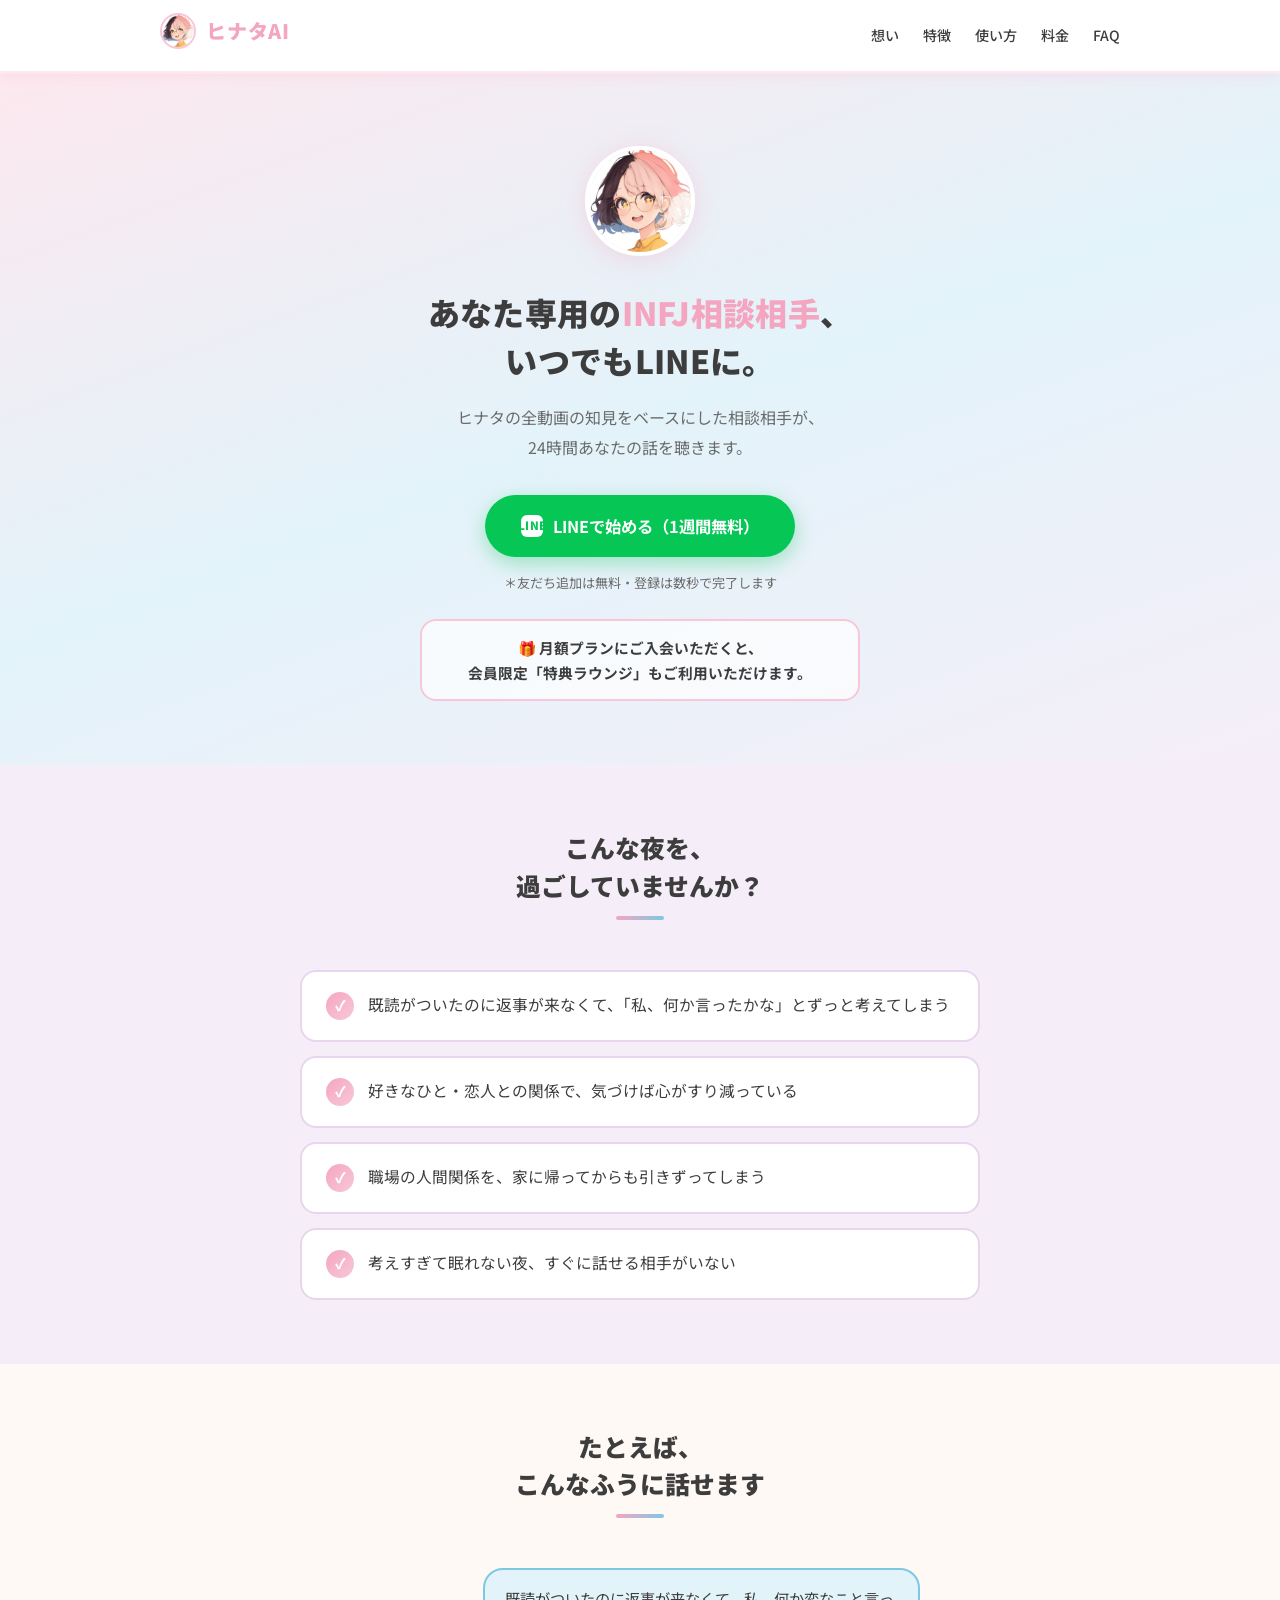
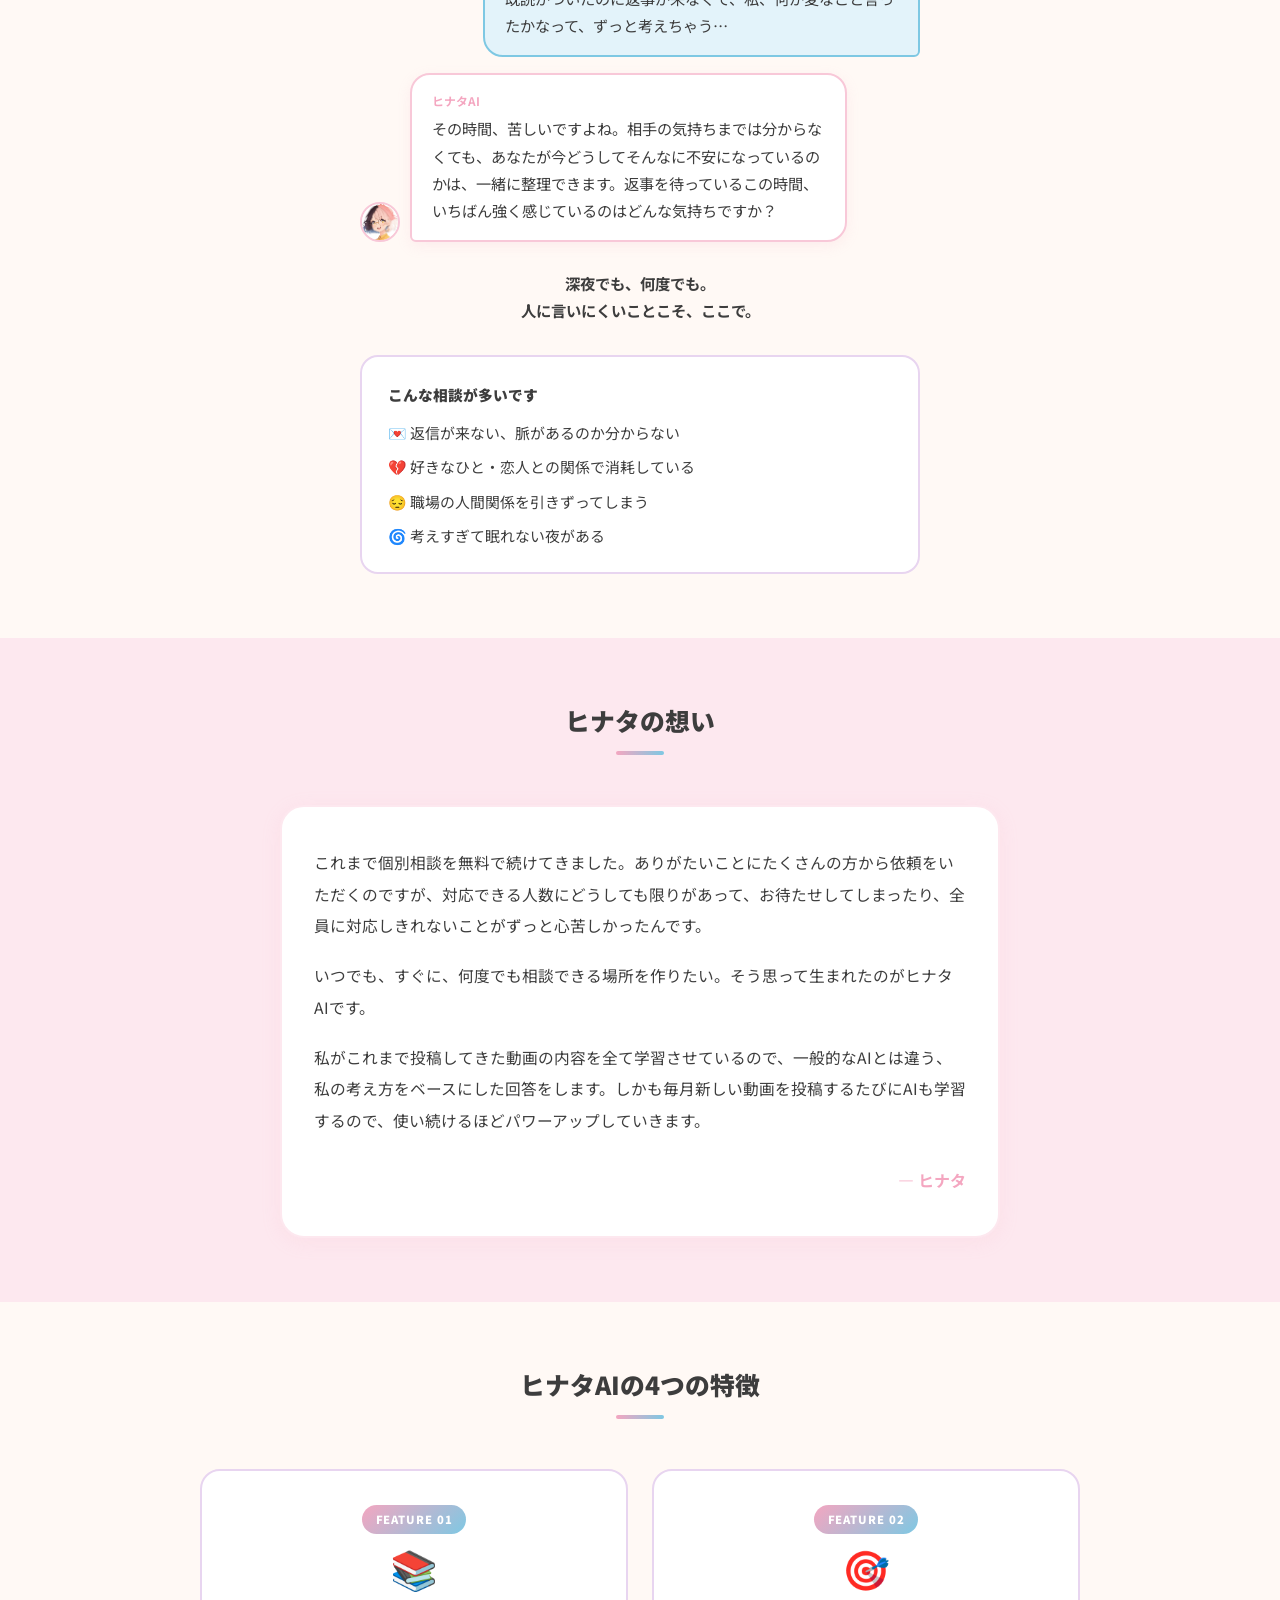
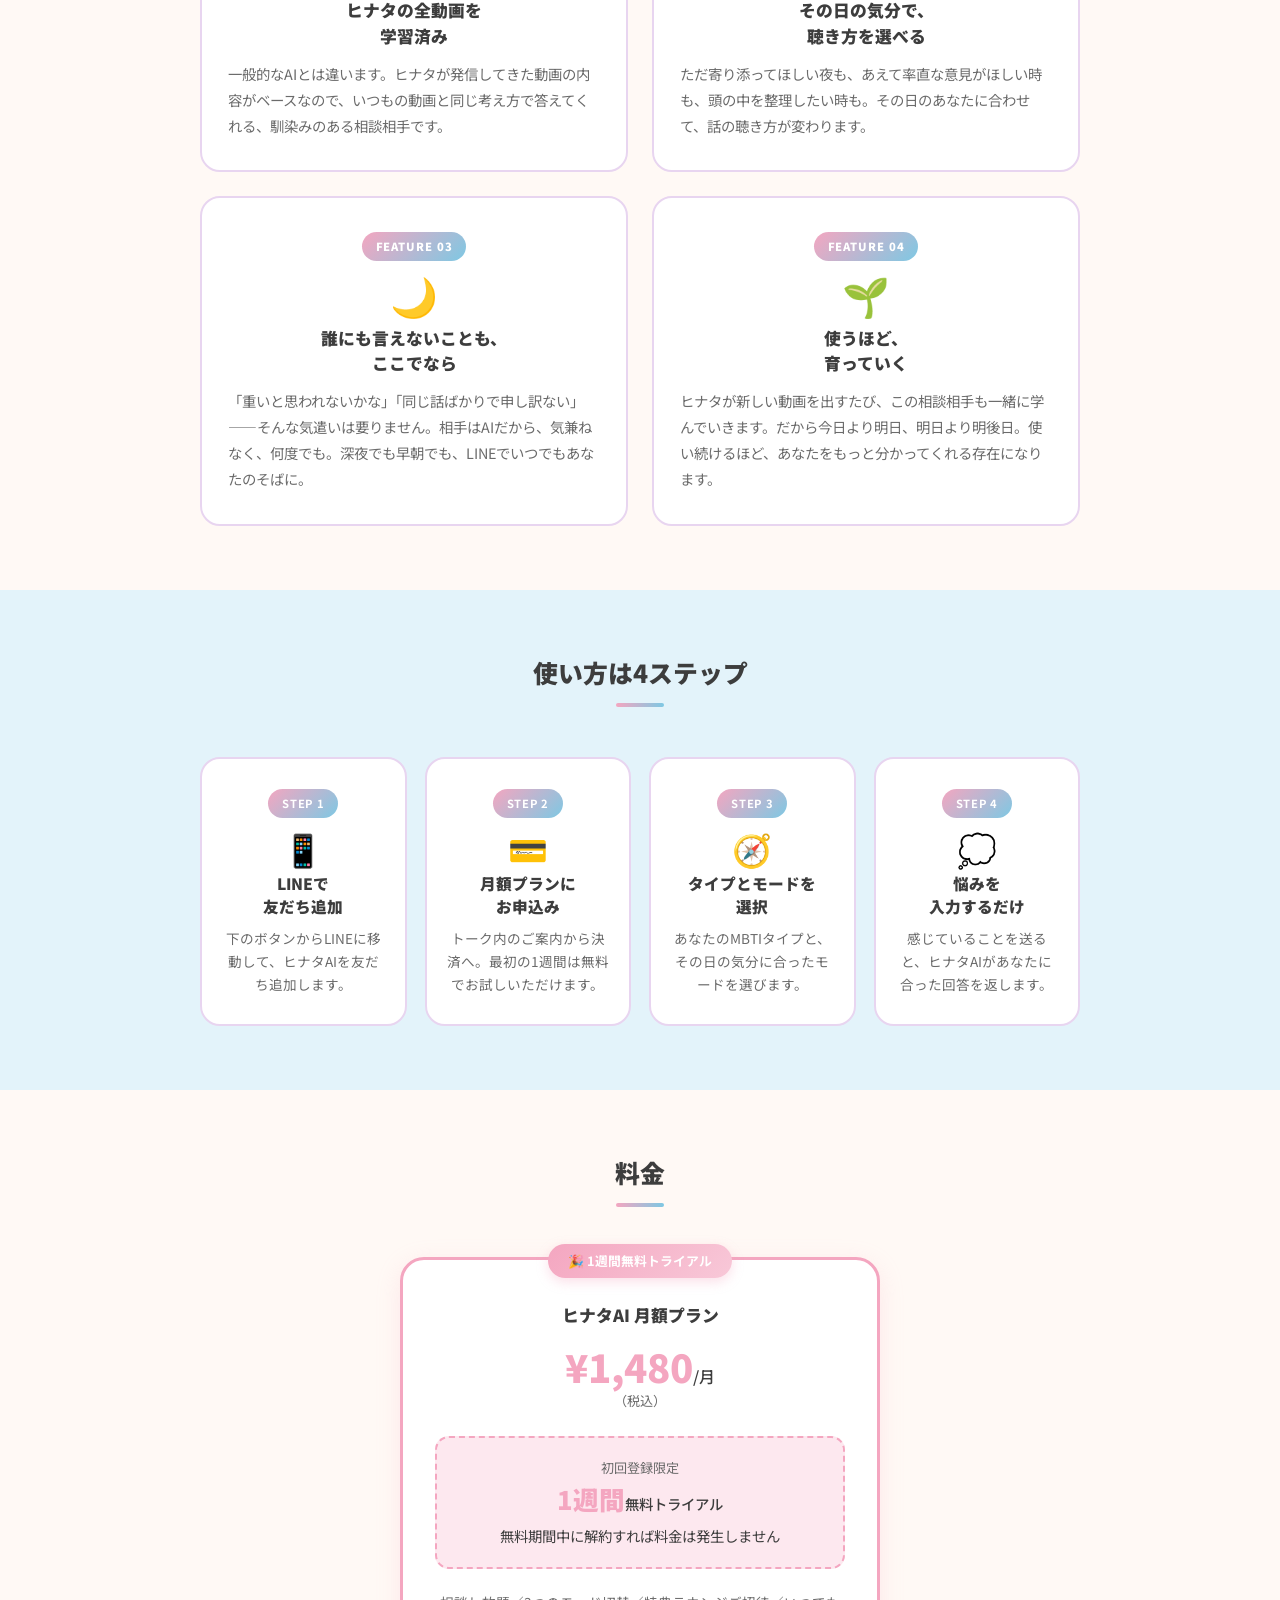
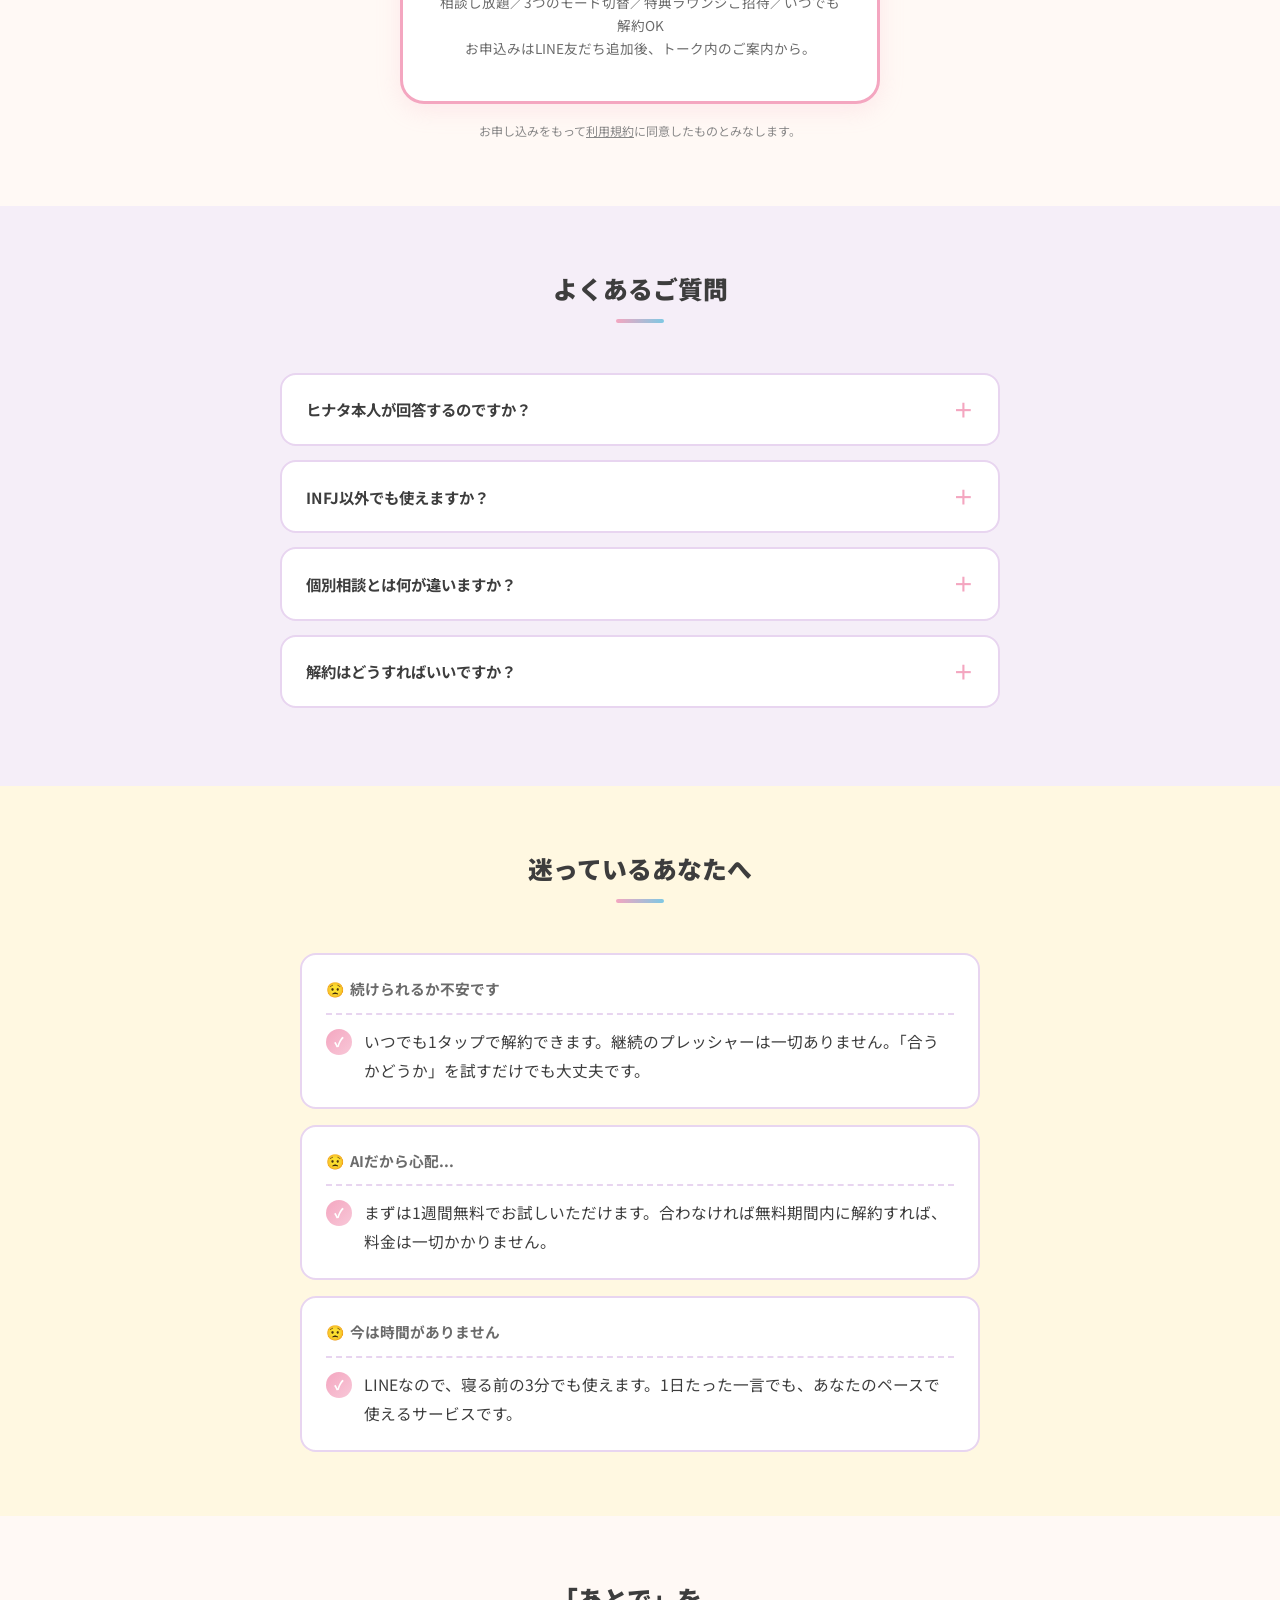
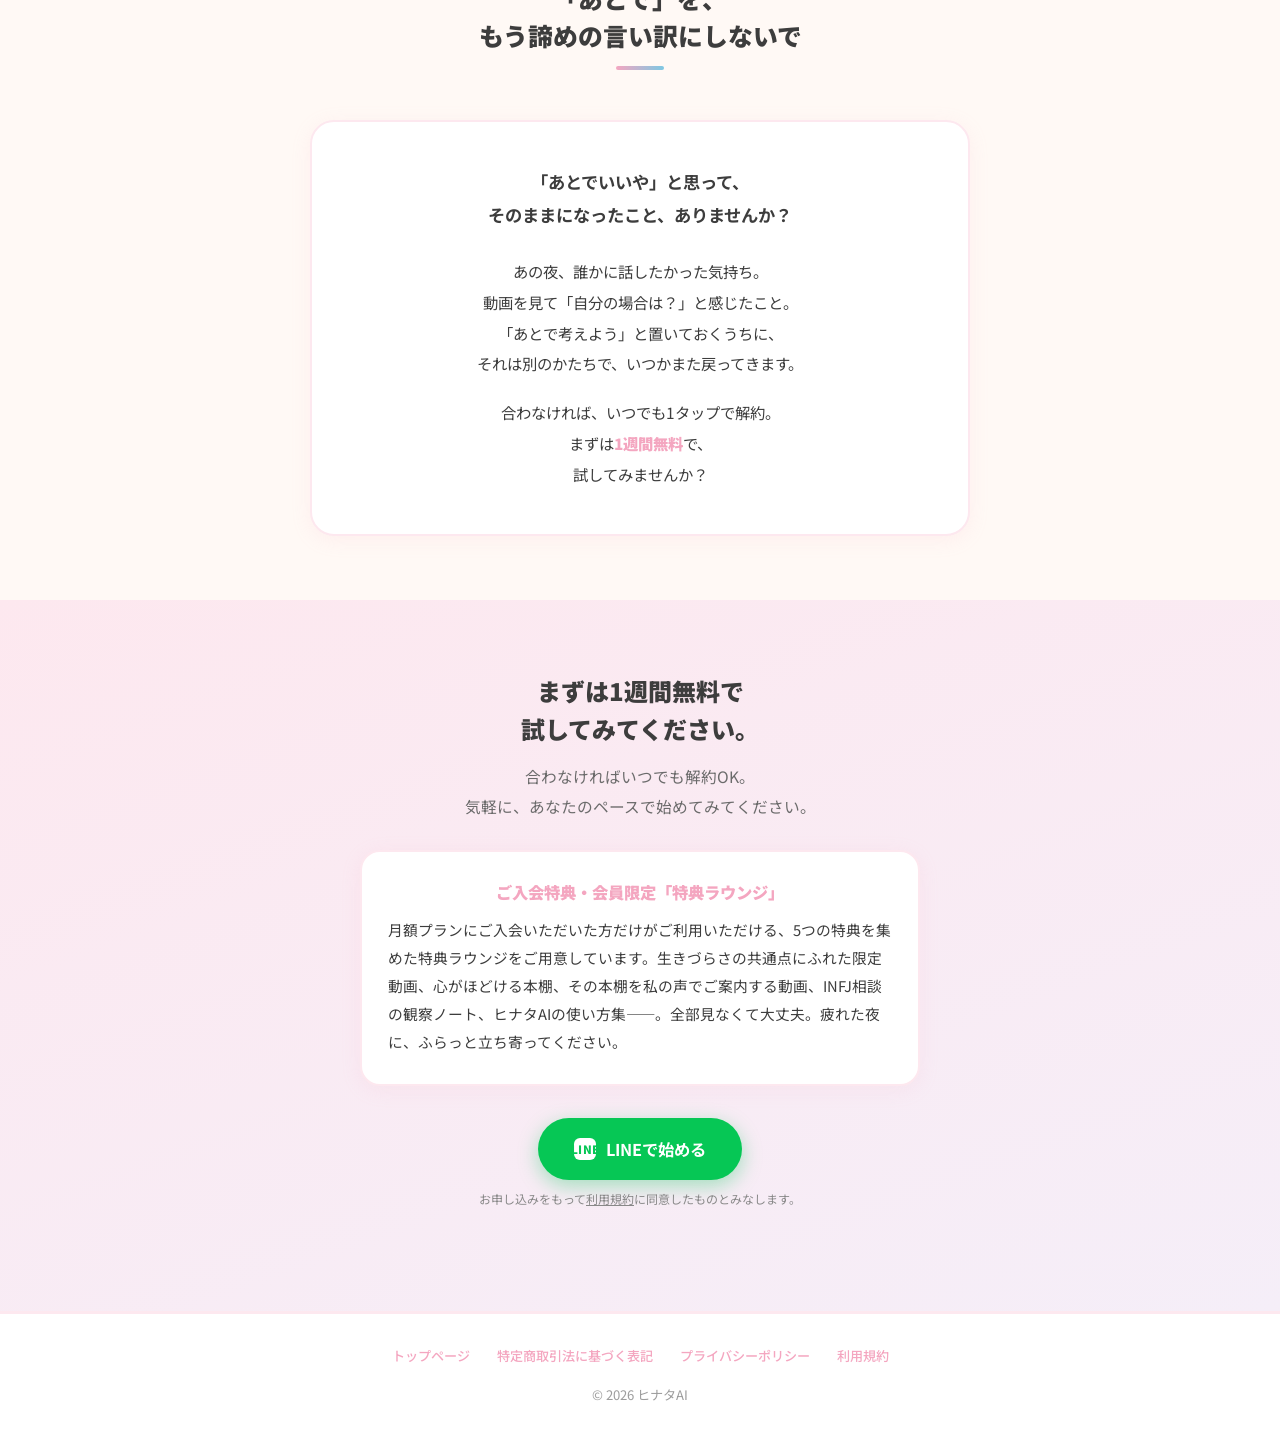
<file: index.html>
<!DOCTYPE html>
<html lang="ja">

<head>
    <meta charset="UTF-8">
    <meta name="viewport" content="width=device-width, initial-scale=1.0">
    <title>ヒナタAI - あなた専用のINFJ相談相手、いつでもLINEに。</title>
    <meta name="description"
        content="INFJ向けLINE相談相手「ヒナタAI」。ヒナタの全動画の知見をベースにしたAIが、24時間あなたの話を聴きます。1週間無料トライアルあり。">
    <meta property="og:title" content="ヒナタAI - あなた専用のINFJ相談相手、いつでもLINEに。">
    <meta property="og:description" content="ヒナタの全動画の知見をベースにした相談相手が、24時間あなたの話を聴きます。">
    <meta property="og:type" content="website">
    <meta property="og:image" content="character.jpg">
    <link rel="preconnect" href="https://fonts.googleapis.com">
    <link rel="preconnect" href="https://fonts.gstatic.com" crossorigin>
    <link href="https://fonts.googleapis.com/css2?family=Noto+Sans+JP:wght@400;500;700;900&display=swap"
        rel="stylesheet">
    <!-- Google Analytics (GA4) -->
    <script async src="https://www.googletagmanager.com/gtag/js?id=G-4488Q6ZQ8H"></script>
    <script>
        window.dataLayer = window.dataLayer || [];
        function gtag() { dataLayer.push(arguments); }
        gtag('js', new Date());
        // index.html の有無でページが分かれないよう正規化する
        gtag('config', 'G-4488Q6ZQ8H', {
            page_path: location.pathname.replace(/index\.html$/, '')
        });
    </script>
    <style>
        *,
        *::before,
        *::after {
            box-sizing: border-box;
            margin: 0;
            padding: 0
        }

        :root {
            --pink: #F4A6C0;
            --pink-light: #F8C8D8;
            --pink-pale: #FDE8EF;
            --blue: #7EC8E3;
            --blue-pale: #E3F3FA;
            --yellow: #F5D76E;
            --yellow-pale: #FFF8E1;
            --bg: #FFF9F5;
            --text: #3D3D3D;
            --text-soft: #6B6B6B;
            --lavender: #E8D5F0;
            --lavender-pale: #F5EEF8;
            --white: #FFFFFF;
            --line: #06C755;
            --line-dark: #05A648;
        }

        html {
            scroll-behavior: smooth
        }

        body {
            font-family: 'Noto Sans JP', sans-serif;
            color: var(--text);
            line-height: 1.85;
            background: var(--bg);
            -webkit-font-smoothing: antialiased;
        }

        /* ====== Header ====== */
        header {
            background: var(--white);
            position: sticky;
            top: 0;
            z-index: 100;
            box-shadow: 0 2px 12px rgba(244, 166, 192, .2);
            border-bottom: 3px solid var(--pink-pale);
        }

        .header-inner {
            max-width: 1000px;
            margin: 0 auto;
            display: flex;
            align-items: center;
            justify-content: space-between;
            padding: 12px 20px;
        }

        .logo {
            font-size: 1.25rem;
            font-weight: 900;
            letter-spacing: .04em;
            color: var(--pink);
        }

        .logo a {
            color: var(--pink);
            text-decoration: none;
            display: inline-flex;
            align-items: center;
        }

        .logo img {
            width: 36px;
            height: 36px;
            border-radius: 50%;
            margin-right: 10px;
            border: 2px solid var(--pink-light);
            object-fit: cover;
        }

        nav a {
            color: var(--text);
            text-decoration: none;
            font-size: .88rem;
            font-weight: 500;
            margin-left: 20px;
            transition: color .2s;
        }

        nav a:hover {
            color: var(--pink)
        }

        /* ====== Hero ====== */
        .hero {
            background: linear-gradient(160deg, var(--pink-pale) 0%, var(--blue-pale) 50%, var(--lavender-pale) 100%);
            text-align: center;
            padding: 72px 20px 64px;
        }

        .hero-icon {
            width: 110px;
            height: 110px;
            border-radius: 50%;
            border: 4px solid var(--white);
            box-shadow: 0 4px 24px rgba(244, 166, 192, .35);
            margin-bottom: 24px;
            object-fit: cover;
        }

        .hero h1 {
            font-size: 2rem;
            line-height: 1.5;
            margin-bottom: 18px;
            font-weight: 900;
            color: var(--text);
            letter-spacing: .01em;
        }

        .hero h1 .accent {
            color: var(--pink);
        }

        .hero .lead {
            max-width: 580px;
            margin: 0 auto 32px;
            font-size: 1rem;
            line-height: 1.9;
            color: var(--text-soft);
        }

        /* ====== Buttons ====== */
        .btn-line {
            display: inline-flex;
            align-items: center;
            justify-content: center;
            gap: 10px;
            background: var(--line);
            color: var(--white);
            padding: 16px 36px;
            border-radius: 999px;
            font-weight: 700;
            font-size: 1.02rem;
            text-decoration: none;
            border: none;
            cursor: pointer;
            box-shadow: 0 6px 20px rgba(6, 199, 85, .35);
            transition: transform .15s, box-shadow .2s, background .2s;
        }

        .btn-line:hover {
            transform: translateY(-2px);
            background: var(--line-dark);
            box-shadow: 0 8px 28px rgba(6, 199, 85, .45);
        }

        .btn-line .line-icon {
            width: 22px;
            height: 22px;
            background: var(--white);
            color: var(--line);
            border-radius: 6px;
            display: inline-flex;
            align-items: center;
            justify-content: center;
            font-size: .72rem;
            font-weight: 900;
            letter-spacing: .02em;
        }

        .btn-sub-note {
            display: block;
            margin-top: 14px;
            font-size: .82rem;
            color: var(--text-soft);
        }

        .hero-perk {
            max-width: 440px;
            margin: 24px auto 0;
            background: rgba(255, 255, 255, .7);
            border: 2px solid var(--pink-light);
            border-radius: 16px;
            padding: 14px 20px;
            font-size: .92rem;
            font-weight: 700;
            line-height: 1.7;
            color: var(--text);
        }

        /* ====== Section common ====== */
        section {
            padding: 64px 20px
        }

        .section-inner {
            max-width: 880px;
            margin: 0 auto
        }

        .section-title {
            text-align: center;
            font-size: 1.55rem;
            color: var(--text);
            font-weight: 900;
            margin-bottom: 36px;
            line-height: 1.5;
            position: relative;
            padding-bottom: 14px;
        }

        .section-title::after {
            content: '';
            display: block;
            width: 48px;
            height: 4px;
            background: linear-gradient(90deg, var(--pink), var(--blue));
            margin: 12px auto 0;
            border-radius: 4px;
        }

        .bg-blue {
            background: var(--blue-pale)
        }

        .bg-lavender {
            background: var(--lavender-pale)
        }

        .bg-yellow {
            background: var(--yellow-pale)
        }

        .bg-pink {
            background: var(--pink-pale)
        }

        /* ====== Empathy ====== */
        .empathy-list {
            display: grid;
            gap: 14px;
            max-width: 680px;
            margin: 0 auto;
        }

        .empathy-item {
            background: var(--white);
            border: 2px solid var(--lavender);
            border-radius: 16px;
            padding: 20px 24px;
            display: flex;
            align-items: flex-start;
            gap: 14px;
            font-size: .98rem;
            line-height: 1.7;
            color: var(--text);
        }

        .empathy-item .check {
            flex-shrink: 0;
            width: 28px;
            height: 28px;
            background: linear-gradient(135deg, var(--pink), var(--pink-light));
            border-radius: 50%;
            color: var(--white);
            display: flex;
            align-items: center;
            justify-content: center;
            font-weight: 900;
            font-size: .9rem;
        }

        /* ====== Chat Demo ====== */
        .chat-demo {
            max-width: 560px;
            margin: 0 auto;
            display: grid;
            gap: 16px;
        }

        .chat-row {
            display: flex;
            align-items: flex-end;
            gap: 10px;
        }

        .chat-row.user {
            justify-content: flex-end;
        }

        .chat-avatar {
            width: 40px;
            height: 40px;
            border-radius: 50%;
            border: 2px solid var(--pink-light);
            object-fit: cover;
            flex-shrink: 0;
        }

        .bubble {
            max-width: 78%;
            padding: 15px 20px;
            font-size: .95rem;
            line-height: 1.8;
            border-radius: 20px;
        }

        .bubble.user {
            background: var(--blue-pale);
            border: 2px solid var(--blue);
            color: var(--text);
            border-bottom-right-radius: 6px;
        }

        .bubble.ai {
            background: var(--white);
            border: 2px solid var(--pink-light);
            color: var(--text);
            border-bottom-left-radius: 6px;
            box-shadow: 0 4px 14px rgba(244, 166, 192, .14);
        }

        .bubble .who {
            display: block;
            font-size: .74rem;
            font-weight: 700;
            color: var(--pink);
            margin-bottom: 4px;
        }

        .bubble.user .who {
            color: var(--blue);
        }

        .chat-note {
            text-align: center;
            margin: 28px auto 0;
            font-size: .96rem;
            font-weight: 700;
            color: var(--text);
            line-height: 1.8;
        }

        .chat-cases {
            max-width: 560px;
            margin: 30px auto 0;
            background: var(--white);
            border: 2px solid var(--lavender);
            border-radius: 18px;
            padding: 24px 26px;
        }

        .chat-cases .cases-title {
            font-size: .92rem;
            font-weight: 900;
            color: var(--text);
            margin-bottom: 12px;
        }

        .chat-cases ul {
            list-style: none;
            display: grid;
            gap: 9px;
        }

        .chat-cases li {
            font-size: .93rem;
            line-height: 1.7;
            color: var(--text);
        }

        /* ====== Story ====== */
        .story-block {
            background: var(--white);
            border: 2px solid var(--pink-pale);
            border-radius: 24px;
            padding: 40px 32px;
            max-width: 720px;
            margin: 0 auto;
            box-shadow: 0 4px 20px rgba(244, 166, 192, .12);
        }

        .story-block p {
            font-size: .98rem;
            line-height: 2;
            color: var(--text);
            margin-bottom: 1.2em;
        }

        .story-block p:last-child {
            margin-bottom: 0
        }

        .story-block .signature {
            text-align: right;
            margin-top: 28px;
            color: var(--pink);
            font-weight: 700;
            font-size: 1rem;
        }

        /* ====== Features ====== */
        .features-grid {
            display: grid;
            grid-template-columns: repeat(2, 1fr);
            gap: 24px;
        }

        .feature-card {
            background: var(--white);
            border: 2px solid var(--lavender);
            border-radius: 20px;
            padding: 32px 26px;
            text-align: center;
            transition: transform .2s, box-shadow .2s;
        }

        .feature-card:hover {
            transform: translateY(-3px);
            box-shadow: 0 6px 20px rgba(232, 213, 240, .35)
        }

        .feature-card .num {
            display: inline-block;
            background: linear-gradient(135deg, var(--pink), var(--blue));
            color: var(--white);
            font-size: .7rem;
            font-weight: 900;
            padding: 4px 14px;
            border-radius: 20px;
            margin-bottom: 14px;
            letter-spacing: .08em;
        }

        .feature-card .icon {
            font-size: 2.4rem;
            margin-bottom: 12px;
            line-height: 1;
        }

        .feature-card h3 {
            color: var(--text);
            margin-bottom: 12px;
            font-size: 1.05rem;
            font-weight: 900;
            line-height: 1.5;
        }

        .feature-card p {
            font-size: .9rem;
            color: var(--text-soft);
            line-height: 1.8;
            text-align: left;
        }

        /* ====== Flow ====== */
        .flow-steps {
            display: grid;
            grid-template-columns: repeat(auto-fit, minmax(190px, 1fr));
            gap: 18px;
            counter-reset: step;
        }

        .flow-step {
            background: var(--white);
            border-radius: 20px;
            padding: 28px 20px;
            border: 2px solid var(--lavender);
            text-align: center;
            position: relative;
            transition: transform .2s;
        }

        .flow-step:hover {
            transform: translateY(-3px)
        }

        .flow-step::before {
            counter-increment: step;
            content: 'STEP ' counter(step);
            display: inline-block;
            background: linear-gradient(135deg, var(--pink), var(--blue));
            color: var(--white);
            font-size: .7rem;
            font-weight: 700;
            padding: 4px 14px;
            border-radius: 20px;
            margin-bottom: 14px;
            letter-spacing: .06em;
        }

        .flow-step .icon {
            font-size: 2rem;
            margin-bottom: 8px;
            line-height: 1;
        }

        .flow-step h3 {
            color: var(--text);
            font-size: .98rem;
            margin-bottom: 8px;
            font-weight: 900;
            line-height: 1.5;
        }

        .flow-step p {
            font-size: .85rem;
            color: var(--text-soft);
            line-height: 1.7
        }

        /* ====== Pricing ====== */
        .pricing-card {
            background: var(--white);
            border: 3px solid var(--pink);
            border-radius: 24px;
            padding: 40px 32px;
            max-width: 480px;
            margin: 0 auto;
            text-align: center;
            position: relative;
            box-shadow: 0 6px 24px rgba(244, 166, 192, .2);
        }

        .pricing-card::before {
            content: '🎉 1週間無料トライアル';
            position: absolute;
            top: -16px;
            left: 50%;
            transform: translateX(-50%);
            background: linear-gradient(135deg, var(--pink), var(--pink-light));
            color: var(--white);
            font-size: .8rem;
            font-weight: 700;
            padding: 5px 20px;
            border-radius: 20px;
            white-space: nowrap;
            box-shadow: 0 4px 12px rgba(244, 166, 192, .35);
        }

        .pricing-card h3 {
            color: var(--text);
            font-size: 1.05rem;
            margin-bottom: 12px;
            font-weight: 900;
        }

        .pricing-card .price-main {
            font-size: 2.4rem;
            font-weight: 900;
            color: var(--pink);
            line-height: 1.2;
        }

        .pricing-card .price-main small {
            font-size: 1rem;
            font-weight: 500;
            color: var(--text);
        }

        .pricing-card .price-tax {
            font-size: .82rem;
            color: var(--text-soft);
            margin-bottom: 22px;
        }

        .coupon-box {
            background: var(--pink-pale);
            border: 2px dashed var(--pink);
            border-radius: 14px;
            padding: 18px 20px;
            margin: 18px 0 22px;
        }

        .coupon-box .coupon-label {
            font-size: .82rem;
            color: var(--text-soft);
            margin-bottom: 4px;
        }

        .coupon-box .coupon-price {
            font-size: 1.6rem;
            font-weight: 900;
            color: var(--pink);
            line-height: 1.2;
        }

        .coupon-box .coupon-price small {
            font-size: .9rem;
            color: var(--text);
            font-weight: 500;
        }

        .coupon-box .coupon-code {
            margin-top: 8px;
            font-size: .9rem;
            color: var(--text);
        }

        .coupon-box .coupon-code strong {
            display: inline-block;
            background: var(--white);
            border: 2px solid var(--pink);
            border-radius: 6px;
            padding: 2px 12px;
            margin-left: 6px;
            color: var(--pink);
            font-weight: 900;
            letter-spacing: .12em;
            font-size: .98rem;
        }

        .pricing-card .note {
            font-size: .85rem;
            color: var(--text-soft);
            line-height: 1.7;
        }

        /* ====== FAQ ====== */
        .faq-list {
            max-width: 720px;
            margin: 0 auto;
        }

        .faq-item {
            background: var(--white);
            border: 2px solid var(--lavender);
            border-radius: 16px;
            margin-bottom: 14px;
            overflow: hidden;
        }

        .faq-q {
            padding: 18px 24px;
            font-weight: 700;
            color: var(--text);
            cursor: pointer;
            display: flex;
            justify-content: space-between;
            align-items: center;
            font-size: .96rem;
            line-height: 1.6;
            user-select: none;
        }

        .faq-q::after {
            content: '＋';
            font-size: 1.3rem;
            color: var(--pink);
            flex-shrink: 0;
            margin-left: 12px;
            transition: transform .25s;
        }

        .faq-item.open .faq-q::after {
            content: '－'
        }

        .faq-a {
            max-height: 0;
            overflow: hidden;
            transition: max-height .35s ease, padding .35s ease;
            padding: 0 24px;
            font-size: .92rem;
            color: var(--text-soft);
            line-height: 1.85;
        }

        .faq-item.open .faq-a {
            max-height: 400px;
            padding: 0 24px 20px
        }

        /* ====== Worry Resolution (B) ====== */
        .worry-list {
            display: grid;
            gap: 16px;
            max-width: 680px;
            margin: 0 auto;
        }

        .worry-card {
            background: var(--white);
            border: 2px solid var(--lavender);
            border-radius: 16px;
            padding: 22px 24px;
        }

        .worry-q {
            color: var(--text-soft);
            font-size: .92rem;
            font-weight: 700;
            margin-bottom: 12px;
            padding-bottom: 12px;
            border-bottom: 2px dashed var(--lavender);
            line-height: 1.6;
        }

        .worry-q::before {
            content: '😟';
            margin-right: 6px;
        }

        .worry-a {
            color: var(--text);
            font-size: .98rem;
            line-height: 1.85;
            display: flex;
            gap: 12px;
            align-items: flex-start;
        }

        .worry-a::before {
            content: '✓';
            flex-shrink: 0;
            width: 26px;
            height: 26px;
            background: linear-gradient(135deg, var(--pink), var(--pink-light));
            border-radius: 50%;
            color: var(--white);
            display: inline-flex;
            align-items: center;
            justify-content: center;
            font-weight: 900;
            font-size: .82rem;
            margin-top: 2px;
        }

        /* ====== Gentle Push (A) ====== */
        .gentle-push-block {
            background: var(--white);
            border: 2px solid var(--pink-pale);
            border-radius: 24px;
            padding: 44px 36px;
            max-width: 660px;
            margin: 0 auto;
            text-align: center;
            box-shadow: 0 4px 20px rgba(244, 166, 192, .12);
        }

        .gentle-push-block .lead {
            font-size: 1.08rem;
            line-height: 1.9;
            color: var(--text);
            margin-bottom: 1.4em;
            font-weight: 700;
        }

        .gentle-push-block p {
            font-size: .96rem;
            line-height: 2;
            color: var(--text);
            margin-bottom: 1.2em;
        }

        .gentle-push-block p:last-child {
            margin-bottom: 0;
        }

        .gentle-push-block strong {
            color: var(--pink);
            font-weight: 900;
        }

        /* ====== Final CTA ====== */
        .final-cta {
            background: linear-gradient(160deg, var(--pink-pale) 0%, var(--lavender-pale) 100%);
            text-align: center;
            padding: 72px 20px;
        }

        .final-cta h2 {
            font-size: 1.5rem;
            font-weight: 900;
            color: var(--text);
            margin-bottom: 14px;
            line-height: 1.6;
        }

        .final-cta p {
            color: var(--text-soft);
            font-size: .98rem;
            margin-bottom: 28px;
            line-height: 1.9;
        }

        .cta-perk {
            background: var(--white);
            border: 2px solid var(--pink-pale);
            border-radius: 20px;
            padding: 28px 26px;
            max-width: 560px;
            margin: 0 auto 32px;
            text-align: left;
            box-shadow: 0 4px 20px rgba(244, 166, 192, .12);
        }

        .cta-perk h3 {
            font-size: 1.02rem;
            font-weight: 900;
            color: var(--pink);
            margin-bottom: 12px;
            text-align: center;
            line-height: 1.5;
        }

        .cta-perk p {
            font-size: .92rem;
            color: var(--text);
            line-height: 1.9;
            margin-bottom: 0;
        }

        .final-cta .coupon-inline {
            margin-top: 16px;
            font-size: .88rem;
            color: var(--text);
        }

        .final-cta .coupon-inline strong {
            display: inline-block;
            background: var(--white);
            border: 2px solid var(--pink);
            border-radius: 6px;
            padding: 2px 12px;
            margin-left: 6px;
            color: var(--pink);
            font-weight: 900;
            letter-spacing: .12em;
        }

        /* ====== Footer ====== */
        footer {
            background: var(--white);
            color: var(--text);
            text-align: center;
            padding: 28px 20px;
            font-size: .82rem;
            border-top: 3px solid var(--pink-pale);
        }

        footer a {
            color: var(--pink);
            text-decoration: none;
            margin: 0 12px;
            font-weight: 500;
        }

        footer a:hover {
            text-decoration: underline
        }

        footer .footer-links {
            margin-bottom: 12px;
            line-height: 2.2;
        }

        footer .copy {
            opacity: .5
        }

        /* ====== Responsive ====== */
        @media(max-width:600px) {
            .header-inner {
                flex-direction: column;
                gap: 8px;
                padding: 10px 16px;
            }

            nav a {
                margin-left: 10px;
                margin-right: 4px;
                font-size: .8rem;
            }

            .hero {
                padding: 56px 18px 52px
            }

            .hero h1 {
                font-size: 1.55rem
            }

            .hero .lead {
                font-size: .94rem
            }

            .hero-icon {
                width: 92px;
                height: 92px
            }

            .btn-line {
                padding: 14px 28px;
                font-size: .96rem;
                width: 100%;
                max-width: 320px;
            }

            section {
                padding: 48px 16px
            }

            .section-title {
                font-size: 1.3rem
            }

            .story-block {
                padding: 28px 22px
            }

            .bubble {
                max-width: 80%;
                font-size: .9rem;
                padding: 13px 16px;
            }

            .chat-avatar {
                width: 34px;
                height: 34px;
            }

            .chat-cases {
                padding: 20px 20px
            }

            .empathy-item {
                padding: 16px 18px;
                font-size: .92rem;
                gap: 12px;
            }

            .pricing-card {
                padding: 32px 22px
            }

            .pricing-card .price-main {
                font-size: 2rem
            }

            .features-grid {
                grid-template-columns: 1fr
            }

            .feature-card {
                padding: 26px 22px
            }

            .worry-card {
                padding: 18px 20px
            }

            .worry-a {
                font-size: .92rem
            }

            .gentle-push-block {
                padding: 30px 22px
            }

            .gentle-push-block .lead {
                font-size: 1rem
            }

            .gentle-push-block p {
                font-size: .92rem
            }

            .final-cta h2 {
                font-size: 1.2rem
            }

            .hero-perk {
                font-size: .86rem;
                padding: 12px 16px;
            }

            .cta-perk {
                padding: 22px 20px
            }

            .cta-perk p {
                font-size: .88rem
            }
        }
    </style>
</head>

<body>

    <!-- ====== Header ====== -->
    <header>
        <div class="header-inner">
            <div class="logo">
                <a href="index.html">
                    <img src="character.jpg" alt="ヒナタAI">ヒナタAI
                </a>
            </div>
            <nav>
                <a href="#story">想い</a>
                <a href="#features">特徴</a>
                <a href="#flow">使い方</a>
                <a href="#pricing">料金</a>
                <a href="#faq">FAQ</a>
            </nav>
        </div>
    </header>

    <!-- ====== Hero ====== -->
    <section class="hero">
        <img src="character.jpg" alt="ヒナタAI" class="hero-icon">
        <h1>あなた専用の<span class="accent">INFJ相談相手</span>、<br>いつでもLINEに。</h1>
        <p class="lead">ヒナタの全動画の知見をベースにした相談相手が、<br>24時間あなたの話を聴きます。</p>
        <a href="https://lin.ee/6h3NBXu" class="btn-line" data-cta="hero" target="_blank" rel="noopener">
            <span class="line-icon">LINE</span>
            LINEで始める（1週間無料）
        </a>
        <span class="btn-sub-note">＊友だち追加は無料・登録は数秒で完了します</span>
        <p class="hero-perk">🎁 月額プランにご入会いただくと、<br>会員限定「特典ラウンジ」もご利用いただけます。</p>
    </section>

    <!-- ====== Empathy ====== -->
    <section class="bg-lavender">
        <div class="section-inner">
            <h2 class="section-title">こんな夜を、<br>過ごしていませんか？</h2>
            <div class="empathy-list">
                <div class="empathy-item">
                    <span class="check">✓</span>
                    <span>既読がついたのに返事が来なくて、「私、何か言ったかな」とずっと考えてしまう</span>
                </div>
                <div class="empathy-item">
                    <span class="check">✓</span>
                    <span>好きなひと・恋人との関係で、気づけば心がすり減っている</span>
                </div>
                <div class="empathy-item">
                    <span class="check">✓</span>
                    <span>職場の人間関係を、家に帰ってからも引きずってしまう</span>
                </div>
                <div class="empathy-item">
                    <span class="check">✓</span>
                    <span>考えすぎて眠れない夜、すぐに話せる相手がいない</span>
                </div>
            </div>
        </div>
    </section>

    <!-- ====== Chat Demo ====== -->
    <section>
        <div class="section-inner">
            <h2 class="section-title">たとえば、<br>こんなふうに話せます</h2>
            <div class="chat-demo">
                <div class="chat-row user">
                    <div class="bubble user">既読がついたのに返事が来なくて、私、何か変なこと言ったかなって、ずっと考えちゃう…</div>
                </div>
                <div class="chat-row ai">
                    <img src="character.jpg" alt="ヒナタAI" class="chat-avatar">
                    <div class="bubble ai"><span class="who">ヒナタAI</span>その時間、苦しいですよね。相手の気持ちまでは分からなくても、あなたが今どうしてそんなに不安になっているのかは、一緒に整理できます。返事を待っているこの時間、いちばん強く感じているのはどんな気持ちですか？</div>
                </div>
            </div>
            <p class="chat-note">深夜でも、何度でも。<br>人に言いにくいことこそ、ここで。</p>
            <div class="chat-cases">
                <p class="cases-title">こんな相談が多いです</p>
                <ul>
                    <li>💌 返信が来ない、脈があるのか分からない</li>
                    <li>💔 好きなひと・恋人との関係で消耗している</li>
                    <li>😔 職場の人間関係を引きずってしまう</li>
                    <li>🌀 考えすぎて眠れない夜がある</li>
                </ul>
            </div>
        </div>
    </section>

    <!-- ====== Story ====== -->
    <section id="story" class="bg-pink">
        <div class="section-inner">
            <h2 class="section-title">ヒナタの想い</h2>
            <div class="story-block">
                <p>これまで個別相談を無料で続けてきました。ありがたいことにたくさんの方から依頼をいただくのですが、対応できる人数にどうしても限りがあって、お待たせしてしまったり、全員に対応しきれないことがずっと心苦しかったんです。</p>
                <p>いつでも、すぐに、何度でも相談できる場所を作りたい。そう思って生まれたのがヒナタAIです。</p>
                <p>私がこれまで投稿してきた動画の内容を全て学習させているので、一般的なAIとは違う、私の考え方をベースにした回答をします。しかも毎月新しい動画を投稿するたびにAIも学習するので、使い続けるほどパワーアップしていきます。</p>
                <p class="signature">— ヒナタ</p>
            </div>
        </div>
    </section>

    <!-- ====== Features ====== -->
    <section id="features">
        <div class="section-inner">
            <h2 class="section-title">ヒナタAIの4つの特徴</h2>
            <div class="features-grid">
                <div class="feature-card">
                    <span class="num">FEATURE 01</span>
                    <div class="icon">📚</div>
                    <h3>ヒナタの全動画を<br>学習済み</h3>
                    <p>一般的なAIとは違います。ヒナタが発信してきた動画の内容がベースなので、いつもの動画と同じ考え方で答えてくれる、馴染みのある相談相手です。</p>
                </div>
                <div class="feature-card">
                    <span class="num">FEATURE 02</span>
                    <div class="icon">🎯</div>
                    <h3>その日の気分で、<br>聴き方を選べる</h3>
                    <p>ただ寄り添ってほしい夜も、あえて率直な意見がほしい時も、頭の中を整理したい時も。その日のあなたに合わせて、話の聴き方が変わります。</p>
                </div>
                <div class="feature-card">
                    <span class="num">FEATURE 03</span>
                    <div class="icon">🌙</div>
                    <h3>誰にも言えないことも、<br>ここでなら</h3>
                    <p>「重いと思われないかな」「同じ話ばかりで申し訳ない」——そんな気遣いは要りません。相手はAIだから、気兼ねなく、何度でも。深夜でも早朝でも、LINEでいつでもあなたのそばに。</p>
                </div>
                <div class="feature-card">
                    <span class="num">FEATURE 04</span>
                    <div class="icon">🌱</div>
                    <h3>使うほど、<br>育っていく</h3>
                    <p>ヒナタが新しい動画を出すたび、この相談相手も一緒に学んでいきます。だから今日より明日、明日より明後日。使い続けるほど、あなたをもっと分かってくれる存在になります。</p>
                </div>
            </div>
        </div>
    </section>

    <!-- ====== Flow ====== -->
    <section id="flow" class="bg-blue">
        <div class="section-inner">
            <h2 class="section-title">使い方は4ステップ</h2>
            <div class="flow-steps">
                <div class="flow-step">
                    <div class="icon">📱</div>
                    <h3>LINEで<br>友だち追加</h3>
                    <p>下のボタンからLINEに移動して、ヒナタAIを友だち追加します。</p>
                </div>
                <div class="flow-step">
                    <div class="icon">💳</div>
                    <h3>月額プランに<br>お申込み</h3>
                    <p>トーク内のご案内から決済へ。最初の1週間は無料でお試しいただけます。</p>
                </div>
                <div class="flow-step">
                    <div class="icon">🧭</div>
                    <h3>タイプとモードを<br>選択</h3>
                    <p>あなたのMBTIタイプと、その日の気分に合ったモードを選びます。</p>
                </div>
                <div class="flow-step">
                    <div class="icon">💭</div>
                    <h3>悩みを<br>入力するだけ</h3>
                    <p>感じていることを送ると、ヒナタAIがあなたに合った回答を返します。</p>
                </div>
            </div>
        </div>
    </section>

    <!-- ====== Pricing ====== -->
    <section id="pricing">
        <div class="section-inner">
            <h2 class="section-title">料金</h2>
            <div class="pricing-card">
                <h3>ヒナタAI 月額プラン</h3>
                <div class="price-main">¥1,480<small>/月</small></div>
                <div class="price-tax">（税込）</div>

                <div class="coupon-box">
                    <div class="coupon-label">初回登録限定</div>
                    <div class="coupon-price">1週間<small>無料トライアル</small></div>
                    <div class="coupon-code">無料期間中に解約すれば料金は発生しません</div>
                </div>

                <p class="note">
                    相談し放題／3つのモード切替／特典ラウンジご招待／いつでも解約OK<br>
                    お申込みはLINE友だち追加後、トーク内のご案内から。
                </p>
            </div>
            <p style="font-size: 12px; color: #888; margin-top: 16px; text-align: center;">
                お申し込みをもって<a href="terms.html" style="color: #888; text-decoration: underline;">利用規約</a>に同意したものとみなします。
            </p>
        </div>
    </section>

    <!-- ====== FAQ ====== -->
    <section id="faq" class="bg-lavender">
        <div class="section-inner">
            <h2 class="section-title">よくあるご質問</h2>
            <div class="faq-list">
                <div class="faq-item">
                    <div class="faq-q">ヒナタ本人が回答するのですか？</div>
                    <div class="faq-a">回答するのはAIです。ただし、ヒナタの全動画の内容を学習しているため、ヒナタの考え方や視点をベースにした回答が返ってきます。一般的なAIとは違う、いつもの動画と同じ温度感の相談相手だと思っていただければ。</div>
                </div>
                <div class="faq-item">
                    <div class="faq-q">INFJ以外でも使えますか？</div>
                    <div class="faq-a">全16タイプに対応しています。ただし、学習元の動画はINFJ向け中心なので、INFJの方が一番相性が良い設計になっています。</div>
                </div>
                <div class="faq-item">
                    <div class="faq-q">個別相談とは何が違いますか？</div>
                    <div class="faq-a">個別相談はヒナタ本人との対話ですが、枠や日程に限りがあります。ヒナタAIはAIによる回答ですが、いつでも・何度でも・好きなタイミングで相談できるのが大きな違いです。</div>
                </div>
                <div class="faq-item">
                    <div class="faq-q">解約はどうすればいいですか？</div>
                    <div class="faq-a">LINEのトーク画面からいつでも手続きできます。「解約」とメッセージを送るだけで完了します。引き止めや手続きの煩雑さはありません。</div>
                </div>
            </div>
        </div>
    </section>

    <!-- ====== Worry Resolution (B) ====== -->
    <section class="bg-yellow">
        <div class="section-inner">
            <h2 class="section-title">迷っているあなたへ</h2>
            <div class="worry-list">
                <div class="worry-card">
                    <div class="worry-q">続けられるか不安です</div>
                    <div class="worry-a">いつでも1タップで解約できます。継続のプレッシャーは一切ありません。「合うかどうか」を試すだけでも大丈夫です。</div>
                </div>
                <div class="worry-card">
                    <div class="worry-q">AIだから心配...</div>
                    <div class="worry-a">まずは1週間無料でお試しいただけます。合わなければ無料期間内に解約すれば、料金は一切かかりません。</div>
                </div>
                <div class="worry-card">
                    <div class="worry-q">今は時間がありません</div>
                    <div class="worry-a">LINEなので、寝る前の3分でも使えます。1日たった一言でも、あなたのペースで使えるサービスです。</div>
                </div>
            </div>
        </div>
    </section>

    <!-- ====== Gentle Push (A) ====== -->
    <section>
        <div class="section-inner">
            <h2 class="section-title">「あとで」を、<br>もう諦めの言い訳にしないで</h2>
            <div class="gentle-push-block">
                <p class="lead">「あとでいいや」と思って、<br>そのままになったこと、ありませんか？</p>
                <p>あの夜、誰かに話したかった気持ち。<br>動画を見て「自分の場合は？」と感じたこと。<br>「あとで考えよう」と置いておくうちに、<br>それは別のかたちで、いつかまた戻ってきます。</p>
                <p>合わなければ、いつでも1タップで解約。<br>まずは<strong>1週間無料</strong>で、<br>試してみませんか？</p>
            </div>
        </div>
    </section>

    <!-- ====== Final CTA ====== -->
    <section class="final-cta">
        <h2>まずは1週間無料で<br>試してみてください。</h2>
        <p>合わなければいつでも解約OK。<br>気軽に、あなたのペースで始めてみてください。</p>
        <div class="cta-perk">
            <h3>ご入会特典・会員限定「特典ラウンジ」</h3>
            <p>月額プランにご入会いただいた方だけがご利用いただける、5つの特典を集めた特典ラウンジをご用意しています。生きづらさの共通点にふれた限定動画、心がほどける本棚、その本棚を私の声でご案内する動画、INFJ相談の観察ノート、ヒナタAIの使い方集——。全部見なくて大丈夫。疲れた夜に、ふらっと立ち寄ってください。</p>
        </div>
        <a href="https://lin.ee/6h3NBXu" class="btn-line" data-cta="final" target="_blank" rel="noopener">
            <span class="line-icon">LINE</span>
            LINEで始める
        </a>
        <p style="font-size: 12px; color: #888; margin-top: 8px;">
            お申し込みをもって<a href="terms.html" style="color: #888; text-decoration: underline;">利用規約</a>に同意したものとみなします。
        </p>
    </section>

    <!-- ====== Footer ====== -->
    <footer>
        <div class="footer-links">
            <a href="index.html">トップページ</a>
            <a href="tokushoho.html">特定商取引法に基づく表記</a>
            <a href="policy.html">プライバシーポリシー</a>
            <a href="terms.html">利用規約</a>
        </div>
        <p class="copy">&copy; 2026 ヒナタAI</p>
    </footer>

    <script>
        document.querySelectorAll('.faq-q').forEach(q => {
            q.addEventListener('click', () => q.parentElement.classList.toggle('open'));
        });

        document.querySelectorAll('.btn-line[data-cta]').forEach(btn => {
            btn.addEventListener('click', () => {
                gtag('event', 'line_cta_click', { cta_position: btn.dataset.cta });
            });
        });
    </script>
</body>

</html>
</file>
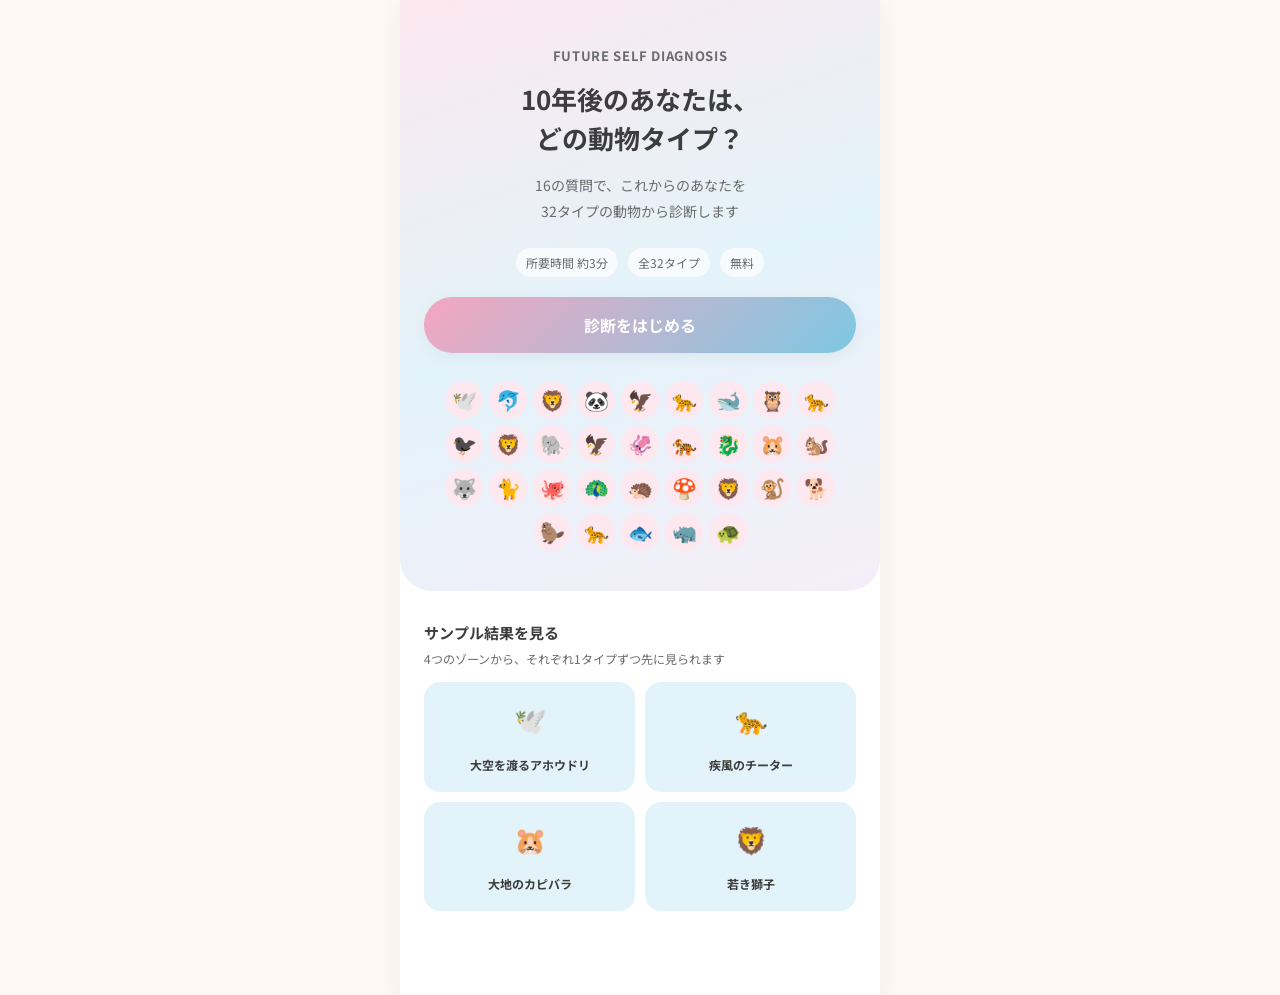
<file: future-self/index.html>
<!DOCTYPE html>
<html lang="ja">
<head>
<meta charset="UTF-8">
<meta name="viewport" content="width=device-width, initial-scale=1.0">
<title>10年後のあなた診断｜32の動物タイプでみる、これからのあなた</title>
<meta name="description" content="16の質問で、10年後のあなたを32の動物タイプから診断します。">
<link rel="preconnect" href="https://fonts.googleapis.com">
<link href="https://fonts.googleapis.com/css2?family=Noto+Sans+JP:wght@400;500;700;900&display=swap" rel="stylesheet">
<link rel="stylesheet" href="style.css">
</head>
<body>

<div id="app">

  <!-- ① ランディング -->
  <section id="screen-home" class="screen">
    <div class="home-hero">
      <div class="eyebrow">FUTURE SELF DIAGNOSIS</div>
      <h1>10年後のあなたは、<br>どの動物タイプ？</h1>
      <p>16の質問で、これからのあなたを<br>32タイプの動物から診断します</p>
      <div class="stat-row">
        <span>所要時間 約3分</span>
        <span>全32タイプ</span>
        <span>無料</span>
      </div>
      <button type="button" class="btn btn-primary" id="start-diagnose-btn">診断をはじめる</button>
      <div class="animal-peek" id="animal-peek"></div>
    </div>

    <div class="section-title">サンプル結果を見る
      <span class="sub">4つのゾーンから、それぞれ1タイプずつ先に見られます</span>
    </div>
    <div class="sample-grid" id="sample-grid"></div>
  </section>

  <!-- ② 診断画面 -->
  <section id="screen-diagnose" class="screen hidden">
    <div class="progress-wrap">
      <div class="progress-label">
        <span>質問 <span id="progress-current">1</span> / <span id="progress-total">16</span></span>
        <span>10年後のあなた診断</span>
      </div>
      <div class="progress-bar"><div class="progress-bar-fill" id="progress-fill" style="width:0%"></div></div>
    </div>
    <div class="question-card">
      <p class="question-text" id="question-text"></p>
      <div id="options-wrap"></div>
    </div>
  </section>

  <!-- ③ 結果画面 -->
  <section id="screen-result" class="screen hidden">
    <div class="result-inner"></div>
  </section>

</div>

<div class="toast" id="toast"></div>

<script src="app.js"></script>
</body>
</html>
</file>
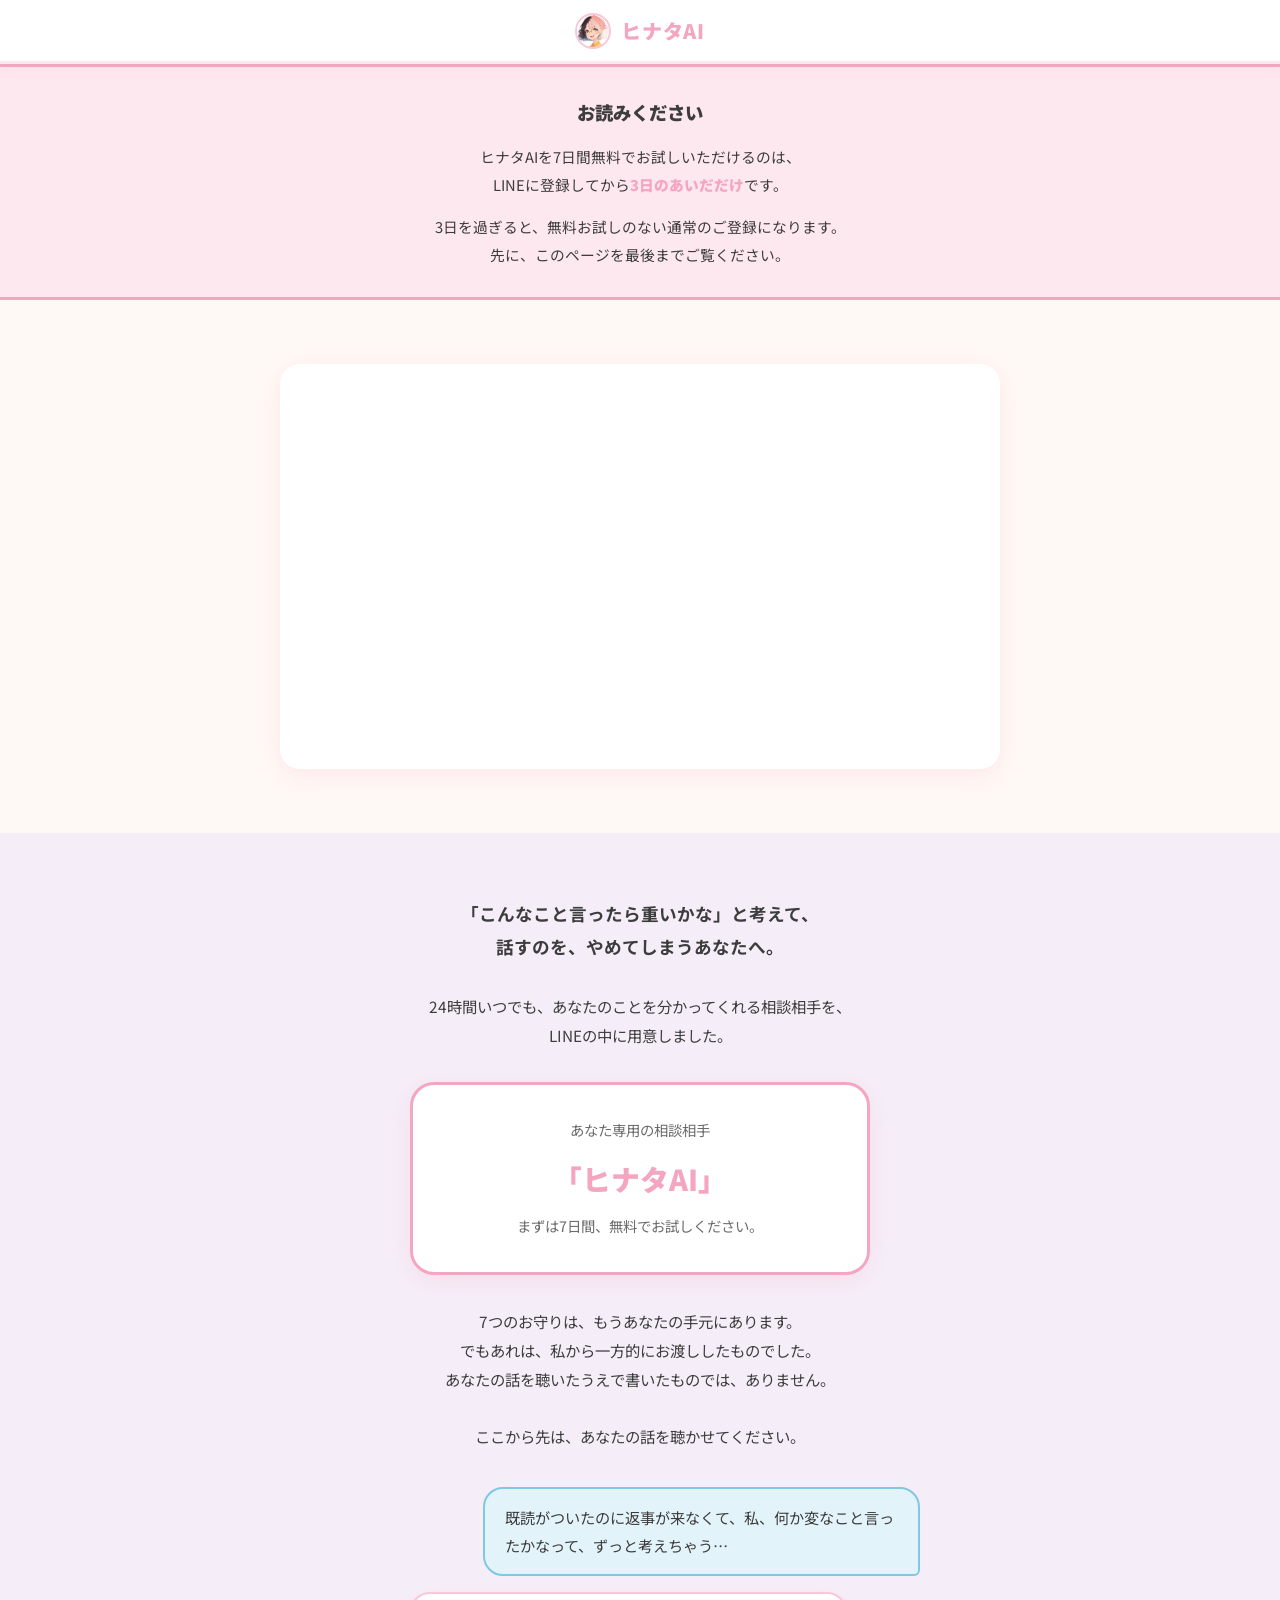
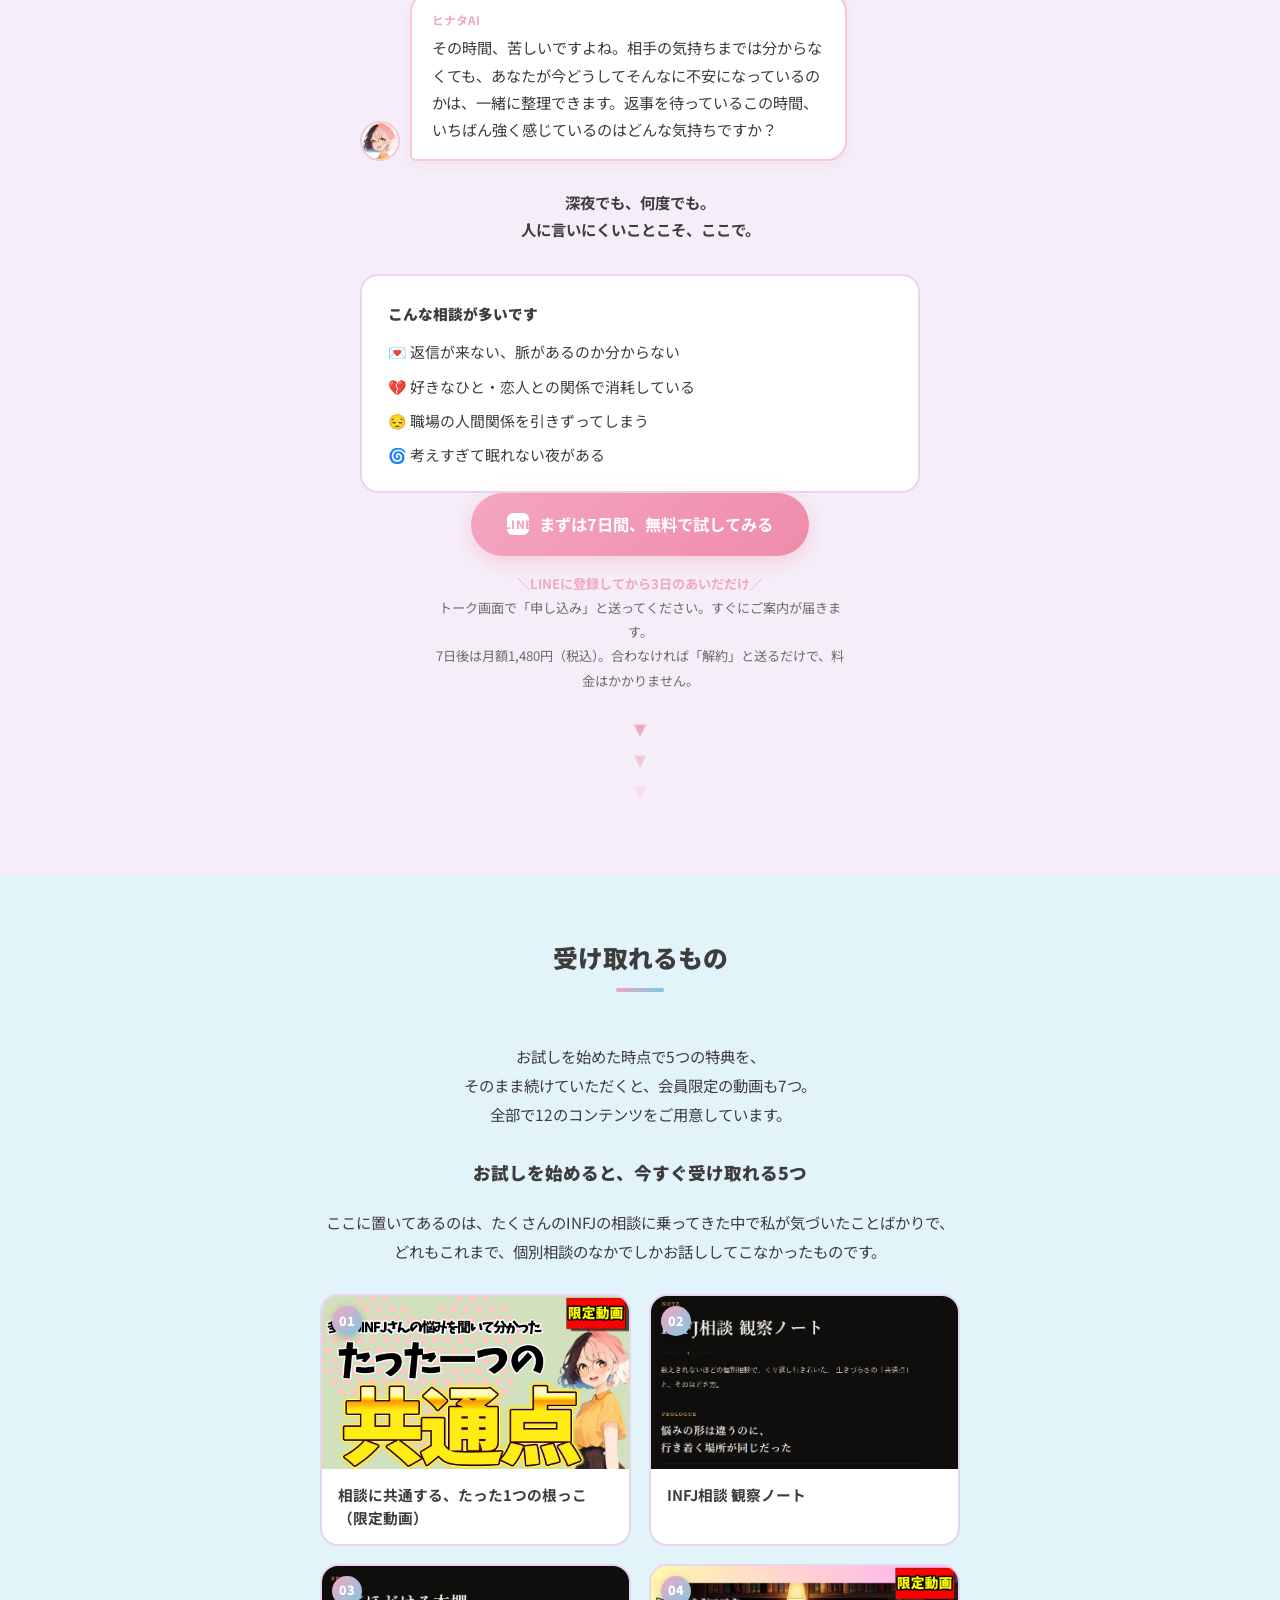
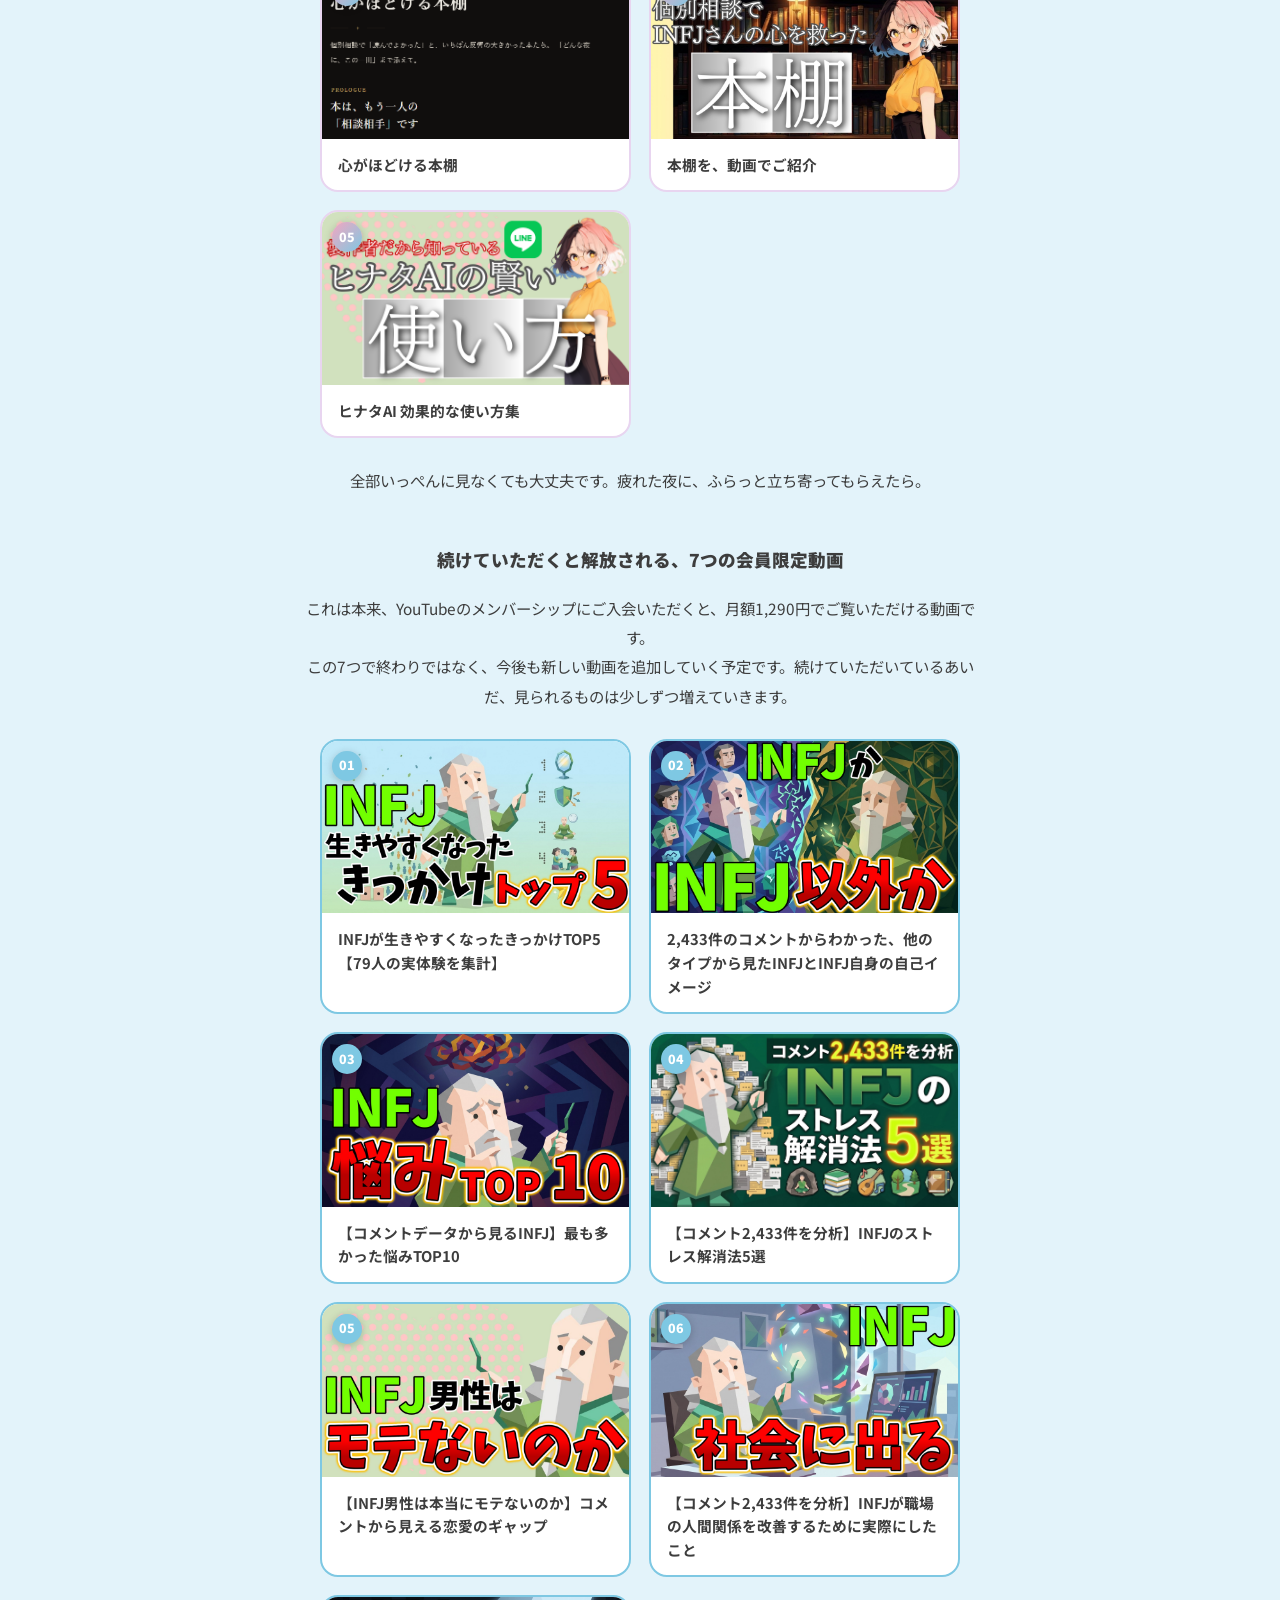
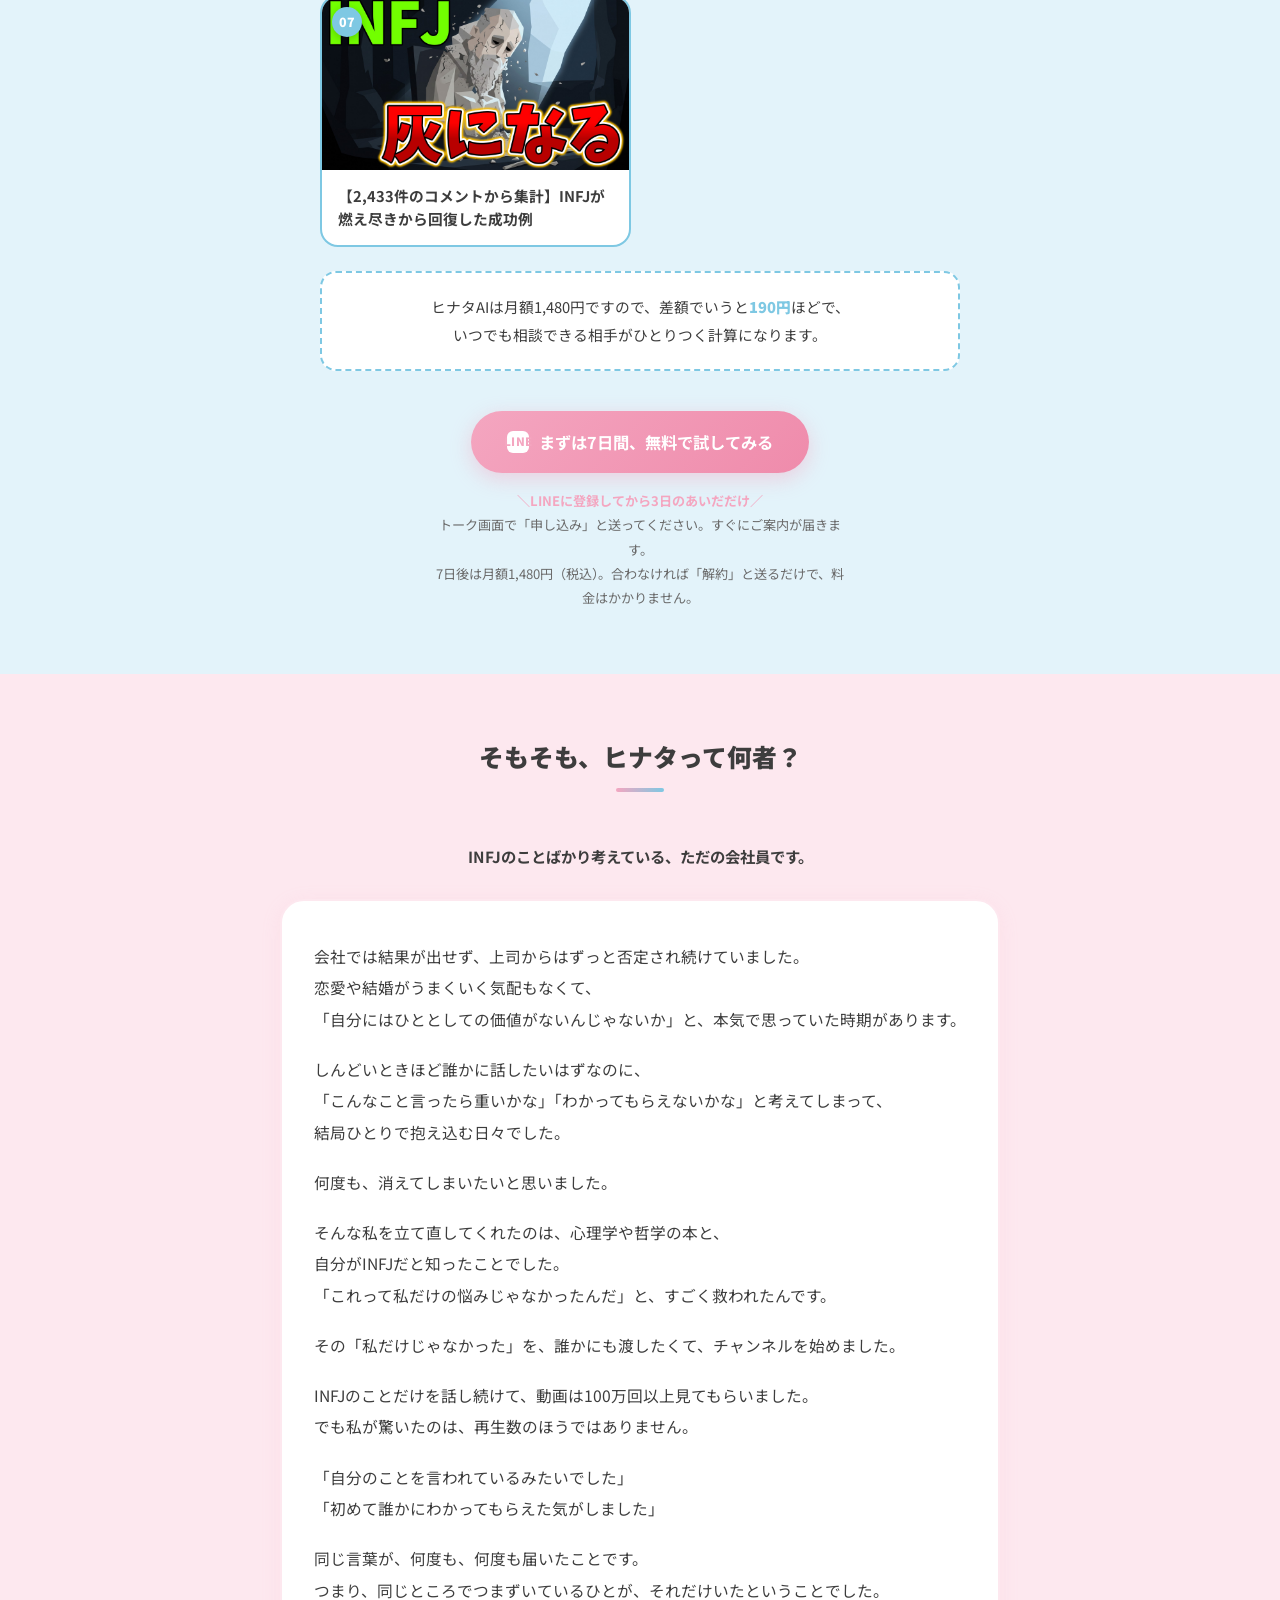
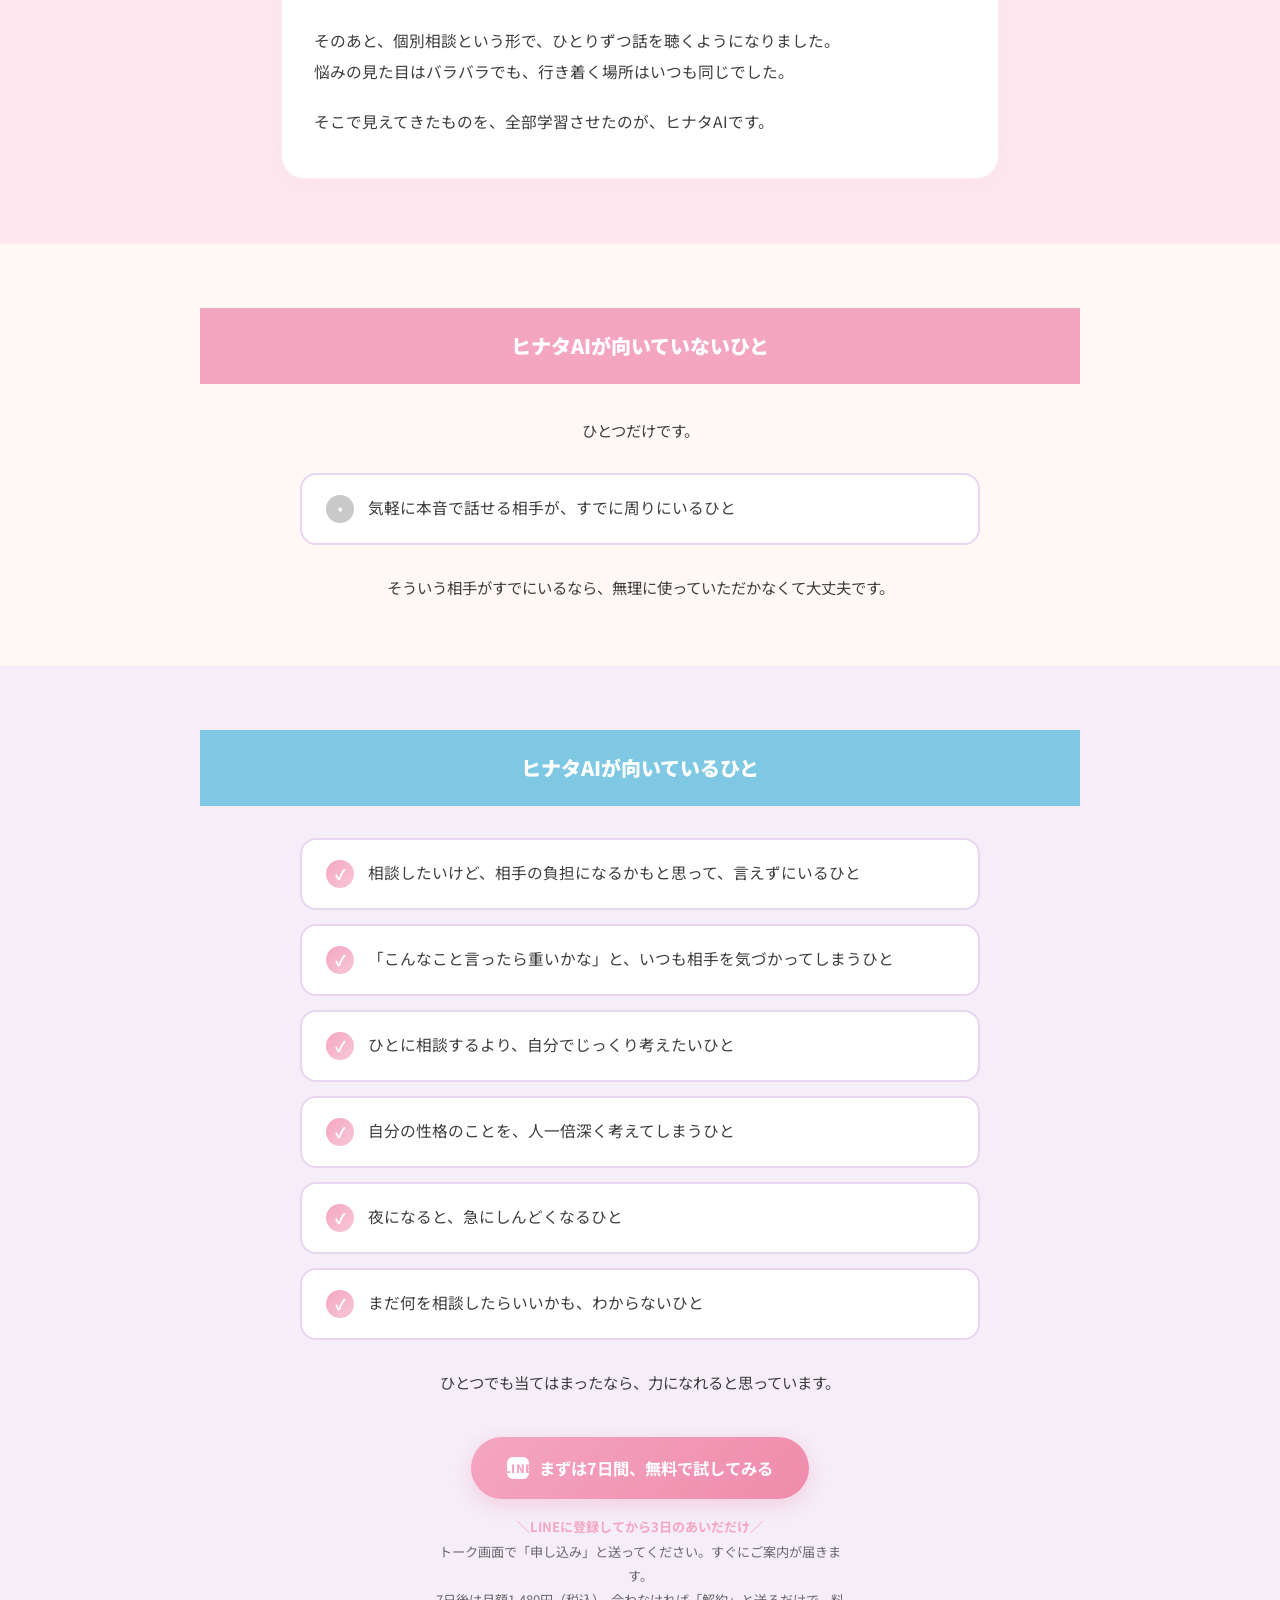
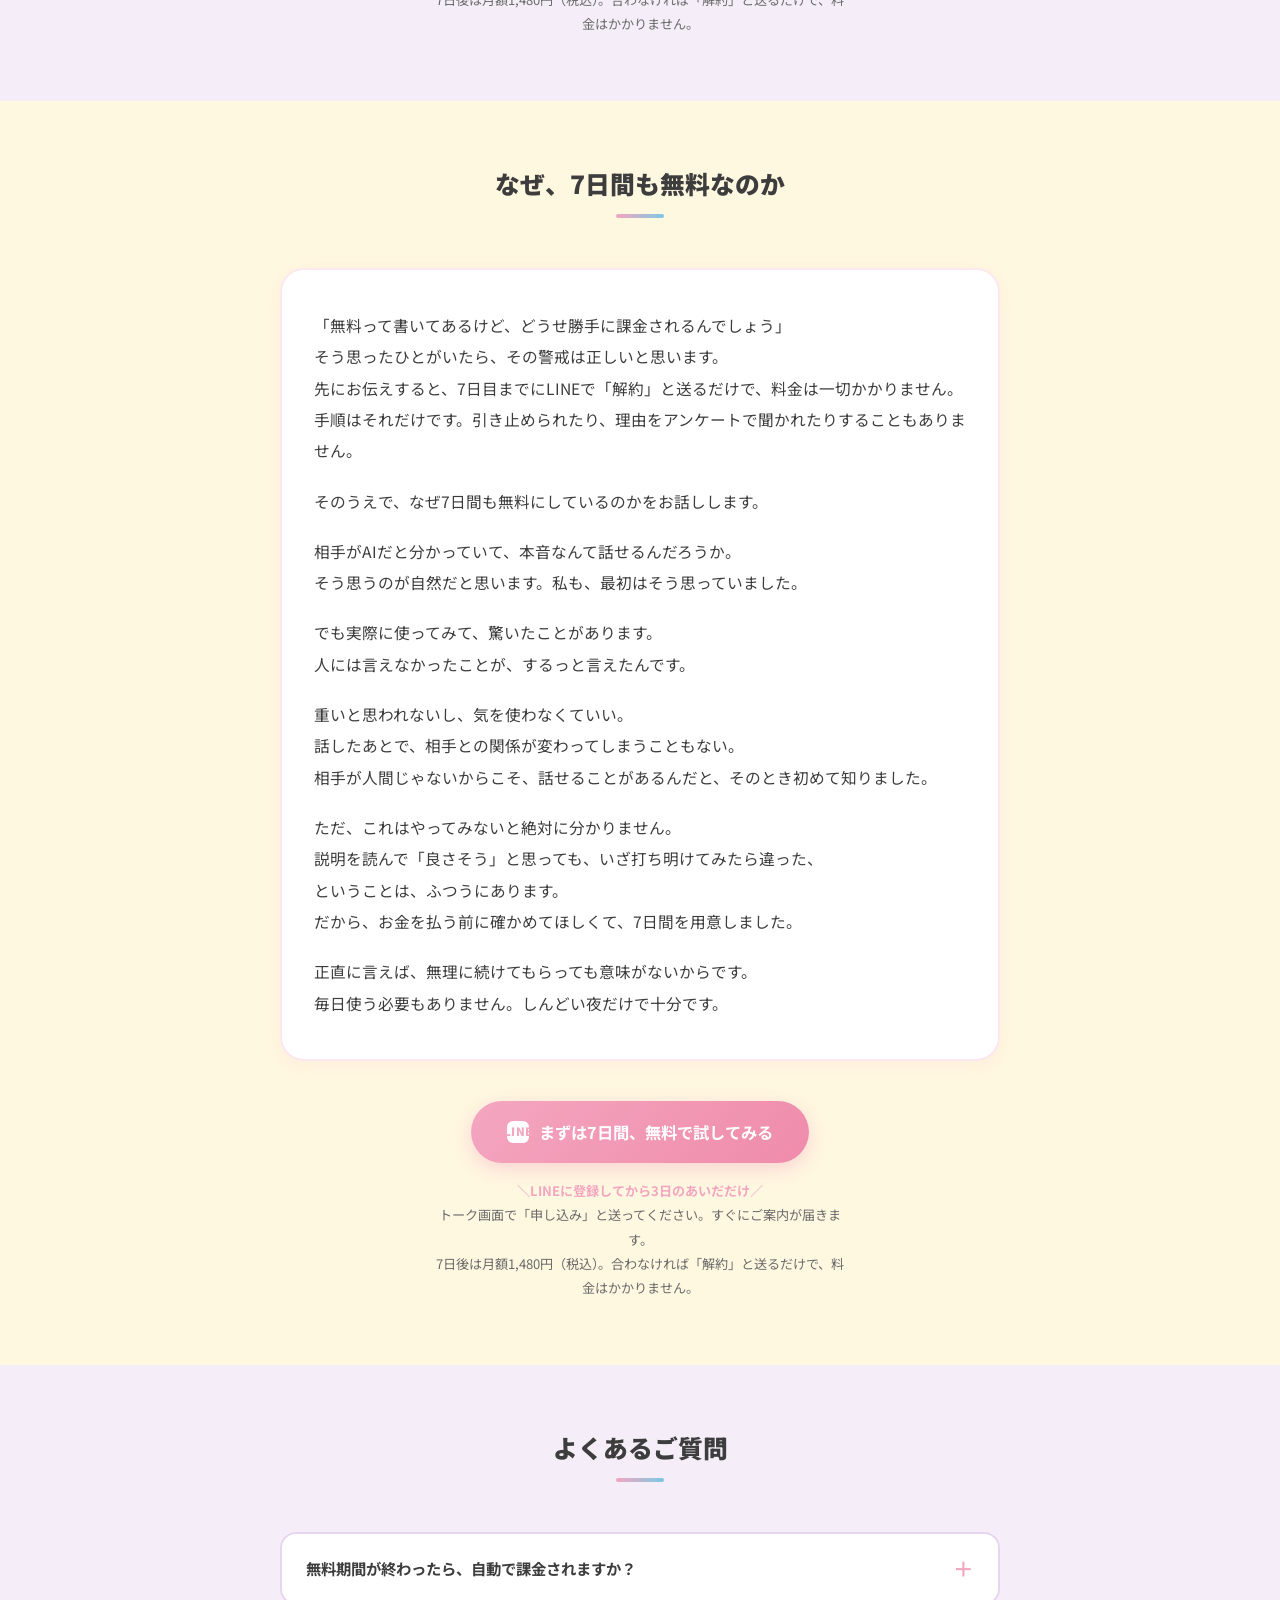
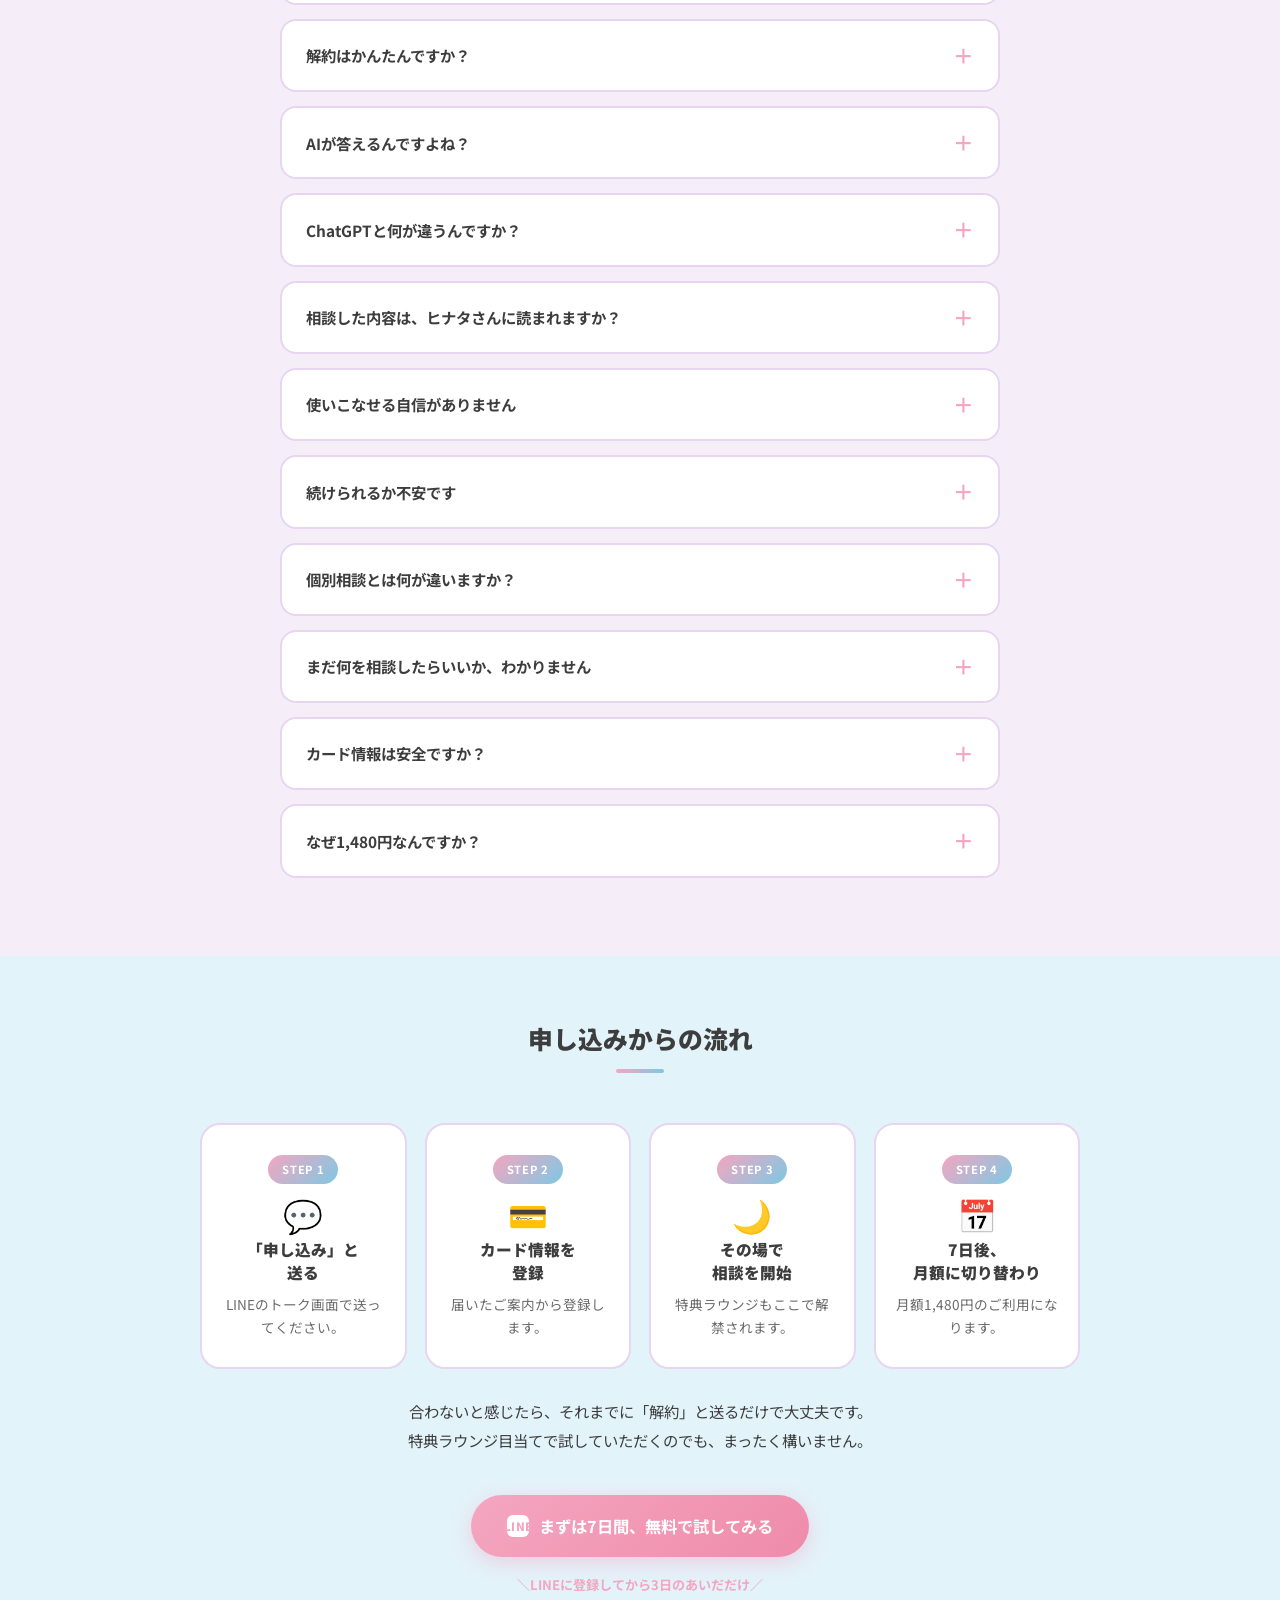
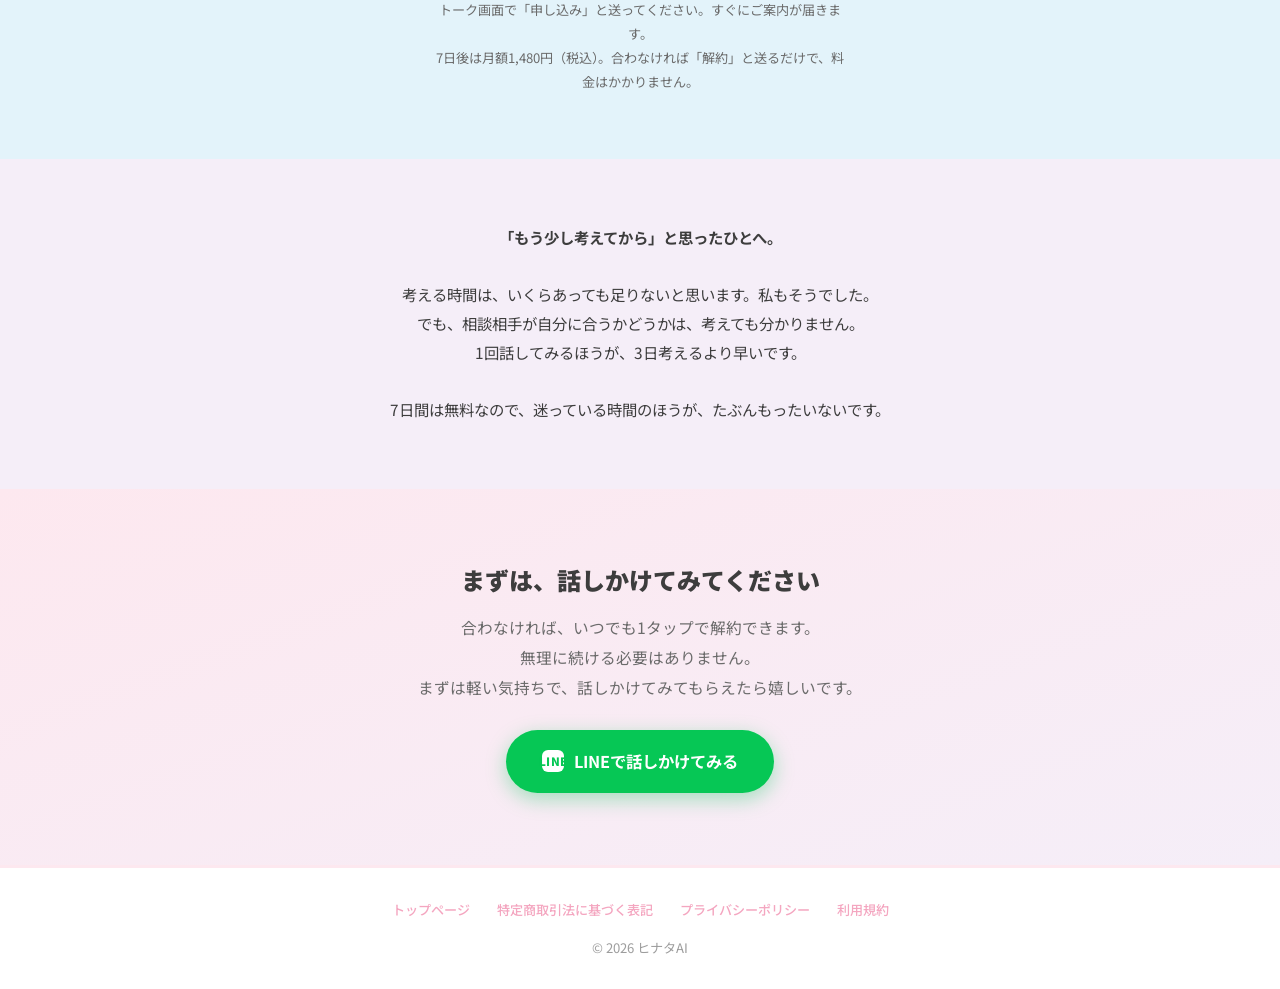
<file: offer.html>
<!DOCTYPE html>
<html lang="ja">

<head>
    <meta charset="UTF-8">
    <meta name="viewport" content="width=device-width, initial-scale=1.0">
    <meta name="robots" content="noindex, nofollow">
    <title>ヒナタAI お申し込みのご案内</title>
    <meta name="description"
        content="ヒナタAIへのお申し込みはこちらから。月額1,480円、最初の7日間は無料でお試しいただけます。">
    <meta property="og:title" content="ヒナタAI お申し込みのご案内">
    <meta property="og:description" content="24時間いつでも、あなたのことを分かってくれる相談相手を、LINEの中に用意しました。">
    <meta property="og:type" content="website">
    <meta property="og:image" content="character.jpg">
    <link rel="preconnect" href="https://fonts.googleapis.com">
    <link rel="preconnect" href="https://fonts.gstatic.com" crossorigin>
    <link href="https://fonts.googleapis.com/css2?family=Noto+Sans+JP:wght@400;500;700;900&display=swap"
        rel="stylesheet">
    <!--
        未確定事項メモ（2026-08-10更新）
        ・①警告バーの「3日ルール」はGAS未実装。実際にその通り動くようになるまで、このページを本番導線（LINE配布・動画概要欄）にリンクしないこと。
        ・LINEのあいさつメッセージ側にも「無料トライアルは3日間限定」の一文を入れる想定。まだ入っていない場合、①のバーが唐突な期限通告に見えるので、あいさつメッセージ側の対応も忘れずに。
        ・⑥⑦は「12大特典の合算表示をしない」という当初ルールから方針転換し、5つの特典＋7つの会員限定動画＝計12個を並べる構成にした（2026-08-10 運営者確認）。
        ・⑦ 5つの特典サムネイルは images/tokuten/ に配置済み・反映済み（2026-08-10）。
        ・⑦ 7つの会員限定動画：実タイトル・サムネイルとも images/member-videos/ に反映済み（2026-08-10）。
        ・YouTubeメンバーシップ価格は1,290円（運営者確認済み）。ヒナタAIとの差額は190円で統一。「200円」など丸めた数字を使わないこと。
        ・⑨⑩「使っているひとの声」は実在の声が集まるまでコメントアウトしたまま。
        ・⑫の「動画は100万回以上見てもらいました」、および引用コメント2件（「自分のことを言われているみたいでした」「初めて誰かにわかってもらえた気がしました」）は公開前に実数・実在の引用であることを確認すること。
    -->
    <!-- Google Analytics (GA4) -->
    <script async src="https://www.googletagmanager.com/gtag/js?id=G-4488Q6ZQ8H"></script>
    <script>
        window.dataLayer = window.dataLayer || [];
        function gtag() { dataLayer.push(arguments); }
        gtag('js', new Date());
        // index.html の有無でページが分かれないよう正規化する
        gtag('config', 'G-4488Q6ZQ8H', {
            page_path: location.pathname.replace(/index\.html$/, '')
        });
    </script>
    <style>
        *,
        *::before,
        *::after {
            box-sizing: border-box;
            margin: 0;
            padding: 0
        }

        :root {
            --pink: #F4A6C0;
            --pink-light: #F8C8D8;
            --pink-pale: #FDE8EF;
            --blue: #7EC8E3;
            --blue-pale: #E3F3FA;
            --yellow: #F5D76E;
            --yellow-pale: #FFF8E1;
            --bg: #FFF9F5;
            --text: #3D3D3D;
            --text-soft: #6B6B6B;
            --lavender: #E8D5F0;
            --lavender-pale: #F5EEF8;
            --white: #FFFFFF;
            --line: #06C755;
            --line-dark: #05A648;
        }

        html {
            scroll-behavior: smooth
        }

        body {
            font-family: 'Noto Sans JP', sans-serif;
            color: var(--text);
            line-height: 1.85;
            background: var(--bg);
            -webkit-font-smoothing: antialiased;
        }

        /* ====== Header ====== */
        header {
            background: var(--white);
            position: sticky;
            top: 0;
            z-index: 100;
            box-shadow: 0 2px 12px rgba(244, 166, 192, .2);
            border-bottom: 3px solid var(--pink-pale);
        }

        .header-inner {
            max-width: 1000px;
            margin: 0 auto;
            display: flex;
            align-items: center;
            justify-content: center;
            padding: 12px 20px;
        }

        .logo {
            font-size: 1.25rem;
            font-weight: 900;
            letter-spacing: .04em;
            color: var(--pink);
            display: inline-flex;
            align-items: center;
        }

        .logo img {
            width: 36px;
            height: 36px;
            border-radius: 50%;
            margin-right: 10px;
            border: 2px solid var(--pink-light);
            object-fit: cover;
        }

        /* ====== ① 警告バー ====== */
        .warn-bar {
            background: var(--pink-pale);
            border-top: 3px solid var(--pink);
            border-bottom: 3px solid var(--pink);
            text-align: center;
            padding: 28px 20px;
        }

        .warn-bar h2 {
            font-size: 1.15rem;
            font-weight: 900;
            color: var(--text);
            margin-bottom: 14px;
        }

        .warn-bar p {
            max-width: 560px;
            margin: 0 auto;
            font-size: .92rem;
            line-height: 1.9;
            color: var(--text);
        }

        .warn-bar strong {
            color: var(--pink);
            font-weight: 900;
        }

        /* ====== Buttons ====== */
        .btn-line,
        .btn-pink {
            display: inline-flex;
            align-items: center;
            justify-content: center;
            gap: 10px;
            padding: 16px 36px;
            border-radius: 999px;
            font-weight: 700;
            font-size: 1.02rem;
            text-decoration: none;
            border: none;
            cursor: pointer;
            transition: transform .15s, box-shadow .2s, background .2s;
        }

        .btn-line {
            background: var(--line);
            color: var(--white);
            box-shadow: 0 6px 20px rgba(6, 199, 85, .35);
        }

        .btn-line:hover {
            transform: translateY(-2px);
            background: var(--line-dark);
            box-shadow: 0 8px 28px rgba(6, 199, 85, .45);
        }

        .btn-line .line-icon {
            color: var(--line);
        }

        .btn-pink {
            background: linear-gradient(135deg, var(--pink), #EF8BAB);
            color: var(--white);
            box-shadow: 0 6px 20px rgba(244, 166, 192, .45);
        }

        .btn-pink:hover {
            transform: translateY(-2px);
            box-shadow: 0 8px 28px rgba(244, 166, 192, .55);
        }

        .btn-pink .line-icon {
            color: var(--pink);
        }

        .btn-line .line-icon,
        .btn-pink .line-icon {
            width: 22px;
            height: 22px;
            background: var(--white);
            border-radius: 6px;
            display: inline-flex;
            align-items: center;
            justify-content: center;
            font-size: .72rem;
            font-weight: 900;
            letter-spacing: .02em;
        }

        .cta-block {
            text-align: center;
        }

        .cta-note {
            max-width: 420px;
            margin: 16px auto 0;
            font-size: .82rem;
            color: var(--text-soft);
            line-height: 1.85;
        }

        .cta-note .em {
            color: var(--pink);
            font-weight: 700;
        }

        /* ====== ⑤ 矢印装飾 ====== */
        .arrow-decoration {
            text-align: center;
            padding: 18px 0 6px;
        }

        .arrow-decoration span {
            display: block;
            color: var(--pink);
            font-size: 1.5rem;
            line-height: 1.3;
        }

        .arrow-decoration span:nth-child(1) {
            opacity: 1
        }

        .arrow-decoration span:nth-child(2) {
            opacity: .55
        }

        .arrow-decoration span:nth-child(3) {
            opacity: .25
        }

        /* ====== Section common ====== */
        section {
            padding: 64px 20px
        }

        .section-inner {
            max-width: 880px;
            margin: 0 auto
        }

        .section-title {
            text-align: center;
            font-size: 1.55rem;
            color: var(--text);
            font-weight: 900;
            margin-bottom: 36px;
            line-height: 1.5;
            position: relative;
            padding-bottom: 14px;
        }

        .section-title::after {
            content: '';
            display: block;
            width: 48px;
            height: 4px;
            background: linear-gradient(90deg, var(--pink), var(--blue));
            margin: 12px auto 0;
            border-radius: 4px;
        }

        .section-lead {
            max-width: 680px;
            margin: 0 auto 28px;
            font-size: .96rem;
            line-height: 1.9;
            color: var(--text);
            text-align: center;
        }

        .section-lead:last-child {
            margin-bottom: 0;
        }

        .bg-blue {
            background: var(--blue-pale)
        }

        .bg-lavender {
            background: var(--lavender-pale)
        }

        .bg-yellow {
            background: var(--yellow-pale)
        }

        .bg-pink {
            background: var(--pink-pale)
        }

        /* ====== ② 動画 ====== */
        .video-frame {
            max-width: 720px;
            margin: 0 auto;
            aspect-ratio: 16 / 9;
            background: var(--white);
            border-radius: 20px;
            overflow: hidden;
            box-shadow: 0 6px 24px rgba(244, 166, 192, .2);
        }

        /* ====== ③ オファー強調ボックス ====== */
        .offer-highlight {
            background: var(--white);
            border: 3px solid var(--pink);
            border-radius: 24px;
            padding: 32px 28px;
            max-width: 460px;
            margin: 32px auto;
            text-align: center;
            box-shadow: 0 6px 24px rgba(244, 166, 192, .2);
        }

        .offer-highlight .sub {
            font-size: .9rem;
            color: var(--text-soft);
        }

        .offer-highlight .title {
            font-size: 1.8rem;
            font-weight: 900;
            color: var(--pink);
            margin: 8px 0;
        }

        /* ====== Empathy / List items ====== */
        .empathy-list {
            display: grid;
            gap: 14px;
            max-width: 680px;
            margin: 0 auto;
        }

        .empathy-item {
            background: var(--white);
            border: 2px solid var(--lavender);
            border-radius: 16px;
            padding: 20px 24px;
            display: flex;
            align-items: flex-start;
            gap: 14px;
            font-size: .98rem;
            line-height: 1.7;
            color: var(--text);
        }

        .empathy-item .check {
            flex-shrink: 0;
            width: 28px;
            height: 28px;
            background: linear-gradient(135deg, var(--pink), var(--pink-light));
            border-radius: 50%;
            color: var(--white);
            display: flex;
            align-items: center;
            justify-content: center;
            font-weight: 900;
            font-size: .9rem;
        }

        .empathy-item.muted .check {
            background: #C9C9C9;
        }

        /* ====== Chat Demo ====== */
        .chat-demo {
            max-width: 560px;
            margin: 0 auto;
            display: grid;
            gap: 16px;
        }

        .chat-row {
            display: flex;
            align-items: flex-end;
            gap: 10px;
        }

        .chat-row.user {
            justify-content: flex-end;
        }

        .chat-avatar {
            width: 40px;
            height: 40px;
            border-radius: 50%;
            border: 2px solid var(--pink-light);
            object-fit: cover;
            flex-shrink: 0;
        }

        .bubble {
            max-width: 78%;
            padding: 15px 20px;
            font-size: .95rem;
            line-height: 1.8;
            border-radius: 20px;
        }

        .bubble.user {
            background: var(--blue-pale);
            border: 2px solid var(--blue);
            color: var(--text);
            border-bottom-right-radius: 6px;
        }

        .bubble.ai {
            background: var(--white);
            border: 2px solid var(--pink-light);
            color: var(--text);
            border-bottom-left-radius: 6px;
            box-shadow: 0 4px 14px rgba(244, 166, 192, .14);
        }

        .bubble .who {
            display: block;
            font-size: .74rem;
            font-weight: 700;
            color: var(--pink);
            margin-bottom: 4px;
        }

        .bubble.user .who {
            color: var(--blue);
        }

        .chat-note {
            text-align: center;
            margin: 28px auto 0;
            font-size: .96rem;
            font-weight: 700;
            color: var(--text);
            line-height: 1.8;
        }

        .chat-cases {
            max-width: 560px;
            margin: 30px auto 0;
            background: var(--white);
            border: 2px solid var(--lavender);
            border-radius: 18px;
            padding: 24px 26px;
        }

        .chat-cases .cases-title {
            font-size: .92rem;
            font-weight: 900;
            color: var(--text);
            margin-bottom: 12px;
        }

        .chat-cases ul {
            list-style: none;
            display: grid;
            gap: 9px;
        }

        .chat-cases li {
            font-size: .93rem;
            line-height: 1.7;
            color: var(--text);
        }

        /* ====== Story-style block ====== */
        .story-block {
            background: var(--white);
            border: 2px solid var(--pink-pale);
            border-radius: 24px;
            padding: 40px 32px;
            max-width: 720px;
            margin: 0 auto;
            box-shadow: 0 4px 20px rgba(244, 166, 192, .12);
        }

        .story-block p {
            font-size: .98rem;
            line-height: 2;
            color: var(--text);
            margin-bottom: 1.2em;
        }

        .story-block p:last-child {
            margin-bottom: 0
        }

        /* ====== ⑦ 特典ラウンジ ====== */
        .perk-list {
            max-width: 640px;
            margin: 0 auto;
            display: grid;
            grid-template-columns: repeat(auto-fit, minmax(230px, 1fr));
            gap: 18px;
        }

        .perk-item {
            background: var(--white);
            border: 2px solid var(--lavender);
            border-radius: 18px;
            overflow: hidden;
            transition: transform .2s, box-shadow .2s;
        }

        .perk-item:hover {
            transform: translateY(-3px);
            box-shadow: 0 6px 18px rgba(244, 166, 192, .3)
        }

        .perk-item .perk-media {
            position: relative;
            aspect-ratio: 16 / 9;
            background: linear-gradient(135deg, var(--pink-pale), var(--lavender-pale));
        }

        .perk-item .perk-media img {
            width: 100%;
            height: 100%;
            object-fit: cover;
            display: block;
        }

        .perk-item .perk-num {
            position: absolute;
            top: 10px;
            left: 10px;
            width: 30px;
            height: 30px;
            border-radius: 50%;
            background: linear-gradient(135deg, var(--pink), var(--blue));
            color: var(--white);
            display: flex;
            align-items: center;
            justify-content: center;
            font-weight: 900;
            font-size: .78rem;
            box-shadow: 0 2px 8px rgba(0, 0, 0, .2);
        }

        .perk-item .perk-title {
            padding: 14px 16px;
            font-size: .92rem;
            font-weight: 700;
            line-height: 1.6;
            color: var(--text);
        }

        .subsection-title {
            text-align: center;
            font-size: 1.1rem;
            font-weight: 900;
            color: var(--text);
            margin: 0 0 18px;
        }

        /* ====== ⑦ 会員限定動画：7つのカード ====== */
        .member-video-list {
            max-width: 640px;
            margin: 0 auto;
            display: grid;
            grid-template-columns: repeat(auto-fit, minmax(230px, 1fr));
            gap: 18px;
        }

        .member-video-item {
            background: var(--white);
            border: 2px solid var(--blue);
            border-radius: 18px;
            overflow: hidden;
            transition: transform .2s, box-shadow .2s;
        }

        .member-video-item:hover {
            transform: translateY(-3px);
            box-shadow: 0 6px 18px rgba(126, 200, 227, .3)
        }

        .member-video-item .video-media {
            position: relative;
            aspect-ratio: 16 / 9;
            background: linear-gradient(135deg, var(--blue-pale), var(--lavender-pale));
        }

        .member-video-item .video-media img {
            width: 100%;
            height: 100%;
            object-fit: cover;
            display: block;
        }

        .member-video-item .video-num {
            position: absolute;
            top: 10px;
            left: 10px;
            width: 30px;
            height: 30px;
            border-radius: 50%;
            background: var(--blue);
            color: var(--white);
            display: flex;
            align-items: center;
            justify-content: center;
            font-weight: 900;
            font-size: .78rem;
            box-shadow: 0 2px 8px rgba(0, 0, 0, .2);
        }

        .member-video-item .video-title {
            padding: 14px 16px;
            font-size: .92rem;
            font-weight: 700;
            line-height: 1.6;
            color: var(--text);
        }

        .value-note {
            background: var(--white);
            border: 2px dashed var(--blue);
            border-radius: 16px;
            padding: 20px 24px;
            max-width: 640px;
            margin: 24px auto 0;
            font-size: .92rem;
            line-height: 1.9;
            color: var(--text);
            text-align: center;
        }

        .value-note strong {
            color: var(--blue);
            font-weight: 900;
        }

        /* ====== ⑨⑩ 声グリッド（現在は不使用・コメントアウト内で定義） ====== */
        .voice-grid {
            display: grid;
            grid-template-columns: repeat(auto-fit, minmax(220px, 1fr));
            gap: 16px;
        }

        .voice-card {
            background: var(--white);
            border: 2px dashed var(--lavender);
            border-radius: 16px;
            aspect-ratio: 4 / 3;
            display: flex;
            align-items: center;
            justify-content: center;
            color: var(--text-soft);
            font-size: .84rem;
        }

        /* ====== ⑨⑬⑭ 見出しバー ====== */
        .header-bar {
            color: var(--white);
            text-align: center;
            font-weight: 900;
            font-size: 1.25rem;
            padding: 22px 20px;
            margin-bottom: 32px;
            line-height: 1.6;
        }

        .header-bar.pink {
            background: var(--pink);
        }

        .header-bar.blue {
            background: var(--blue);
        }

        .header-bar.gradient {
            background: linear-gradient(120deg, var(--pink), var(--blue));
        }

        /* ====== Flow ====== */
        .flow-steps {
            display: grid;
            grid-template-columns: repeat(auto-fit, minmax(190px, 1fr));
            gap: 18px;
            counter-reset: step;
        }

        .flow-step {
            background: var(--white);
            border-radius: 20px;
            padding: 28px 20px;
            border: 2px solid var(--lavender);
            text-align: center;
            position: relative;
            transition: transform .2s;
        }

        .flow-step:hover {
            transform: translateY(-3px)
        }

        .flow-step::before {
            counter-increment: step;
            content: 'STEP ' counter(step);
            display: inline-block;
            background: linear-gradient(135deg, var(--pink), var(--blue));
            color: var(--white);
            font-size: .7rem;
            font-weight: 700;
            padding: 4px 14px;
            border-radius: 20px;
            margin-bottom: 14px;
            letter-spacing: .06em;
        }

        .flow-step .icon {
            font-size: 2rem;
            margin-bottom: 8px;
            line-height: 1;
        }

        .flow-step h3 {
            color: var(--text);
            font-size: .98rem;
            margin-bottom: 8px;
            font-weight: 900;
            line-height: 1.5;
        }

        .flow-step p {
            font-size: .85rem;
            color: var(--text-soft);
            line-height: 1.7
        }

        /* ====== FAQ ====== */
        .faq-list {
            max-width: 720px;
            margin: 0 auto;
        }

        .faq-item {
            background: var(--white);
            border: 2px solid var(--lavender);
            border-radius: 16px;
            margin-bottom: 14px;
            overflow: hidden;
        }

        .faq-q {
            padding: 18px 24px;
            font-weight: 700;
            color: var(--text);
            cursor: pointer;
            display: flex;
            justify-content: space-between;
            align-items: center;
            font-size: .96rem;
            line-height: 1.6;
            user-select: none;
        }

        .faq-q::after {
            content: '＋';
            font-size: 1.3rem;
            color: var(--pink);
            flex-shrink: 0;
            margin-left: 12px;
            transition: transform .25s;
        }

        .faq-item.open .faq-q::after {
            content: '－'
        }

        .faq-a {
            max-height: 0;
            overflow: hidden;
            transition: max-height .35s ease, padding .35s ease;
            padding: 0 24px;
            font-size: .92rem;
            color: var(--text-soft);
            line-height: 1.85;
        }

        .faq-item.open .faq-a {
            max-height: 500px;
            padding: 0 24px 20px
        }

        /* ====== Final CTA ====== */
        .final-cta {
            background: linear-gradient(160deg, var(--pink-pale) 0%, var(--lavender-pale) 100%);
            text-align: center;
            padding: 72px 20px;
        }

        .final-cta h2 {
            font-size: 1.5rem;
            font-weight: 900;
            color: var(--text);
            margin-bottom: 14px;
            line-height: 1.6;
        }

        .final-cta p {
            color: var(--text-soft);
            font-size: .98rem;
            margin-bottom: 28px;
            line-height: 1.9;
        }

        /* ====== Footer ====== */
        footer {
            background: var(--white);
            color: var(--text);
            text-align: center;
            padding: 28px 20px;
            font-size: .82rem;
            border-top: 3px solid var(--pink-pale);
        }

        footer a {
            color: var(--pink);
            text-decoration: none;
            margin: 0 12px;
            font-weight: 500;
        }

        footer a:hover {
            text-decoration: underline
        }

        footer .footer-links {
            margin-bottom: 12px;
            line-height: 2.2;
        }

        footer .copy {
            opacity: .5
        }

        /* ====== Responsive ====== */
        @media(max-width:600px) {
            .header-inner {
                padding: 10px 16px;
            }

            .warn-bar {
                padding: 22px 16px;
            }

            section {
                padding: 48px 16px
            }

            .section-title {
                font-size: 1.3rem
            }

            .header-bar {
                font-size: 1.08rem;
                padding: 18px 16px;
            }

            .story-block {
                padding: 28px 22px
            }

            .offer-highlight {
                padding: 26px 22px;
                margin: 26px auto;
            }

            .offer-highlight .title {
                font-size: 1.5rem
            }

            .bubble {
                max-width: 80%;
                font-size: .9rem;
                padding: 13px 16px;
            }

            .chat-avatar {
                width: 34px;
                height: 34px;
            }

            .chat-cases {
                padding: 20px 20px
            }

            .empathy-item {
                padding: 16px 18px;
                font-size: .92rem;
                gap: 12px;
            }

            .perk-item .perk-title,
            .member-video-item .video-title {
                padding: 12px 14px;
                font-size: .88rem;
            }

            .btn-line,
            .btn-pink {
                padding: 14px 26px;
                font-size: .96rem;
                width: 100%;
                max-width: 340px;
            }

            .final-cta h2 {
                font-size: 1.2rem
            }
        }
    </style>
</head>

<body>

    <!-- ====== Header ====== -->
    <header>
        <div class="header-inner">
            <div class="logo">
                <img src="character.jpg" alt="ヒナタAI">ヒナタAI
            </div>
        </div>
    </header>

    <!-- ====== ① 警告バー：3日ルールの告知 ====== -->
    <div class="warn-bar">
        <h2>お読みください</h2>
        <p>
            ヒナタAIを7日間無料でお試しいただけるのは、<br>
            LINEに登録してから<strong>3日のあいだだけ</strong>です。
        </p>
        <p style="margin-top:14px;">
            3日を過ぎると、無料お試しのない通常のご登録になります。<br>
            先に、このページを最後までご覧ください。
        </p>
    </div>

    <!-- ====== ② 動画（企画概要動画） ====== -->
    <section>
        <div class="section-inner">
            <div class="video-frame">
                <iframe width="100%" height="100%" style="border-radius:18px;" src="https://www.youtube.com/embed/0rUIP-Z9Yno" title="ヒナタAI 企画概要動画" frameborder="0" allow="accelerometer; autoplay; clipboard-write; encrypted-media; gyroscope; picture-in-picture" allowfullscreen></iframe>
            </div>
        </div>
    </section>

    <!-- ====== ③ ヘッドコピー＋オファー提示（チャットデモ内包） ====== -->
    <section class="bg-lavender">
        <div class="section-inner">
            <p class="section-lead" style="font-size:1.1rem;font-weight:700;">
                「こんなこと言ったら重いかな」と考えて、<br>話すのを、やめてしまうあなたへ。
            </p>
            <p class="section-lead">
                24時間いつでも、あなたのことを分かってくれる相談相手を、<br>LINEの中に用意しました。
            </p>

            <div class="offer-highlight">
                <p class="sub">あなた専用の相談相手</p>
                <p class="title">「ヒナタAI」</p>
                <p class="sub">まずは7日間、無料でお試しください。</p>
            </div>

            <p class="section-lead">
                7つのお守りは、もうあなたの手元にあります。<br>
                でもあれは、私から一方的にお渡ししたものでした。<br>
                あなたの話を聴いたうえで書いたものでは、ありません。
            </p>
            <p class="section-lead">
                ここから先は、あなたの話を聴かせてください。
            </p>

            <!-- チャットデモ（既存index.htmlより流用） -->
            <div class="chat-demo" style="margin-top:36px;">
                <div class="chat-row user">
                    <div class="bubble user">既読がついたのに返事が来なくて、私、何か変なこと言ったかなって、ずっと考えちゃう…</div>
                </div>
                <div class="chat-row ai">
                    <img src="character.jpg" alt="ヒナタAI" class="chat-avatar">
                    <div class="bubble ai"><span class="who">ヒナタAI</span>その時間、苦しいですよね。相手の気持ちまでは分からなくても、あなたが今どうしてそんなに不安になっているのかは、一緒に整理できます。返事を待っているこの時間、いちばん強く感じているのはどんな気持ちですか？</div>
                </div>
            </div>
            <p class="chat-note">深夜でも、何度でも。<br>人に言いにくいことこそ、ここで。</p>
            <div class="chat-cases">
                <p class="cases-title">こんな相談が多いです</p>
                <ul>
                    <li>💌 返信が来ない、脈があるのか分からない</li>
                    <li>💔 好きなひと・恋人との関係で消耗している</li>
                    <li>😔 職場の人間関係を引きずってしまう</li>
                    <li>🌀 考えすぎて眠れない夜がある</li>
                </ul>
            </div>

            <!-- CTA① -->
            <div class="cta-block">
                <a class="btn-pink" href="https://lin.ee/6h3NBXu" data-cta="cta-1" target="_blank" rel="noopener">
                    <span class="line-icon">LINE</span>
                    まずは7日間、無料で試してみる
                </a>
                <p class="cta-note">
                    <span class="em">＼LINEに登録してから3日のあいだだけ／</span><br>
                    トーク画面で「申し込み」と送ってください。すぐにご案内が届きます。<br>
                    7日後は月額1,480円（税込）。合わなければ「解約」と送るだけで、料金はかかりません。
                </p>
            </div>

            <!-- ⑤ 矢印装飾 -->
            <div class="arrow-decoration" aria-hidden="true">
                <span>▾</span><span>▾</span><span>▾</span>
            </div>
        </div>
    </section>

    <!-- ====== ⑥⑦ 受け取れるもの（全部で12。5つは今すぐ、7つは継続で解放される会員限定動画） ====== -->
    <section class="bg-blue">
        <div class="section-inner">
            <h2 class="section-title">受け取れるもの</h2>
            <p class="section-lead">
                お試しを始めた時点で5つの特典を、<br>
                そのまま続けていただくと、会員限定の動画も7つ。<br>
                全部で12のコンテンツをご用意しています。
            </p>

            <h3 class="subsection-title">お試しを始めると、今すぐ受け取れる5つ</h3>
            <p class="section-lead">
                ここに置いてあるのは、たくさんのINFJの相談に乗ってきた中で私が気づいたことばかりで、<br>
                どれもこれまで、個別相談のなかでしかお話ししてこなかったものです。
            </p>
            <div class="perk-list">
                <div class="perk-item">
                    <div class="perk-media"><span class="perk-num">01</span><img src="images/tokuten/サムネ_特典1.jpg" alt="相談に共通する、たった1つの根っこ"></div>
                    <p class="perk-title">相談に共通する、たった1つの根っこ（限定動画）</p>
                </div>
                <div class="perk-item">
                    <div class="perk-media"><span class="perk-num">02</span><img src="images/tokuten/観察ノート.png" alt="INFJ相談 観察ノート"></div>
                    <p class="perk-title">INFJ相談 観察ノート</p>
                </div>
                <div class="perk-item">
                    <div class="perk-media"><span class="perk-num">03</span><img src="images/tokuten/本棚.png" alt="心がほどける本棚"></div>
                    <p class="perk-title">心がほどける本棚</p>
                </div>
                <div class="perk-item">
                    <div class="perk-media"><span class="perk-num">04</span><img src="images/tokuten/サムネ_特典2.jpg" alt="本棚を、動画でご紹介"></div>
                    <p class="perk-title">本棚を、動画でご紹介</p>
                </div>
                <div class="perk-item">
                    <div class="perk-media"><span class="perk-num">05</span><img src="images/tokuten/多くのINFJさんと話して分かった.png" alt="ヒナタAI 効果的な使い方集"></div>
                    <p class="perk-title">ヒナタAI 効果的な使い方集</p>
                </div>
            </div>
            <p class="section-lead" style="margin-top:28px;">全部いっぺんに見なくても大丈夫です。疲れた夜に、ふらっと立ち寄ってもらえたら。</p>

            <h3 class="subsection-title" style="margin-top:48px;">続けていただくと解放される、7つの会員限定動画</h3>
            <p class="section-lead">
                これは本来、YouTubeのメンバーシップにご入会いただくと、月額1,290円でご覧いただける動画です。<br>
                この7つで終わりではなく、今後も新しい動画を追加していく予定です。続けていただいているあいだ、見られるものは少しずつ増えていきます。
            </p>
            <div class="member-video-list">
                <div class="member-video-item">
                    <div class="video-media"><span class="video-num">01</span><img src="images/member-videos/サムネ_いきやすくなったきっかけ.jpg" alt="INFJが生きやすくなったきっかけTOP5"></div>
                    <p class="video-title">INFJが生きやすくなったきっかけTOP5【79人の実体験を集計】</p>
                </div>
                <div class="member-video-item">
                    <div class="video-media"><span class="video-num">02</span><img src="images/member-videos/サムネ_他タイプから見たINFJと自己イメージ.jpg" alt="他のタイプから見たINFJとINFJ自身の自己イメージ"></div>
                    <p class="video-title">2,433件のコメントからわかった、他のタイプから見たINFJとINFJ自身の自己イメージ</p>
                </div>
                <div class="member-video-item">
                    <div class="video-media"><span class="video-num">03</span><img src="images/member-videos/サムネ_悩みトップ10.jpg" alt="最も多かった悩みTOP10"></div>
                    <p class="video-title">【コメントデータから見るINFJ】最も多かった悩みTOP10</p>
                </div>
                <div class="member-video-item">
                    <div class="video-media"><span class="video-num">04</span><img src="images/member-videos/ストレス解消法5選.jpg" alt="INFJのストレス解消法5選"></div>
                    <p class="video-title">【コメント2,433件を分析】INFJのストレス解消法5選</p>
                </div>
                <div class="member-video-item">
                    <div class="video-media"><span class="video-num">05</span><img src="images/member-videos/サムネ_INFJ男性はモテないのか.jpg" alt="INFJ男性は本当にモテないのか"></div>
                    <p class="video-title">【INFJ男性は本当にモテないのか】コメントから見える恋愛のギャップ</p>
                </div>
                <div class="member-video-item">
                    <div class="video-media"><span class="video-num">06</span><img src="images/member-videos/サムネ_職場の人間関係.jpg" alt="INFJが職場の人間関係を改善するために実際にしたこと"></div>
                    <p class="video-title">【コメント2,433件を分析】INFJが職場の人間関係を改善するために実際にしたこと</p>
                </div>
                <div class="member-video-item">
                    <div class="video-media"><span class="video-num">07</span><img src="images/member-videos/サムネ_燃え尽きから回復した方法.jpg" alt="INFJが燃え尽きから回復した成功例"></div>
                    <p class="video-title">【2,433件のコメントから集計】INFJが燃え尽きから回復した成功例</p>
                </div>
            </div>
            <p class="value-note">ヒナタAIは月額1,480円ですので、差額でいうと<strong>190円</strong>ほどで、<br>いつでも相談できる相手がひとりつく計算になります。</p>

            <!-- CTA② -->
            <div class="cta-block" style="margin-top:40px;">
                <a class="btn-pink" href="https://lin.ee/6h3NBXu" data-cta="cta-2" target="_blank" rel="noopener">
                    <span class="line-icon">LINE</span>
                    まずは7日間、無料で試してみる
                </a>
                <p class="cta-note">
                    <span class="em">＼LINEに登録してから3日のあいだだけ／</span><br>
                    トーク画面で「申し込み」と送ってください。すぐにご案内が届きます。<br>
                    7日後は月額1,480円（税込）。合わなければ「解約」と送るだけで、料金はかかりません。
                </p>
            </div>
        </div>
    </section>

    <!--
    ====== ⑨⑩ 使っているひとの声 ======
    実在の声が集まり次第、このコメントを外して公開する。架空の声は絶対に作らない。
    <section class="bg-lavender">
        <div class="section-inner">
            <div class="header-bar gradient">ヒナタAIを使っているひとの声</div>
            <div class="voice-grid">
                <div class="voice-card">お声 01</div>
                <div class="voice-card">お声 02</div>
                <div class="voice-card">お声 03</div>
                <div class="voice-card">お声 04</div>
                <div class="voice-card">お声 05</div>
                <div class="voice-card">お声 06</div>
                <div class="voice-card">お声 07</div>
                <div class="voice-card">お声 08</div>
            </div>
        </div>
    </section>
    -->

    <!-- ====== ⑫ そもそも、ヒナタって何者？ ======
         引用コメント2件（「自分のことを言われているみたいでした」「初めて誰かにわかってもらえた気がしました」）は
         企画概要動画台本からの転用。実在のコメントであることを公開前に運営者に確認すること。 -->
    <section class="bg-pink">
        <div class="section-inner">
            <h2 class="section-title">そもそも、ヒナタって何者？</h2>
            <p class="section-lead" style="font-weight:700;">
                INFJのことばかり考えている、ただの会社員です。
            </p>
            <div class="story-block">
                <p>会社では結果が出せず、上司からはずっと否定され続けていました。<br>恋愛や結婚がうまくいく気配もなくて、<br>「自分にはひととしての価値がないんじゃないか」と、本気で思っていた時期があります。</p>
                <p>しんどいときほど誰かに話したいはずなのに、<br>「こんなこと言ったら重いかな」「わかってもらえないかな」と考えてしまって、<br>結局ひとりで抱え込む日々でした。</p>
                <p>何度も、消えてしまいたいと思いました。</p>
                <p>そんな私を立て直してくれたのは、心理学や哲学の本と、<br>自分がINFJだと知ったことでした。<br>「これって私だけの悩みじゃなかったんだ」と、すごく救われたんです。</p>
                <p>その「私だけじゃなかった」を、誰かにも渡したくて、チャンネルを始めました。</p>
                <p>INFJのことだけを話し続けて、動画は100万回以上見てもらいました。<br>でも私が驚いたのは、再生数のほうではありません。</p>
                <p>「自分のことを言われているみたいでした」<br>「初めて誰かにわかってもらえた気がしました」</p>
                <p>同じ言葉が、何度も、何度も届いたことです。<br>つまり、同じところでつまずいているひとが、それだけいたということでした。</p>
                <p>そのあと、個別相談という形で、ひとりずつ話を聴くようになりました。<br>悩みの見た目はバラバラでも、行き着く場所はいつも同じでした。</p>
                <p>そこで見えてきたものを、全部学習させたのが、ヒナタAIです。</p>
            </div>
        </div>
    </section>

    <!-- ====== ⑬ 向いていないひと ====== -->
    <section>
        <div class="section-inner">
            <div class="header-bar pink">ヒナタAIが向いていないひと</div>
            <p class="section-lead">ひとつだけです。</p>
            <div class="empathy-list">
                <div class="empathy-item muted"><span class="check">・</span><span>気軽に本音で話せる相手が、すでに周りにいるひと</span></div>
            </div>
            <p class="section-lead" style="margin-top:28px;">そういう相手がすでにいるなら、無理に使っていただかなくて大丈夫です。</p>
        </div>
    </section>

    <!-- ====== ⑭ 向いているひと ====== -->
    <section class="bg-lavender">
        <div class="section-inner">
            <div class="header-bar blue">ヒナタAIが向いているひと</div>
            <div class="empathy-list">
                <div class="empathy-item"><span class="check">✓</span><span>相談したいけど、相手の負担になるかもと思って、言えずにいるひと</span></div>
                <div class="empathy-item"><span class="check">✓</span><span>「こんなこと言ったら重いかな」と、いつも相手を気づかってしまうひと</span></div>
                <div class="empathy-item"><span class="check">✓</span><span>ひとに相談するより、自分でじっくり考えたいひと</span></div>
                <div class="empathy-item"><span class="check">✓</span><span>自分の性格のことを、人一倍深く考えてしまうひと</span></div>
                <div class="empathy-item"><span class="check">✓</span><span>夜になると、急にしんどくなるひと</span></div>
                <div class="empathy-item"><span class="check">✓</span><span>まだ何を相談したらいいかも、わからないひと</span></div>
            </div>
            <p class="section-lead" style="margin-top:28px;">ひとつでも当てはまったなら、力になれると思っています。</p>

            <!-- CTA③ -->
            <div class="cta-block" style="margin-top:40px;">
                <a class="btn-pink" href="https://lin.ee/6h3NBXu" data-cta="cta-3" target="_blank" rel="noopener">
                    <span class="line-icon">LINE</span>
                    まずは7日間、無料で試してみる
                </a>
                <p class="cta-note">
                    <span class="em">＼LINEに登録してから3日のあいだだけ／</span><br>
                    トーク画面で「申し込み」と送ってください。すぐにご案内が届きます。<br>
                    7日後は月額1,480円（税込）。合わなければ「解約」と送るだけで、料金はかかりません。
                </p>
            </div>
        </div>
    </section>

    <!-- ====== ⑯ なぜ、7日間も無料なのか ====== -->
    <section class="bg-yellow">
        <div class="section-inner">
            <h2 class="section-title">なぜ、7日間も無料なのか</h2>
            <div class="story-block">
                <p>「無料って書いてあるけど、どうせ勝手に課金されるんでしょう」<br>そう思ったひとがいたら、その警戒は正しいと思います。<br>先にお伝えすると、7日目までにLINEで「解約」と送るだけで、料金は一切かかりません。<br>手順はそれだけです。引き止められたり、理由をアンケートで聞かれたりすることもありません。</p>
                <p>そのうえで、なぜ7日間も無料にしているのかをお話しします。</p>
                <p>相手がAIだと分かっていて、本音なんて話せるんだろうか。<br>そう思うのが自然だと思います。私も、最初はそう思っていました。</p>
                <p>でも実際に使ってみて、驚いたことがあります。<br>人には言えなかったことが、するっと言えたんです。</p>
                <p>重いと思われないし、気を使わなくていい。<br>話したあとで、相手との関係が変わってしまうこともない。<br>相手が人間じゃないからこそ、話せることがあるんだと、そのとき初めて知りました。</p>
                <p>ただ、これはやってみないと絶対に分かりません。<br>説明を読んで「良さそう」と思っても、いざ打ち明けてみたら違った、<br>ということは、ふつうにあります。<br>だから、お金を払う前に確かめてほしくて、7日間を用意しました。</p>
                <p>正直に言えば、無理に続けてもらっても意味がないからです。<br>毎日使う必要もありません。しんどい夜だけで十分です。</p>
            </div>

            <!-- CTA④ -->
            <div class="cta-block" style="margin-top:40px;">
                <a class="btn-pink" href="https://lin.ee/6h3NBXu" data-cta="cta-4" target="_blank" rel="noopener">
                    <span class="line-icon">LINE</span>
                    まずは7日間、無料で試してみる
                </a>
                <p class="cta-note">
                    <span class="em">＼LINEに登録してから3日のあいだだけ／</span><br>
                    トーク画面で「申し込み」と送ってください。すぐにご案内が届きます。<br>
                    7日後は月額1,480円（税込）。合わなければ「解約」と送るだけで、料金はかかりません。
                </p>
            </div>
        </div>
    </section>

    <!-- ====== ⑱ よくあるご質問 ====== -->
    <section id="faq" class="bg-lavender">
        <div class="section-inner">
            <h2 class="section-title">よくあるご質問</h2>
            <div class="faq-list">
                <div class="faq-item">
                    <div class="faq-q">無料期間が終わったら、自動で課金されますか？</div>
                    <div class="faq-a">はい。7日間が過ぎると月額1,480円（税込）でのご利用に切り替わります。合わないと感じたら、無料期間中にLINEで「解約」と送っていただければ、料金は一切かかりません。</div>
                </div>
                <div class="faq-item">
                    <div class="faq-q">解約はかんたんですか？</div>
                    <div class="faq-a">LINEのトーク画面で「解約」と送るだけです。手続きのページをご案内します。解約後も、その請求期間の終了日まではご利用いただけます。</div>
                </div>
                <div class="faq-item">
                    <div class="faq-q">AIが答えるんですよね？</div>
                    <div class="faq-a">はい、回答するのはAIです。ただしヒナタの全動画の内容を学習しているので、いつもの動画と同じ考え方・同じ温度感の答えが返ってきます。</div>
                </div>
                <div class="faq-item">
                    <div class="faq-q">ChatGPTと何が違うんですか？</div>
                    <div class="faq-a">最初に、MBTIタイプと答え方のモード（寄り添う・正論・分析）を選んでいただきます。そこから先は、自分のことを一から説明し直す必要がありません。いちばん違うのは、返ってくる答えの中身です。ヒナタAIは私の全動画を学習しているので、一般的なMBTIの解説ではなく、いつもの動画と同じ考え方・同じ温度感で返ってきます。それと、LINEの中で完結するので、アプリを開き直す必要もありません。</div>
                </div>
                <div class="faq-item">
                    <div class="faq-q">相談した内容は、ヒナタさんに読まれますか？</div>
                    <div class="faq-a">やりとりの記録は、AIの仕組み上、システムに残ります。私が見ようと思えば見られる状態なので、そこは隠さずお伝えしておきます。ただ、ふだん一つひとつを読むことはありません。「うまく動かない」といったご連絡をいただいて、確認が必要になったときに限られます。</div>
                </div>
                <div class="faq-item">
                    <div class="faq-q">使いこなせる自信がありません</div>
                    <div class="faq-a">特別な使い方は要りません。「今日しんどかった」だけ送っていただければ大丈夫です。特典ラウンジには「効果的な使い方集」も置いてあるので、慣れてきたら覗いてみてください。</div>
                </div>
                <div class="faq-item">
                    <div class="faq-q">続けられるか不安です</div>
                    <div class="faq-a">毎日使う必要はありません。しんどい夜だけで十分です。続けることを目標にしなくて大丈夫です。</div>
                </div>
                <div class="faq-item">
                    <div class="faq-q">個別相談とは何が違いますか？</div>
                    <div class="faq-a">個別相談はヒナタ本人との対話ですが、枠や日程に限りがあります。ヒナタAIは、いつでも・何度でも・好きなタイミングで相談できるのが違いです。</div>
                </div>
                <div class="faq-item">
                    <div class="faq-q">まだ何を相談したらいいか、わかりません</div>
                    <div class="faq-a">まったく問題ありません。むしろ、そういうひとにこそ使ってみてほしいと思っています。私自身、昔はそうでしたから。「なんとなくしんどい」だけで大丈夫です。</div>
                </div>
                <div class="faq-item">
                    <div class="faq-q">カード情報は安全ですか？</div>
                    <div class="faq-a">カード番号は私（ヒナタ）には見えません。NetflixやAmazonでも使われている、決済専門の会社が管理しています。</div>
                </div>
                <div class="faq-item">
                    <div class="faq-q">なぜ1,480円なんですか？</div>
                    <div class="faq-a">ヒナタAIは24時間いつでも、何度でも話を聴ける状態を保っています。そのぶん、動かし続けるための費用がかかります。1,480円は、その場所を維持していくために必要な金額です。安くして続かなくなるより、いつでもそこにある状態を守るほうを選びました。</div>
                </div>
            </div>
        </div>
    </section>

    <!-- ====== ⑲ 申し込みからの流れ ====== -->
    <section class="bg-blue">
        <div class="section-inner">
            <h2 class="section-title">申し込みからの流れ</h2>
            <div class="flow-steps">
                <div class="flow-step">
                    <div class="icon">💬</div>
                    <h3>「申し込み」と<br>送る</h3>
                    <p>LINEのトーク画面で送ってください。</p>
                </div>
                <div class="flow-step">
                    <div class="icon">💳</div>
                    <h3>カード情報を<br>登録</h3>
                    <p>届いたご案内から登録します。</p>
                </div>
                <div class="flow-step">
                    <div class="icon">🌙</div>
                    <h3>その場で<br>相談を開始</h3>
                    <p>特典ラウンジもここで解禁されます。</p>
                </div>
                <div class="flow-step">
                    <div class="icon">📅</div>
                    <h3>7日後、<br>月額に切り替わり</h3>
                    <p>月額1,480円のご利用になります。</p>
                </div>
            </div>
            <p class="section-lead" style="margin-top:28px;">
                合わないと感じたら、それまでに「解約」と送るだけで大丈夫です。<br>
                特典ラウンジ目当てで試していただくのでも、まったく構いません。
            </p>

            <!-- CTA⑤ -->
            <div class="cta-block" style="margin-top:40px;">
                <a class="btn-pink" href="https://lin.ee/6h3NBXu" data-cta="cta-5" target="_blank" rel="noopener">
                    <span class="line-icon">LINE</span>
                    まずは7日間、無料で試してみる
                </a>
                <p class="cta-note">
                    <span class="em">＼LINEに登録してから3日のあいだだけ／</span><br>
                    トーク画面で「申し込み」と送ってください。すぐにご案内が届きます。<br>
                    7日後は月額1,480円（税込）。合わなければ「解約」と送るだけで、料金はかかりません。
                </p>
            </div>
        </div>
    </section>

    <!-- ====== ㉑ 最終CTA（「もう少し考えてから」への一節＋LINEグリーンで締める） ====== -->
    <section class="bg-lavender">
        <div class="section-inner" style="text-align:center;">
            <p class="section-lead" style="font-weight:700;">「もう少し考えてから」と思ったひとへ。</p>
            <p class="section-lead">
                考える時間は、いくらあっても足りないと思います。私もそうでした。<br>
                でも、相談相手が自分に合うかどうかは、考えても分かりません。<br>
                1回話してみるほうが、3日考えるより早いです。
            </p>
            <p class="section-lead">7日間は無料なので、迷っている時間のほうが、たぶんもったいないです。</p>
        </div>
    </section>

    <section class="final-cta">
        <h2>まずは、話しかけてみてください</h2>
        <p>合わなければ、いつでも1タップで解約できます。<br>無理に続ける必要はありません。<br>まずは軽い気持ちで、話しかけてみてもらえたら嬉しいです。</p>
        <a class="btn-line" href="https://lin.ee/6h3NBXu" data-cta="cta-final" target="_blank" rel="noopener">
            <span class="line-icon">LINE</span>
            LINEで話しかけてみる
        </a>
    </section>

    <!-- ====== Footer ====== -->
    <footer>
        <div class="footer-links">
            <a href="index.html">トップページ</a>
            <a href="tokushoho.html">特定商取引法に基づく表記</a>
            <a href="policy.html">プライバシーポリシー</a>
            <a href="terms.html">利用規約</a>
        </div>
        <p class="copy">&copy; 2026 ヒナタAI</p>
    </footer>

    <script>
        document.querySelectorAll('.faq-q').forEach(q => {
            q.addEventListener('click', () => q.parentElement.classList.toggle('open'));
        });

        document.querySelectorAll('.btn-line[data-cta], .btn-pink[data-cta]').forEach(btn => {
            btn.addEventListener('click', () => {
                gtag('event', 'line_cta_click', { cta_position: btn.dataset.cta });
            });
        });
    </script>
</body>

</html>
</file>
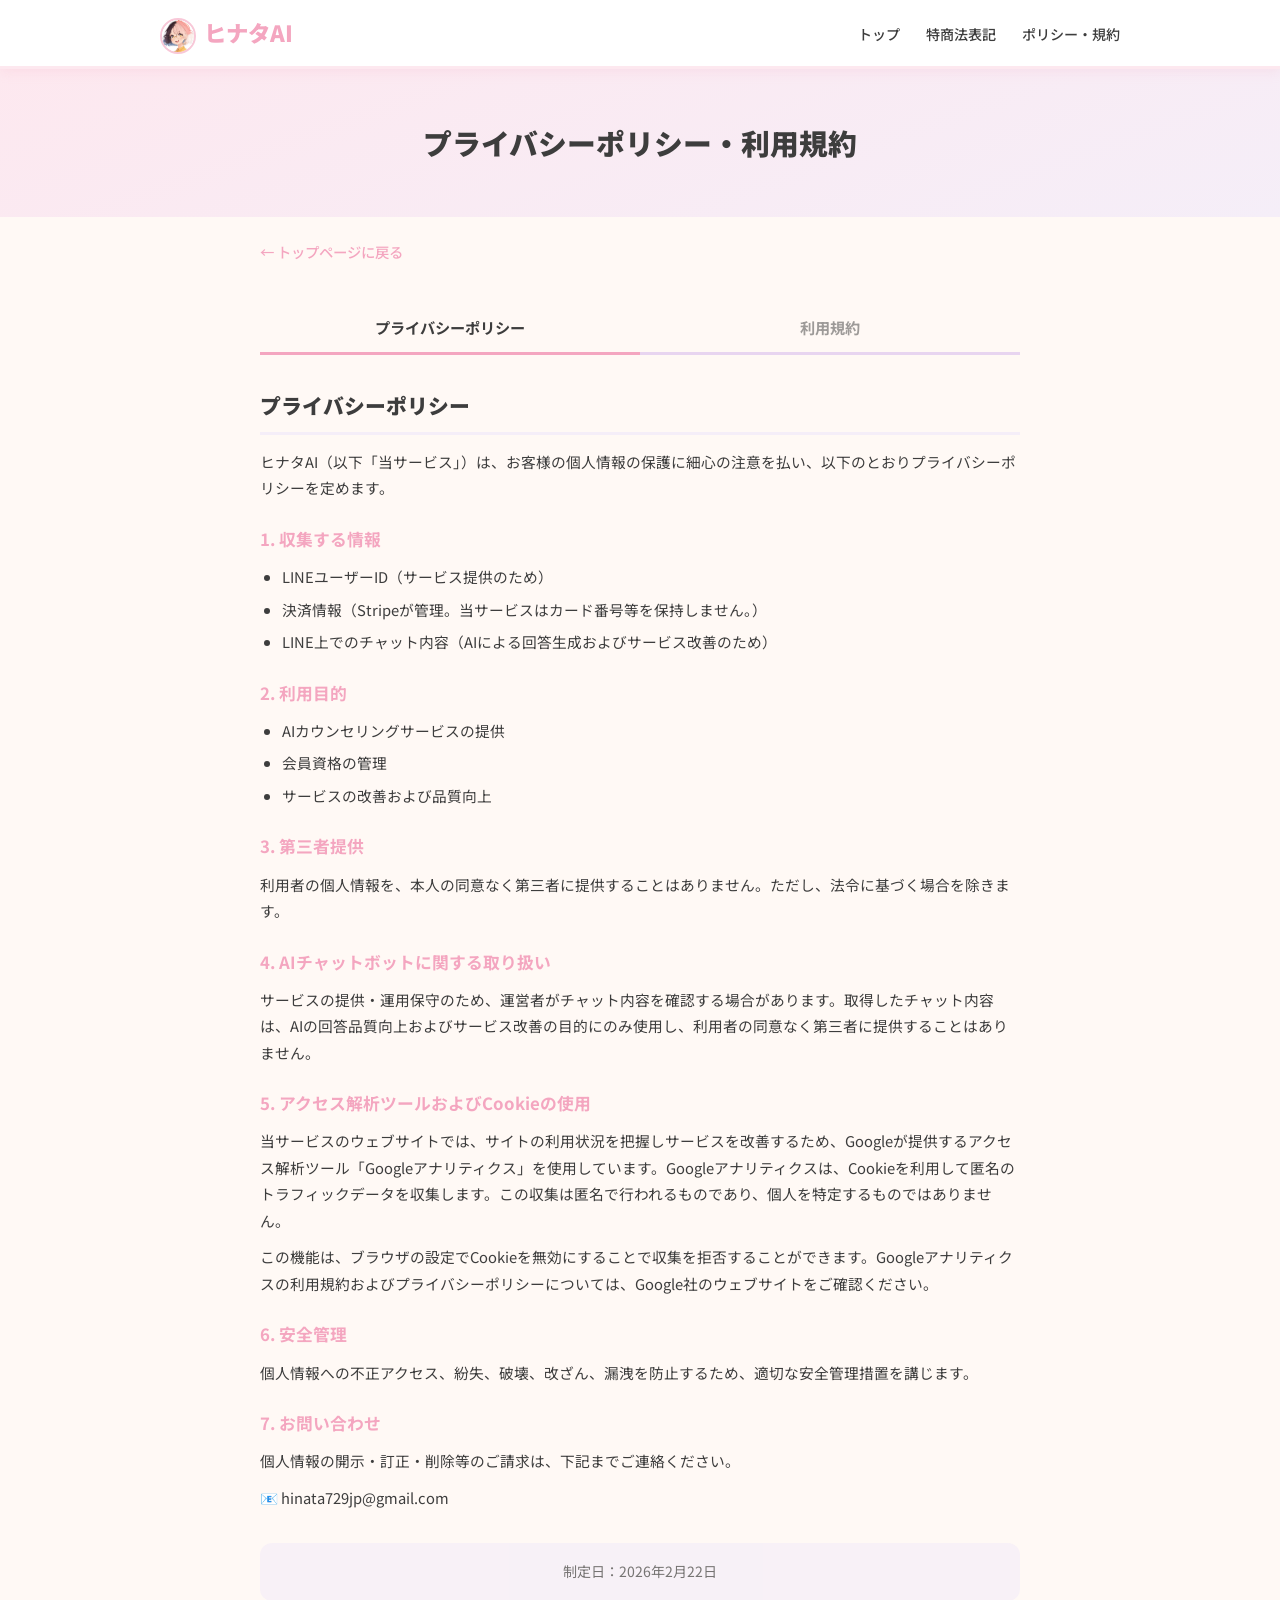
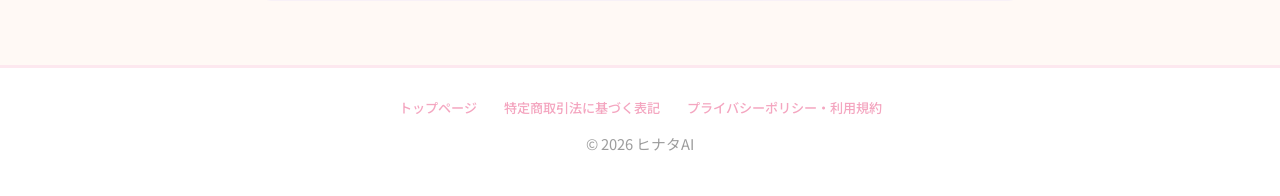
<file: policy.html>
<!DOCTYPE html>
<html lang="ja">

<head>
    <meta charset="UTF-8">
    <meta name="viewport" content="width=device-width, initial-scale=1.0">
    <title>プライバシーポリシー・利用規約 - ヒナタAI</title>
    <meta name="description" content="ヒナタAIのプライバシーポリシーおよび利用規約です。">
    <link rel="preconnect" href="https://fonts.googleapis.com">
    <link rel="preconnect" href="https://fonts.gstatic.com" crossorigin>
    <link href="https://fonts.googleapis.com/css2?family=Noto+Sans+JP:wght@400;500;700;900&display=swap"
        rel="stylesheet">
    <style>
        *,
        *::before,
        *::after {
            box-sizing: border-box;
            margin: 0;
            padding: 0
        }

        :root {
            --pink: #F4A6C0;
            --pink-light: #F8C8D8;
            --pink-pale: #FDE8EF;
            --blue: #7EC8E3;
            --blue-pale: #E3F3FA;
            --yellow: #F5D76E;
            --yellow-pale: #FFF8E1;
            --bg: #FFF9F5;
            --text: #3D3D3D;
            --lavender: #E8D5F0;
            --lavender-pale: #F5EEF8;
            --white: #FFFFFF;
        }

        body {
            font-family: 'Noto Sans JP', sans-serif;
            color: var(--text);
            line-height: 1.8;
            background: var(--bg);
        }

        header {
            background: var(--white);
            position: sticky;
            top: 0;
            z-index: 100;
            box-shadow: 0 2px 12px rgba(244, 166, 192, .2);
            border-bottom: 3px solid var(--pink-pale);
        }

        .header-inner {
            max-width: 1000px;
            margin: 0 auto;
            display: flex;
            align-items: center;
            justify-content: space-between;
            padding: 12px 20px
        }

        .logo {
            font-size: 1.4rem;
            font-weight: 900;
            color: var(--pink)
        }

        .logo a {
            color: var(--pink);
            text-decoration: none
        }

        .logo img {
            width: 36px;
            height: 36px;
            border-radius: 50%;
            vertical-align: middle;
            margin-right: 8px;
            border: 2px solid var(--pink-light)
        }

        nav a {
            color: var(--text);
            text-decoration: none;
            font-size: .88rem;
            font-weight: 500;
            margin-left: 22px;
            transition: color .2s
        }

        nav a:hover {
            color: var(--pink)
        }

        .back-link {
            max-width: 800px;
            margin: 0 auto;
            padding: 20px 20px 0
        }

        .back-link a {
            color: var(--pink);
            text-decoration: none;
            font-size: .9rem;
            font-weight: 500
        }

        .back-link a:hover {
            text-decoration: underline
        }

        .back-link a::before {
            content: '← '
        }

        .page-hero {
            background: linear-gradient(160deg, var(--pink-pale) 0%, var(--lavender-pale) 100%);
            text-align: center;
            padding: 48px 20px;
        }

        .page-hero h1 {
            font-size: 1.8rem;
            font-weight: 900;
            color: var(--text)
        }

        .content {
            max-width: 800px;
            margin: 0 auto;
            padding: 16px 20px 64px
        }

        .tab-nav {
            display: flex;
            border-bottom: 3px solid var(--lavender);
            margin-bottom: 32px;
            margin-top: 20px
        }

        .tab-btn {
            flex: 1;
            padding: 14px 12px;
            text-align: center;
            font-weight: 700;
            font-size: .95rem;
            color: var(--text);
            opacity: .5;
            background: none;
            border: none;
            cursor: pointer;
            border-bottom: 3px solid transparent;
            margin-bottom: -3px;
            transition: all .2s;
            font-family: 'Noto Sans JP', sans-serif;
        }

        .tab-btn.active {
            opacity: 1;
            border-bottom-color: var(--pink)
        }

        .tab-btn:hover {
            opacity: .8
        }

        .tab-panel {
            display: none
        }

        .tab-panel.active {
            display: block
        }

        h2 {
            color: var(--text);
            font-size: 1.3rem;
            margin: 36px 0 14px;
            padding-bottom: 8px;
            border-bottom: 3px solid var(--lavender-pale);
            font-weight: 900;
        }

        h2:first-child {
            margin-top: 0
        }

        h3 {
            color: var(--pink);
            font-size: 1.05rem;
            margin: 22px 0 10px;
            font-weight: 700
        }

        p,
        li {
            font-size: .92rem;
            margin-bottom: 10px
        }

        ul,
        ol {
            padding-left: 22px;
            margin-bottom: 16px
        }

        li {
            margin-bottom: 6px
        }

        .date-info {
            background: var(--lavender-pale);
            padding: 16px 20px;
            border-radius: 12px;
            font-size: .88rem;
            color: var(--text);
            opacity: .7;
            margin-top: 32px;
            text-align: center;
        }



        footer {
            background: var(--white);
            color: var(--text);
            text-align: center;
            padding: 28px 20px;
            font-size: .82rem;
            border-top: 3px solid var(--pink-pale);
        }

        footer a {
            color: var(--pink);
            text-decoration: none;
            margin: 0 12px;
            font-weight: 500
        }

        footer a:hover {
            text-decoration: underline
        }

        footer .footer-links {
            margin-bottom: 12px
        }

        footer .copy {
            opacity: .5
        }

        @media(max-width:600px) {
            .header-inner {
                flex-direction: column;
                gap: 10px
            }

            nav a {
                margin-left: 12px;
                font-size: .82rem
            }

            .page-hero h1 {
                font-size: 1.4rem
            }

            .content {
                padding: 16px 16px 48px
            }

            h2 {
                font-size: 1.15rem
            }

            .tab-btn {
                font-size: .85rem;
                padding: 12px 8px
            }
        }
    </style>
</head>

<body>

    <header>
        <div class="header-inner">
            <div class="logo">
                <a href="index.html">
                    <img src="character.jpg" alt="ヒナタAI">ヒナタAI
                </a>
            </div>
            <nav>
                <a href="index.html">トップ</a>
                <a href="tokushoho.html">特商法表記</a>
                <a href="policy.html">ポリシー・規約</a>
            </nav>
        </div>
    </header>

    <div class="page-hero">
        <h1>プライバシーポリシー・利用規約</h1>
    </div>

    <div class="back-link">
        <a href="index.html">トップページに戻る</a>
    </div>

    <div class="content">

        <div class="tab-nav">
            <button class="tab-btn active" data-tab="privacy">プライバシーポリシー</button>
            <button class="tab-btn" data-tab="terms">利用規約</button>
        </div>

        <!-- ==================== Privacy Policy ==================== -->
        <div id="privacy" class="tab-panel active">

            <h2>プライバシーポリシー</h2>
            <p>ヒナタAI（以下「当サービス」）は、お客様の個人情報の保護に細心の注意を払い、以下のとおりプライバシーポリシーを定めます。</p>

            <h3>1. 収集する情報</h3>
            <ul>
                <li>LINEユーザーID（サービス提供のため）</li>
                <li>決済情報（Stripeが管理。当サービスはカード番号等を保持しません。）</li>
                <li>LINE上でのチャット内容（AIによる回答生成およびサービス改善のため）</li>
            </ul>

            <h3>2. 利用目的</h3>
            <ul>
                <li>AIカウンセリングサービスの提供</li>
                <li>会員資格の管理</li>
                <li>サービスの改善および品質向上</li>
            </ul>

            <h3>3. 第三者提供</h3>
            <p>利用者の個人情報を、本人の同意なく第三者に提供することはありません。ただし、法令に基づく場合を除きます。</p>

            <h3>4. AIチャットボットに関する取り扱い</h3>
            <p>サービスの提供・運用保守のため、運営者がチャット内容を確認する場合があります。取得したチャット内容は、AIの回答品質向上およびサービス改善の目的にのみ使用し、利用者の同意なく第三者に提供することはありません。
            </p>

            <h3>5. アクセス解析ツールおよびCookieの使用</h3>
            <p>当サービスのウェブサイトでは、サイトの利用状況を把握しサービスを改善するため、Googleが提供するアクセス解析ツール「Googleアナリティクス」を使用しています。Googleアナリティクスは、Cookieを利用して匿名のトラフィックデータを収集します。この収集は匿名で行われるものであり、個人を特定するものではありません。
            </p>
            <p>この機能は、ブラウザの設定でCookieを無効にすることで収集を拒否することができます。Googleアナリティクスの利用規約およびプライバシーポリシーについては、Google社のウェブサイトをご確認ください。</p>

            <h3>6. 安全管理</h3>
            <p>個人情報への不正アクセス、紛失、破壊、改ざん、漏洩を防止するため、適切な安全管理措置を講じます。</p>

            <h3>7. お問い合わせ</h3>
            <p>個人情報の開示・訂正・削除等のご請求は、下記までご連絡ください。</p>
            <p>
                📧 <span>hinata729jp@gmail.com</span>
            </p>
        </div>

        <!-- ==================== Terms of Service ==================== -->
        <div id="terms" class="tab-panel">

            <h2>利用規約</h2>

            <h3>第1条（適用）</h3>
            <p>本規約は、ヒナタAI（以下「当サービス」）の利用に関する条件を定めるものです。利用者は、本規約に同意のうえ当サービスをご利用ください。</p>

            <h3>第2条（サービス内容）</h3>
            <p>当サービスは、MBTI性格診断に基づくAIチャットボットによるカウンセリングサービスをLINE上で提供するものです。</p>

            <h3>第3条（料金および支払い）</h3>
            <ul>
                <li>月額料金：1,480円（税込）</li>
                <li>無料トライアル：初回登録から1週間は無料。無料期間中に解約すれば料金は発生しません。トライアル終了後、自動的に通常料金（1,480円）に移行します。</li>
                <li>支払方法：クレジットカード決済（Stripe経由）</li>
                <li>申込み方法：LINE公式アカウントを友だち追加後、トーク内でご案内する決済リンクよりお手続きください。</li>
                <li>課金日：初回決済日と同日に毎月自動課金</li>
            </ul>

            <h3>第4条（解約）</h3>
            <ul>
                <li>LINEトーク画面にて「解約」とメッセージを送信することで解約できます。</li>
                <li>解約後は当月末までサービスを利用でき、翌月から課金が停止されます。</li>
                <li>日割り返金は行いません。</li>
            </ul>

            <h3>第5条（免責事項）</h3>
            <ul>
                <li>当サービスのAIによる回答は参考情報であり、医療・法律・金融等の専門的助言ではありません。</li>
                <li>AIの回答に基づく行動の結果について、当サービスは一切の責任を負いません。</li>
                <li>重要な判断を行う際は、必ず専門家にご相談ください。</li>
            </ul>

            <h3>第6条（禁止事項）</h3>
            <p>以下の行為を禁止します。</p>
            <ul>
                <li>サービスの不正利用、リバースエンジニアリング</li>
                <li>システムプロンプトの抽出を試みる行為</li>
                <li>他の利用者への迷惑行為</li>
                <li>法令に違反する行為</li>
            </ul>

            <h3>第7条（サービスの変更・停止）</h3>
            <p>当サービスは、事前の通知なくサービス内容の変更や一時停止を行う場合があります。</p>

            <h3>第8条（知的財産権）</h3>
            <p>当サービスに含まれるAIモデル、プロンプト、デザイン等の知的財産権は当サービスに帰属します。</p>

            <h3>第9条（規約の変更）</h3>
            <p>本規約は、利用者への事前通知のうえ変更する場合があります。変更後もサービスを利用した場合、変更後の規約に同意したものとみなします。</p>

            <h3>第10条（準拠法・管轄）</h3>
            <p>本規約は日本法に準拠し、紛争が生じた場合は東京地方裁判所を第一審の専属的合意管轄裁判所とします。</p>
        </div>

        <div class="date-info">
            制定日：2026年2月22日
        </div>
    </div>

    <footer>
        <div class="footer-links">
            <a href="index.html">トップページ</a>
            <a href="tokushoho.html">特定商取引法に基づく表記</a>
            <a href="policy.html">プライバシーポリシー・利用規約</a>
        </div>
        <p class="copy">&copy; 2026 ヒナタAI</p>
    </footer>

    <script>
        document.querySelectorAll('.tab-btn').forEach(btn => {
            btn.addEventListener('click', () => {
                document.querySelectorAll('.tab-btn').forEach(b => b.classList.remove('active'));
                document.querySelectorAll('.tab-panel').forEach(p => p.classList.remove('active'));
                btn.classList.add('active');
                document.getElementById(btn.dataset.tab).classList.add('active');
            });
        });
    </script>
</body>

</html>
</file>
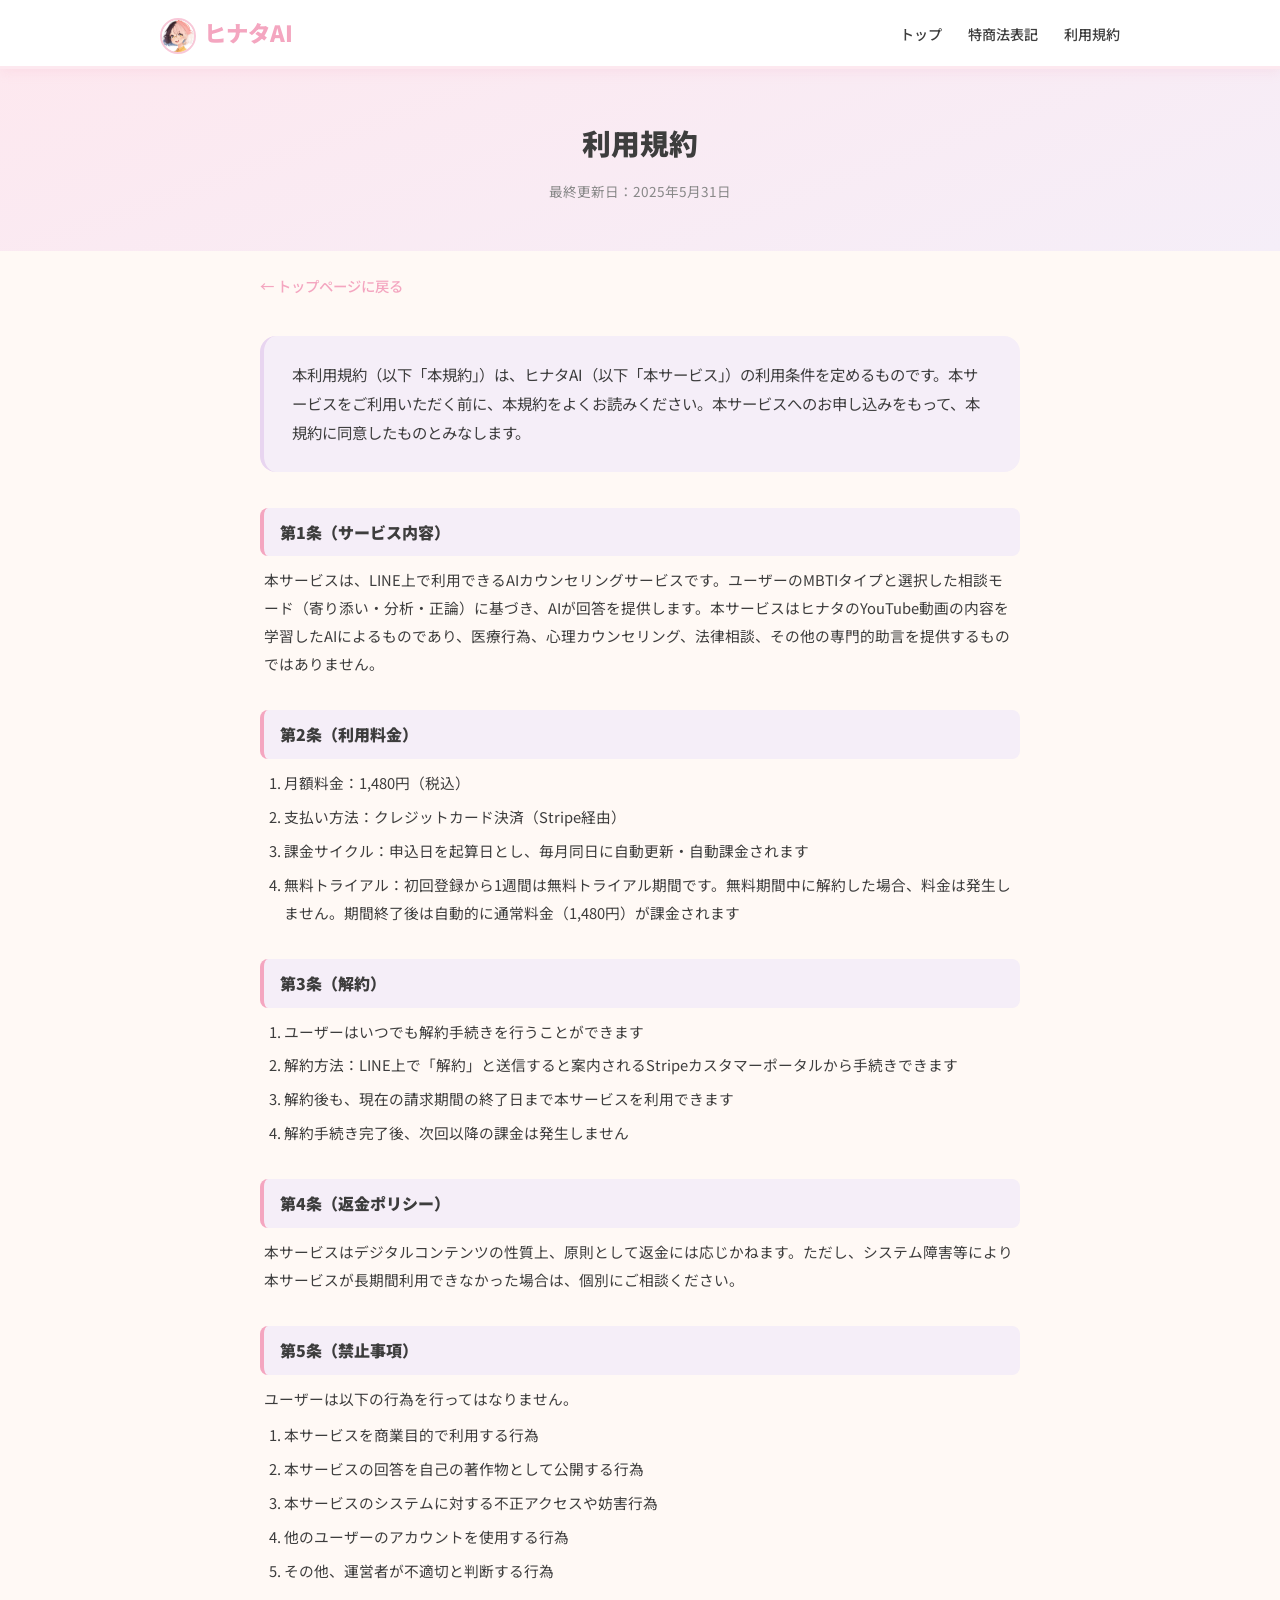
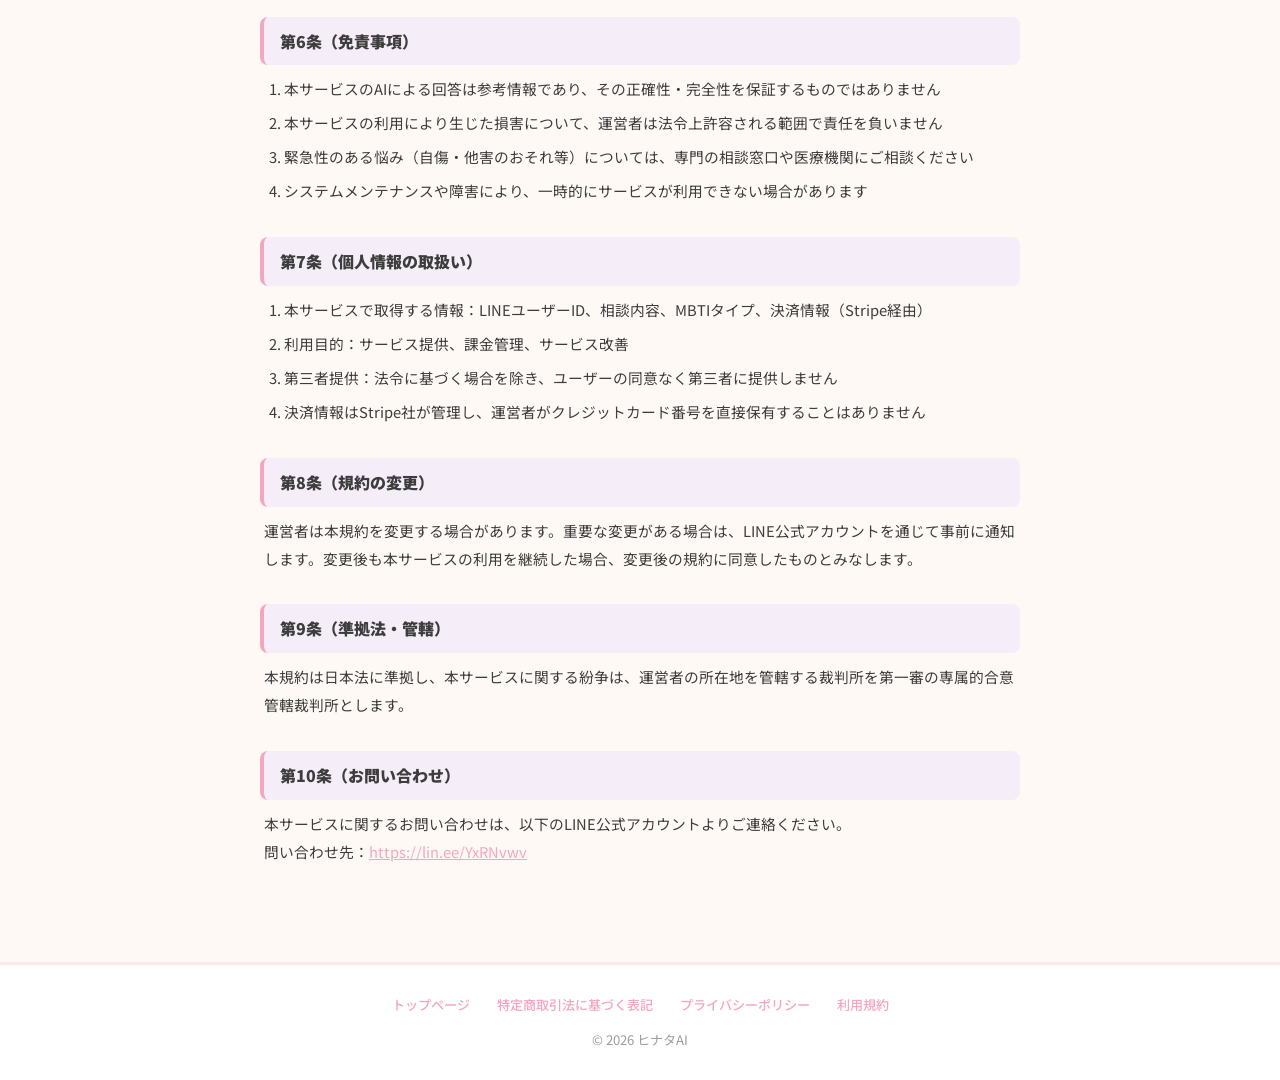
<file: terms.html>
<!DOCTYPE html>
<html lang="ja">

<head>
    <meta charset="UTF-8">
    <meta name="viewport" content="width=device-width, initial-scale=1.0">
    <title>ヒナタAI 利用規約</title>
    <meta name="description" content="ヒナタAIの利用規約ページです。">
    <link rel="preconnect" href="https://fonts.googleapis.com">
    <link rel="preconnect" href="https://fonts.gstatic.com" crossorigin>
    <link href="https://fonts.googleapis.com/css2?family=Noto+Sans+JP:wght@400;500;700;900&display=swap"
        rel="stylesheet">
    <style>
        *,
        *::before,
        *::after {
            box-sizing: border-box;
            margin: 0;
            padding: 0
        }

        :root {
            --pink: #F4A6C0;
            --pink-light: #F8C8D8;
            --pink-pale: #FDE8EF;
            --blue: #7EC8E3;
            --blue-pale: #E3F3FA;
            --yellow: #F5D76E;
            --yellow-pale: #FFF8E1;
            --bg: #FFF9F5;
            --text: #3D3D3D;
            --lavender: #E8D5F0;
            --lavender-pale: #F5EEF8;
            --white: #FFFFFF;
        }

        body {
            font-family: 'Noto Sans JP', sans-serif;
            color: var(--text);
            line-height: 1.8;
            background: var(--bg);
        }

        header {
            background: var(--white);
            position: sticky;
            top: 0;
            z-index: 100;
            box-shadow: 0 2px 12px rgba(244, 166, 192, .2);
            border-bottom: 3px solid var(--pink-pale);
        }

        .header-inner {
            max-width: 1000px;
            margin: 0 auto;
            display: flex;
            align-items: center;
            justify-content: space-between;
            padding: 12px 20px
        }

        .logo {
            font-size: 1.4rem;
            font-weight: 900;
            color: var(--pink)
        }

        .logo a {
            color: var(--pink);
            text-decoration: none
        }

        .logo img {
            width: 36px;
            height: 36px;
            border-radius: 50%;
            vertical-align: middle;
            margin-right: 8px;
            border: 2px solid var(--pink-light)
        }

        nav a {
            color: var(--text);
            text-decoration: none;
            font-size: .88rem;
            font-weight: 500;
            margin-left: 22px;
            transition: color .2s
        }

        nav a:hover {
            color: var(--pink)
        }

        .back-link {
            max-width: 800px;
            margin: 0 auto;
            padding: 20px 20px 0
        }

        .back-link a {
            color: var(--pink);
            text-decoration: none;
            font-size: .9rem;
            font-weight: 500
        }

        .back-link a:hover {
            text-decoration: underline
        }

        .back-link a::before {
            content: '← '
        }

        .page-hero {
            background: linear-gradient(160deg, var(--pink-pale) 0%, var(--lavender-pale) 100%);
            text-align: center;
            padding: 48px 20px;
        }

        .page-hero h1 {
            font-size: 1.8rem;
            font-weight: 900;
            color: var(--text)
        }

        .page-hero .last-updated {
            margin-top: 10px;
            font-size: .85rem;
            color: #888;
        }

        .content {
            max-width: 800px;
            margin: 0 auto;
            padding: 36px 20px 64px
        }

        .content .intro {
            font-size: .96rem;
            line-height: 1.9;
            color: var(--text);
            margin-bottom: 36px;
            padding: 24px 28px;
            background: var(--lavender-pale);
            border-radius: 16px;
            border-left: 4px solid var(--lavender);
        }

        .article {
            margin-bottom: 32px;
        }

        .article h2 {
            font-size: 1rem;
            font-weight: 900;
            color: var(--text);
            margin-bottom: 10px;
            padding: 10px 16px;
            background: var(--lavender-pale);
            border-radius: 8px;
            border-left: 4px solid var(--pink);
        }

        .article p,
        .article ol {
            font-size: .92rem;
            line-height: 1.9;
            color: var(--text);
            padding: 0 4px;
        }

        .article ol {
            padding-left: 24px;
            margin-top: 8px;
        }

        .article ol li {
            margin-bottom: 6px;
        }

        footer {
            background: var(--white);
            color: var(--text);
            text-align: center;
            padding: 28px 20px;
            font-size: .82rem;
            border-top: 3px solid var(--pink-pale);
        }

        footer a {
            color: var(--pink);
            text-decoration: none;
            margin: 0 12px;
            font-weight: 500
        }

        footer a:hover {
            text-decoration: underline
        }

        footer .footer-links {
            margin-bottom: 12px
        }

        footer .copy {
            opacity: .5
        }

        @media(max-width:600px) {
            .header-inner {
                flex-direction: column;
                gap: 10px
            }

            nav a {
                margin-left: 12px;
                font-size: .82rem
            }

            .page-hero h1 {
                font-size: 1.4rem
            }

            .content .intro {
                padding: 18px 20px;
            }

            .article h2 {
                font-size: .95rem;
            }
        }
    </style>
</head>

<body>

    <header>
        <div class="header-inner">
            <div class="logo">
                <a href="index.html">
                    <img src="character.jpg" alt="ヒナタAI">ヒナタAI
                </a>
            </div>
            <nav>
                <a href="index.html">トップ</a>
                <a href="tokushoho.html">特商法表記</a>
                <a href="terms.html">利用規約</a>
            </nav>
        </div>
    </header>

    <div class="page-hero">
        <h1>利用規約</h1>
        <p class="last-updated">最終更新日：2025年5月31日</p>
    </div>

    <div class="back-link">
        <a href="index.html">トップページに戻る</a>
    </div>

    <div class="content">

        <p class="intro">本利用規約（以下「本規約」）は、ヒナタAI（以下「本サービス」）の利用条件を定めるものです。本サービスをご利用いただく前に、本規約をよくお読みください。本サービスへのお申し込みをもって、本規約に同意したものとみなします。</p>

        <div class="article">
            <h2>第1条（サービス内容）</h2>
            <p>本サービスは、LINE上で利用できるAIカウンセリングサービスです。ユーザーのMBTIタイプと選択した相談モード（寄り添い・分析・正論）に基づき、AIが回答を提供します。本サービスはヒナタのYouTube動画の内容を学習したAIによるものであり、医療行為、心理カウンセリング、法律相談、その他の専門的助言を提供するものではありません。</p>
        </div>

        <div class="article">
            <h2>第2条（利用料金）</h2>
            <ol>
                <li>月額料金：1,480円（税込）</li>
                <li>支払い方法：クレジットカード決済（Stripe経由）</li>
                <li>課金サイクル：申込日を起算日とし、毎月同日に自動更新・自動課金されます</li>
                <li>無料トライアル：初回登録から1週間は無料トライアル期間です。無料期間中に解約した場合、料金は発生しません。期間終了後は自動的に通常料金（1,480円）が課金されます</li>
            </ol>
        </div>

        <div class="article">
            <h2>第3条（解約）</h2>
            <ol>
                <li>ユーザーはいつでも解約手続きを行うことができます</li>
                <li>解約方法：LINE上で「解約」と送信すると案内されるStripeカスタマーポータルから手続きできます</li>
                <li>解約後も、現在の請求期間の終了日まで本サービスを利用できます</li>
                <li>解約手続き完了後、次回以降の課金は発生しません</li>
            </ol>
        </div>

        <div class="article">
            <h2>第4条（返金ポリシー）</h2>
            <p>本サービスはデジタルコンテンツの性質上、原則として返金には応じかねます。ただし、システム障害等により本サービスが長期間利用できなかった場合は、個別にご相談ください。</p>
        </div>

        <div class="article">
            <h2>第5条（禁止事項）</h2>
            <p>ユーザーは以下の行為を行ってはなりません。</p>
            <ol>
                <li>本サービスを商業目的で利用する行為</li>
                <li>本サービスの回答を自己の著作物として公開する行為</li>
                <li>本サービスのシステムに対する不正アクセスや妨害行為</li>
                <li>他のユーザーのアカウントを使用する行為</li>
                <li>その他、運営者が不適切と判断する行為</li>
            </ol>
        </div>

        <div class="article">
            <h2>第6条（免責事項）</h2>
            <ol>
                <li>本サービスのAIによる回答は参考情報であり、その正確性・完全性を保証するものではありません</li>
                <li>本サービスの利用により生じた損害について、運営者は法令上許容される範囲で責任を負いません</li>
                <li>緊急性のある悩み（自傷・他害のおそれ等）については、専門の相談窓口や医療機関にご相談ください</li>
                <li>システムメンテナンスや障害により、一時的にサービスが利用できない場合があります</li>
            </ol>
        </div>

        <div class="article">
            <h2>第7条（個人情報の取扱い）</h2>
            <ol>
                <li>本サービスで取得する情報：LINEユーザーID、相談内容、MBTIタイプ、決済情報（Stripe経由）</li>
                <li>利用目的：サービス提供、課金管理、サービス改善</li>
                <li>第三者提供：法令に基づく場合を除き、ユーザーの同意なく第三者に提供しません</li>
                <li>決済情報はStripe社が管理し、運営者がクレジットカード番号を直接保有することはありません</li>
            </ol>
        </div>

        <div class="article">
            <h2>第8条（規約の変更）</h2>
            <p>運営者は本規約を変更する場合があります。重要な変更がある場合は、LINE公式アカウントを通じて事前に通知します。変更後も本サービスの利用を継続した場合、変更後の規約に同意したものとみなします。</p>
        </div>

        <div class="article">
            <h2>第9条（準拠法・管轄）</h2>
            <p>本規約は日本法に準拠し、本サービスに関する紛争は、運営者の所在地を管轄する裁判所を第一審の専属的合意管轄裁判所とします。</p>
        </div>

        <div class="article">
            <h2>第10条（お問い合わせ）</h2>
            <p>本サービスに関するお問い合わせは、以下のLINE公式アカウントよりご連絡ください。<br>
            問い合わせ先：<a href="https://lin.ee/YxRNvwv" target="_blank" rel="noopener" style="color: var(--pink);">https://lin.ee/YxRNvwv</a></p>
        </div>

    </div>

    <footer>
        <div class="footer-links">
            <a href="index.html">トップページ</a>
            <a href="tokushoho.html">特定商取引法に基づく表記</a>
            <a href="policy.html">プライバシーポリシー</a>
            <a href="terms.html">利用規約</a>
        </div>
        <p class="copy">&copy; 2026 ヒナタAI</p>
    </footer>

</body>

</html>
</file>
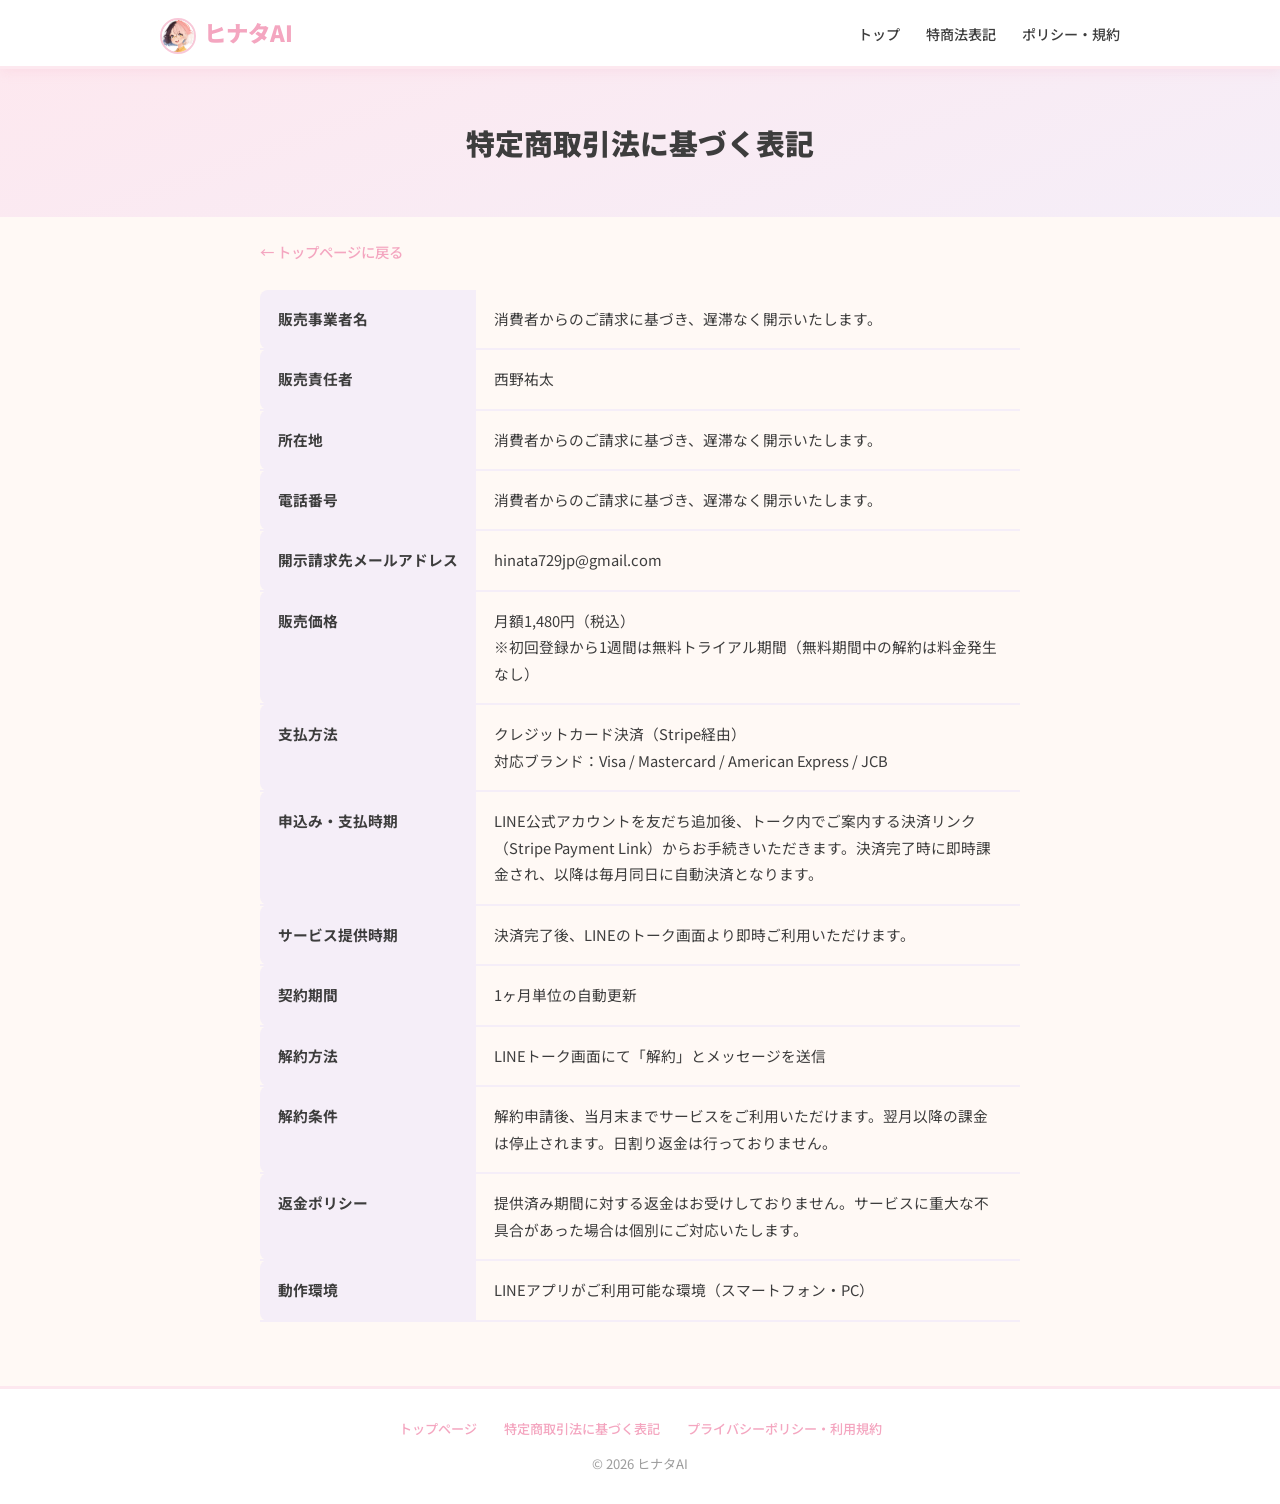
<file: tokushoho.html>
<!DOCTYPE html>
<html lang="ja">

<head>
    <meta charset="UTF-8">
    <meta name="viewport" content="width=device-width, initial-scale=1.0">
    <title>特定商取引法に基づく表記 - ヒナタAI</title>
    <meta name="description" content="ヒナタAIの特定商取引法に基づく表記ページです。">
    <link rel="preconnect" href="https://fonts.googleapis.com">
    <link rel="preconnect" href="https://fonts.gstatic.com" crossorigin>
    <link href="https://fonts.googleapis.com/css2?family=Noto+Sans+JP:wght@400;500;700;900&display=swap"
        rel="stylesheet">
    <style>
        *,
        *::before,
        *::after {
            box-sizing: border-box;
            margin: 0;
            padding: 0
        }

        :root {
            --pink: #F4A6C0;
            --pink-light: #F8C8D8;
            --pink-pale: #FDE8EF;
            --blue: #7EC8E3;
            --blue-pale: #E3F3FA;
            --yellow: #F5D76E;
            --yellow-pale: #FFF8E1;
            --bg: #FFF9F5;
            --text: #3D3D3D;
            --lavender: #E8D5F0;
            --lavender-pale: #F5EEF8;
            --white: #FFFFFF;
        }

        body {
            font-family: 'Noto Sans JP', sans-serif;
            color: var(--text);
            line-height: 1.8;
            background: var(--bg);
        }

        header {
            background: var(--white);
            position: sticky;
            top: 0;
            z-index: 100;
            box-shadow: 0 2px 12px rgba(244, 166, 192, .2);
            border-bottom: 3px solid var(--pink-pale);
        }

        .header-inner {
            max-width: 1000px;
            margin: 0 auto;
            display: flex;
            align-items: center;
            justify-content: space-between;
            padding: 12px 20px
        }

        .logo {
            font-size: 1.4rem;
            font-weight: 900;
            color: var(--pink)
        }

        .logo a {
            color: var(--pink);
            text-decoration: none
        }

        .logo img {
            width: 36px;
            height: 36px;
            border-radius: 50%;
            vertical-align: middle;
            margin-right: 8px;
            border: 2px solid var(--pink-light)
        }

        nav a {
            color: var(--text);
            text-decoration: none;
            font-size: .88rem;
            font-weight: 500;
            margin-left: 22px;
            transition: color .2s
        }

        nav a:hover {
            color: var(--pink)
        }

        .back-link {
            max-width: 800px;
            margin: 0 auto;
            padding: 20px 20px 0
        }

        .back-link a {
            color: var(--pink);
            text-decoration: none;
            font-size: .9rem;
            font-weight: 500
        }

        .back-link a:hover {
            text-decoration: underline
        }

        .back-link a::before {
            content: '← '
        }

        .page-hero {
            background: linear-gradient(160deg, var(--pink-pale) 0%, var(--lavender-pale) 100%);
            text-align: center;
            padding: 48px 20px;
        }

        .page-hero h1 {
            font-size: 1.8rem;
            font-weight: 900;
            color: var(--text)
        }

        .content {
            max-width: 800px;
            margin: 0 auto;
            padding: 16px 20px 64px
        }

        .info-table {
            width: 100%;
            border-collapse: collapse;
            margin-top: 8px
        }

        .info-table th,
        .info-table td {
            padding: 16px 18px;
            text-align: left;
            border-bottom: 2px solid var(--lavender-pale);
            font-size: .92rem;
            vertical-align: top;
        }

        .info-table th {
            background: var(--lavender-pale);
            color: var(--text);
            font-weight: 700;
            width: 200px;
            white-space: nowrap;
            border-radius: 8px 0 0 8px;
        }

        .info-table td {
            border-radius: 0 8px 8px 0
        }



        footer {
            background: var(--white);
            color: var(--text);
            text-align: center;
            padding: 28px 20px;
            font-size: .82rem;
            border-top: 3px solid var(--pink-pale);
        }

        footer a {
            color: var(--pink);
            text-decoration: none;
            margin: 0 12px;
            font-weight: 500
        }

        footer a:hover {
            text-decoration: underline
        }

        footer .footer-links {
            margin-bottom: 12px
        }

        footer .copy {
            opacity: .5
        }

        @media(max-width:600px) {
            .header-inner {
                flex-direction: column;
                gap: 10px
            }

            nav a {
                margin-left: 12px;
                font-size: .82rem
            }

            .page-hero h1 {
                font-size: 1.4rem
            }

            .info-table th {
                width: auto;
                display: block;
                padding-bottom: 4px;
                border-bottom: none;
                border-radius: 8px 8px 0 0
            }

            .info-table td {
                display: block;
                padding-top: 0;
                padding-bottom: 14px;
                border-radius: 0 0 8px 8px
            }

            .info-table tr {
                display: block;
                border-bottom: 2px solid var(--lavender-pale);
                margin-bottom: 4px
            }
        }
    </style>
</head>

<body>

    <header>
        <div class="header-inner">
            <div class="logo">
                <a href="index.html">
                    <img src="character.jpg" alt="ヒナタAI">ヒナタAI
                </a>
            </div>
            <nav>
                <a href="index.html">トップ</a>
                <a href="tokushoho.html">特商法表記</a>
                <a href="policy.html">ポリシー・規約</a>
            </nav>
        </div>
    </header>

    <div class="page-hero">
        <h1>特定商取引法に基づく表記</h1>
    </div>

    <div class="back-link">
        <a href="index.html">トップページに戻る</a>
    </div>

    <div class="content">
        <table class="info-table">
            <tr>
                <th>販売事業者名</th>
                <td>消費者からのご請求に基づき、遅滞なく開示いたします。</td>
            </tr>
            <tr>
                <th>販売責任者</th>
                <!-- ここを差し替え：本名に変更してください -->
                <td><span>西野祐太</span></td>
            </tr>
            <tr>
                <th>所在地</th>
                <td>消費者からのご請求に基づき、遅滞なく開示いたします。</td>
            </tr>
            <tr>
                <th>電話番号</th>
                <td>消費者からのご請求に基づき、遅滞なく開示いたします。</td>
            </tr>
            <tr>
                <th>開示請求先メールアドレス</th>
                <td><span>hinata729jp@gmail.com</span></td>
            </tr>
            <tr>
                <th>販売価格</th>
                <td>月額1,480円（税込）<br>※初回登録から1週間は無料トライアル期間（無料期間中の解約は料金発生なし）</td>
            </tr>
            <tr>
                <th>支払方法</th>
                <td>クレジットカード決済（Stripe経由）<br>対応ブランド：Visa / Mastercard / American Express / JCB</td>
            </tr>
            <tr>
                <th>申込み・支払時期</th>
                <td>LINE公式アカウントを友だち追加後、トーク内でご案内する決済リンク（Stripe Payment
                    Link）からお手続きいただきます。決済完了時に即時課金され、以降は毎月同日に自動決済となります。</td>
            </tr>
            <tr>
                <th>サービス提供時期</th>
                <td>決済完了後、LINEのトーク画面より即時ご利用いただけます。</td>
            </tr>
            <tr>
                <th>契約期間</th>
                <td>1ヶ月単位の自動更新</td>
            </tr>
            <tr>
                <th>解約方法</th>
                <td>LINEトーク画面にて「解約」とメッセージを送信</td>
            </tr>
            <tr>
                <th>解約条件</th>
                <td>解約申請後、当月末までサービスをご利用いただけます。翌月以降の課金は停止されます。日割り返金は行っておりません。</td>
            </tr>
            <tr>
                <th>返金ポリシー</th>
                <td>提供済み期間に対する返金はお受けしておりません。サービスに重大な不具合があった場合は個別にご対応いたします。</td>
            </tr>
            <tr>
                <th>動作環境</th>
                <td>LINEアプリがご利用可能な環境（スマートフォン・PC）</td>
            </tr>
        </table>
    </div>

    <footer>
        <div class="footer-links">
            <a href="index.html">トップページ</a>
            <a href="tokushoho.html">特定商取引法に基づく表記</a>
            <a href="policy.html">プライバシーポリシー・利用規約</a>
        </div>
        <p class="copy">&copy; 2026 ヒナタAI</p>
    </footer>

</body>

</html>
</file>
<file: future-self/style.css>
/* 10年後のあなた診断 — style.css
   カラーパレットは hinata.github.io/index.html（LP本体）のCSS変数を継承 */

:root {
  --pink: #F4A6C0;
  --pink-light: #F8C8D8;
  --pink-pale: #FDE8EF;
  --blue: #7EC8E3;
  --blue-pale: #E3F3FA;
  --yellow: #F5D76E;
  --yellow-pale: #FFF8E1;
  --bg: #FFF9F5;
  --text: #3D3D3D;
  --text-soft: #6B6B6B;
  --lavender: #E8D5F0;
  --lavender-pale: #F5EEF8;
  --white: #FFFFFF;
  --line: #06C755;
  --line-dark: #05A648;

  --shadow: 0 8px 24px rgba(61, 61, 61, 0.08);
  --shadow-soft: 0 4px 14px rgba(61, 61, 61, 0.06);
  --radius: 20px;
}

* { box-sizing: border-box; }

html, body {
  margin: 0;
  padding: 0;
}

body {
  font-family: 'Noto Sans JP', -apple-system, BlinkMacSystemFont, sans-serif;
  background: var(--bg);
  color: var(--text);
  line-height: 1.8;
  -webkit-font-smoothing: antialiased;
}

#app {
  max-width: 480px;
  margin: 0 auto;
  min-height: 100vh;
  background: var(--white);
  box-shadow: var(--shadow);
  position: relative;
  overflow: hidden;
}

.screen {
  padding: 32px 24px 56px;
  animation: fadeSlideIn 0.35s ease;
}

.screen.hidden {
  display: none;
}

@keyframes fadeSlideIn {
  from { opacity: 0; transform: translateY(10px); }
  to   { opacity: 1; transform: translateY(0); }
}

/* ===== 共通パーツ ===== */

.btn {
  display: inline-block;
  width: 100%;
  padding: 16px 20px;
  border: none;
  border-radius: 999px;
  font-size: 16px;
  font-weight: 700;
  font-family: inherit;
  cursor: pointer;
  text-align: center;
  text-decoration: none;
  transition: transform 0.15s ease, box-shadow 0.15s ease;
  box-sizing: border-box;
}

.btn:active { transform: scale(0.97); }

.btn-primary {
  background: linear-gradient(135deg, var(--pink), var(--blue));
  color: var(--white);
  box-shadow: var(--shadow-soft);
}

.btn-line {
  background: var(--line);
  color: var(--white);
  box-shadow: var(--shadow-soft);
}
.btn-line:active { background: var(--line-dark); }

.btn-outline {
  background: var(--white);
  color: var(--text);
  border: 1.5px solid var(--pink-light);
}

.btn-ghost {
  background: transparent;
  color: var(--text-soft);
  font-weight: 500;
  font-size: 14px;
}

.pill {
  display: inline-block;
  padding: 4px 14px;
  border-radius: 999px;
  font-size: 12px;
  font-weight: 700;
  background: var(--pink-pale);
  color: var(--text);
}

/* ===== #screen-home ===== */

.home-hero {
  text-align: center;
  padding: 20px 0 12px;
  background: linear-gradient(160deg, var(--pink-pale) 0%, var(--blue-pale) 50%, var(--lavender-pale) 100%);
  margin: -32px -24px 28px;
  padding: 44px 24px 32px;
  border-radius: 0 0 32px 32px;
}

.home-hero .eyebrow {
  font-size: 13px;
  font-weight: 700;
  color: var(--text-soft);
  letter-spacing: 0.05em;
}

.home-hero h1 {
  font-size: 26px;
  line-height: 1.5;
  margin: 12px 0 16px;
}

.home-hero p {
  font-size: 14px;
  color: var(--text-soft);
  margin: 0 0 24px;
}

.home-hero .stat-row {
  display: flex;
  justify-content: center;
  gap: 10px;
  font-size: 12px;
  color: var(--text-soft);
  margin-bottom: 20px;
}
.home-hero .stat-row span {
  background: rgba(255,255,255,.7);
  padding: 4px 10px;
  border-radius: 999px;
}

.animal-peek {
  display: flex;
  flex-wrap: wrap;
  justify-content: center;
  gap: 6px;
  margin: 28px 0 8px;
}

.animal-peek span {
  font-size: 20px;
  width: 38px;
  height: 38px;
  display: flex;
  align-items: center;
  justify-content: center;
  background: var(--pink-pale);
  border-radius: 50%;
  cursor: default;
}

.section-title {
  font-size: 15px;
  font-weight: 700;
  margin: 0 0 12px;
  color: var(--text);
}

.section-title .sub {
  display: block;
  font-size: 12px;
  font-weight: 400;
  color: var(--text-soft);
  margin-top: 2px;
}

.sample-grid {
  display: grid;
  grid-template-columns: 1fr 1fr;
  gap: 10px;
  margin-bottom: 28px;
}

.sample-card {
  display: block;
  text-decoration: none;
  color: var(--text);
  background: var(--blue-pale);
  border-radius: 16px;
  padding: 14px 10px;
  text-align: center;
}

.sample-card .emoji { font-size: 26px; display: block; margin-bottom: 6px; }
.sample-card .name { font-size: 12px; font-weight: 700; line-height: 1.4; }

/* ===== #screen-diagnose ===== */

.progress-wrap {
  margin-bottom: 28px;
}

.progress-label {
  display: flex;
  justify-content: space-between;
  font-size: 12px;
  color: var(--text-soft);
  margin-bottom: 6px;
}

.progress-bar {
  width: 100%;
  height: 8px;
  background: var(--pink-pale);
  border-radius: 999px;
  overflow: hidden;
}

.progress-bar-fill {
  height: 100%;
  background: linear-gradient(90deg, var(--pink), var(--blue));
  border-radius: 999px;
  transition: width 0.3s ease;
}

.question-card {
  background: var(--white);
  border-radius: var(--radius);
  padding: 4px 2px 8px;
}

.question-text {
  font-size: 19px;
  font-weight: 700;
  line-height: 1.6;
  margin: 0 0 24px;
}

.option-btn {
  display: block;
  width: 100%;
  text-align: left;
  padding: 16px 18px;
  margin-bottom: 12px;
  border: 1.5px solid var(--pink-pale);
  border-radius: 16px;
  background: var(--white);
  font-family: inherit;
  font-size: 15px;
  color: var(--text);
  cursor: pointer;
  transition: background 0.15s ease, border-color 0.15s ease, transform 0.1s ease;
}

.option-btn:hover {
  background: var(--pink-pale);
  border-color: var(--pink-light);
}

.option-btn:active {
  transform: scale(0.98);
  background: var(--pink-light);
}

.mbti-type-grid {
  display: grid;
  grid-template-columns: repeat(4, 1fr);
  gap: 8px;
  margin-bottom: 14px;
}

.mbti-type-btn {
  padding: 12px 4px;
  border: 1.5px solid var(--pink-pale);
  border-radius: 12px;
  background: var(--white);
  font-family: inherit;
  font-size: 13px;
  font-weight: 700;
  color: var(--text);
  cursor: pointer;
  transition: background 0.15s ease, border-color 0.15s ease, transform 0.1s ease;
}

.mbti-type-btn:hover {
  background: var(--pink-pale);
  border-color: var(--pink-light);
}

.mbti-type-btn:active {
  transform: scale(0.96);
  background: var(--pink-light);
}

.mbti-unknown-btn {
  font-size: 14px;
  color: var(--text-soft);
}

/* ===== #screen-result ===== */

.result-hero {
  text-align: center;
  padding: 40px 20px 28px;
  margin: -32px -24px 8px;
  border-radius: 0 0 32px 32px;
  background: linear-gradient(160deg, var(--lavender-pale) 0%, var(--pink-pale) 55%, var(--blue-pale) 100%);
}

.result-hero .medallion {
  width: 108px;
  height: 108px;
  margin: 0 auto 16px;
  border-radius: 50%;
  background: var(--white);
  display: flex;
  align-items: center;
  justify-content: center;
  font-size: 56px;
  box-shadow: var(--shadow);
  animation: floatUp 0.8s ease;
}

@keyframes floatUp {
  from { opacity: 0; transform: translateY(16px) scale(0.9); }
  to   { opacity: 1; transform: translateY(0) scale(1); }
}

.result-hero .badge-row {
  display: flex;
  justify-content: center;
  gap: 6px;
  margin-bottom: 10px;
}

.result-hero h2 {
  font-size: 24px;
  margin: 6px 0 10px;
}

.result-hero .code {
  font-size: 11px;
  letter-spacing: 0.15em;
  color: var(--text-soft);
  font-weight: 700;
}

.result-hero .one-liner {
  font-size: 14px;
  color: var(--text-soft);
  margin: 10px 0 0;
}

.result-hero .ecology {
  font-size: 12.5px;
  color: var(--text-soft);
  margin-top: 12px;
  padding: 12px 14px;
  background: rgba(255,255,255,.6);
  border-radius: 14px;
  text-align: left;
}

.section-block {
  margin: 28px 0;
}

.section-block h3 {
  font-size: 16px;
  margin: 0 0 12px;
  display: flex;
  align-items: center;
  gap: 6px;
}

.artwork-wrap {
  margin-bottom: 14px;
}

.artwork-img {
  width: 100%;
  height: auto;
  display: block;
  border-radius: 14px;
  box-shadow: var(--shadow-soft);
}

.artwork-credit {
  font-size: 11px;
  color: var(--text-soft);
  margin: 8px 0 2px;
}

.artwork-note {
  font-size: 12.5px;
  color: var(--text);
  margin: 0 0 4px;
  font-style: italic;
}

.section-block p {
  font-size: 14.5px;
  color: var(--text);
  margin: 0;
}

.keyword-row {
  display: flex;
  gap: 8px;
  flex-wrap: wrap;
}

.keyword-badge {
  padding: 8px 16px;
  border-radius: 999px;
  background: linear-gradient(135deg, var(--pink-light), var(--lavender));
  color: var(--text);
  font-size: 13px;
  font-weight: 700;
  opacity: 0;
  animation: badgeIn 0.4s ease forwards;
}
.keyword-badge:nth-child(1) { animation-delay: 0s; }
.keyword-badge:nth-child(2) { animation-delay: 0.1s; }
.keyword-badge:nth-child(3) { animation-delay: 0.2s; }

@keyframes badgeIn {
  from { opacity: 0; transform: translateY(6px); }
  to   { opacity: 1; transform: translateY(0); }
}

.turning-point-box {
  background: var(--yellow-pale);
  border-radius: 16px;
  padding: 16px 18px;
  font-size: 14px;
}

.list-block {
  list-style: none;
  padding: 0;
  margin: 0;
}

.list-block li {
  padding: 10px 14px;
  border-radius: 12px;
  margin-bottom: 8px;
  font-size: 14px;
  line-height: 1.6;
}

.list-block.strengths li { background: var(--blue-pale); }
.list-block.cautions li { background: var(--pink-pale); }

.consult-box {
  background: var(--lavender-pale);
  border-radius: 16px;
  padding: 16px 18px;
}

.consult-box p { margin-bottom: 10px; }

.self-questions {
  list-style: none;
  padding: 0;
  margin: 10px 0 0;
}
.self-questions li {
  font-size: 13.5px;
  padding-left: 18px;
  position: relative;
  margin-bottom: 8px;
  color: var(--text-soft);
}
.self-questions li::before {
  content: "・";
  position: absolute;
  left: 0;
}

.hinata-cta-box {
  background: linear-gradient(160deg, var(--pink-pale), var(--blue-pale));
  border-radius: var(--radius);
  padding: 22px 18px;
  text-align: center;
}

.hinata-cta-box .lead {
  font-size: 14px;
  margin-bottom: 16px;
}

.hinata-signup-note {
  background: var(--yellow-pale);
  border-radius: 12px;
  padding: 10px 14px;
  font-size: 12px;
  line-height: 1.6;
  color: var(--text);
  text-align: left;
  margin: 0 0 18px;
  box-shadow: none;
}

.preset-q {
  display: block;
  width: 100%;
  text-align: left;
  background: var(--white);
  border: none;
  border-radius: 12px;
  padding: 12px 14px;
  margin-bottom: 8px;
  font-size: 13px;
  font-family: inherit;
  color: var(--text);
  cursor: pointer;
  box-shadow: var(--shadow-soft);
}
.preset-q:active { transform: scale(0.98); }

.hinata-note {
  font-size: 11px;
  color: var(--text-soft);
  margin-top: 10px;
}

.today-step-box {
  background: var(--white);
  border: 1.5px dashed var(--pink-light);
  border-radius: 16px;
  padding: 16px 18px;
  font-size: 14px;
}

.axis-chart {
  display: flex;
  flex-direction: column;
  gap: 16px;
}

.axis-row {
  display: grid;
  grid-template-columns: 74px 1fr 74px;
  align-items: center;
  gap: 8px;
}

.axis-pole-label {
  font-size: 11px;
  color: var(--text-soft);
  font-weight: 700;
  transition: color 0.2s ease;
}
.axis-pole-label.left { text-align: right; }
.axis-pole-label.right { text-align: left; }
.axis-pole-label.active { color: var(--text); }

.axis-bar-track {
  position: relative;
  height: 8px;
  background: var(--pink-pale);
  border-radius: 999px;
}

.axis-bar-center {
  position: absolute;
  left: 50%;
  top: -3px;
  width: 2px;
  height: 14px;
  background: var(--text-soft);
  opacity: 0.3;
  transform: translateX(-1px);
}

.axis-bar-fill {
  position: absolute;
  top: 0;
  height: 100%;
  background: linear-gradient(90deg, var(--pink), var(--blue));
  border-radius: 999px;
}

.axis-bar-dot {
  position: absolute;
  top: 50%;
  width: 14px;
  height: 14px;
  border-radius: 50%;
  background: var(--white);
  border: 3px solid var(--blue);
  transform: translate(-50%, -50%);
  box-shadow: var(--shadow-soft);
}

.compat-row {
  display: flex;
  gap: 10px;
}
.compat-card {
  flex: 1;
  text-align: center;
  background: var(--blue-pale);
  border-radius: 14px;
  padding: 14px 8px;
  text-decoration: none;
  color: var(--text);
}
.compat-card .emoji { font-size: 24px; display: block; margin-bottom: 4px; }
.compat-card .name { font-size: 12px; font-weight: 700; }

.toast {
  position: fixed;
  left: 50%;
  bottom: 24px;
  transform: translateX(-50%) translateY(20px);
  background: var(--text);
  color: var(--white);
  padding: 10px 20px;
  border-radius: 999px;
  font-size: 13px;
  opacity: 0;
  pointer-events: none;
  transition: opacity 0.25s ease, transform 0.25s ease;
  z-index: 100;
  white-space: nowrap;
}
.toast.show {
  opacity: 1;
  transform: translateX(-50%) translateY(0);
}

footer.foot-note {
  text-align: center;
  font-size: 11px;
  color: var(--text-soft);
  margin-top: 20px;
}
</file>
